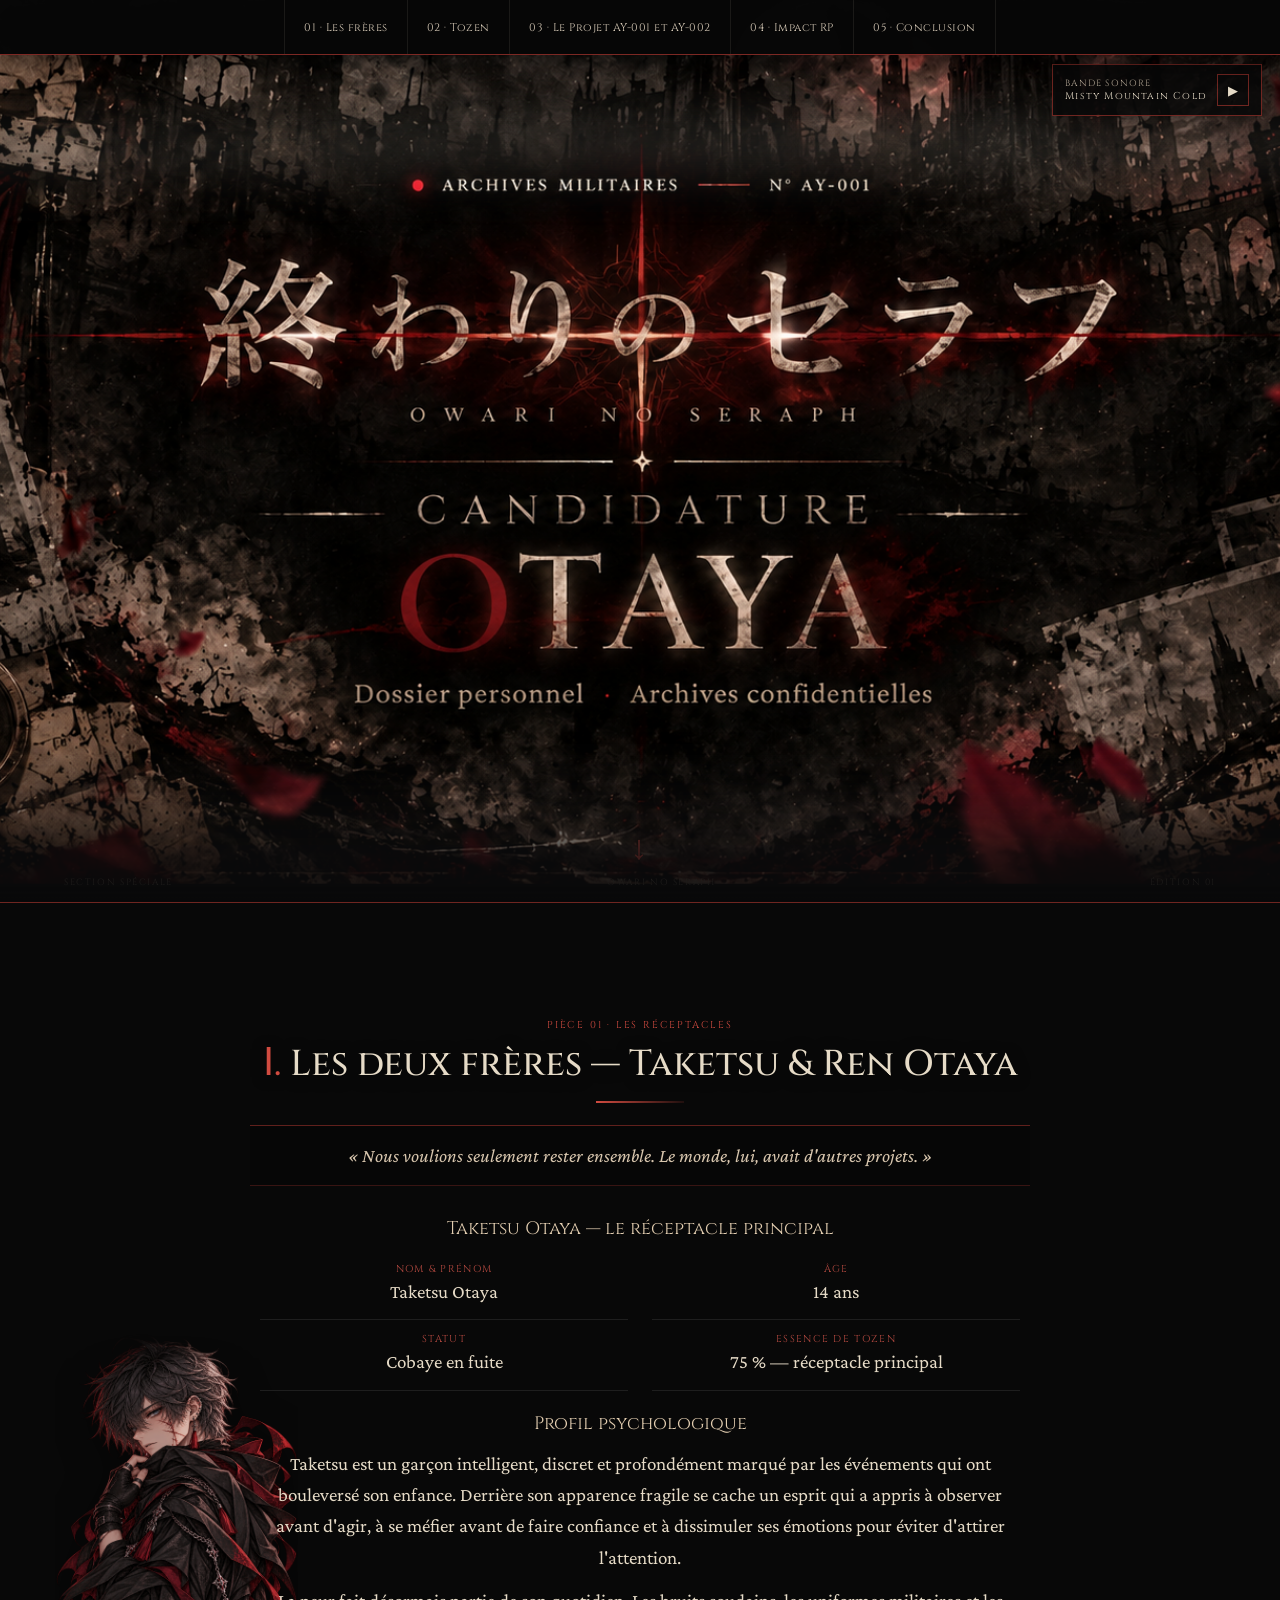
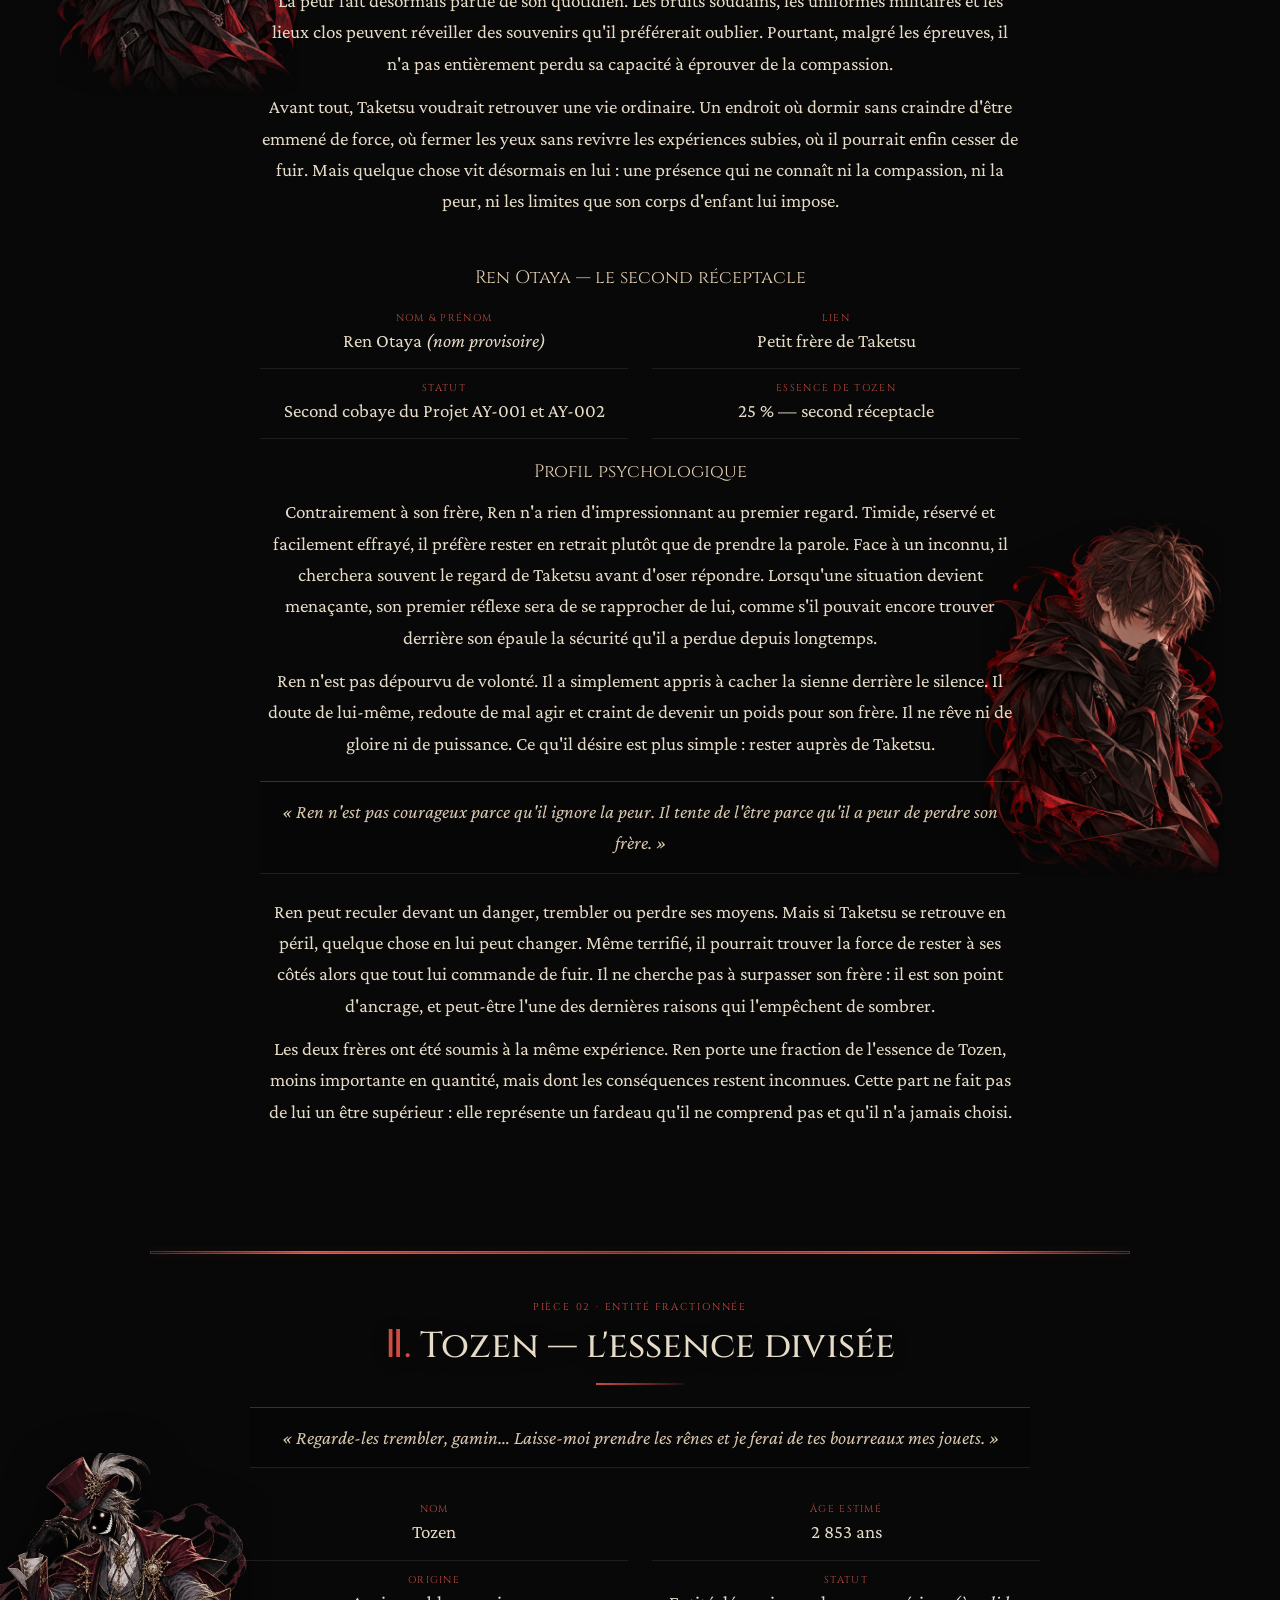
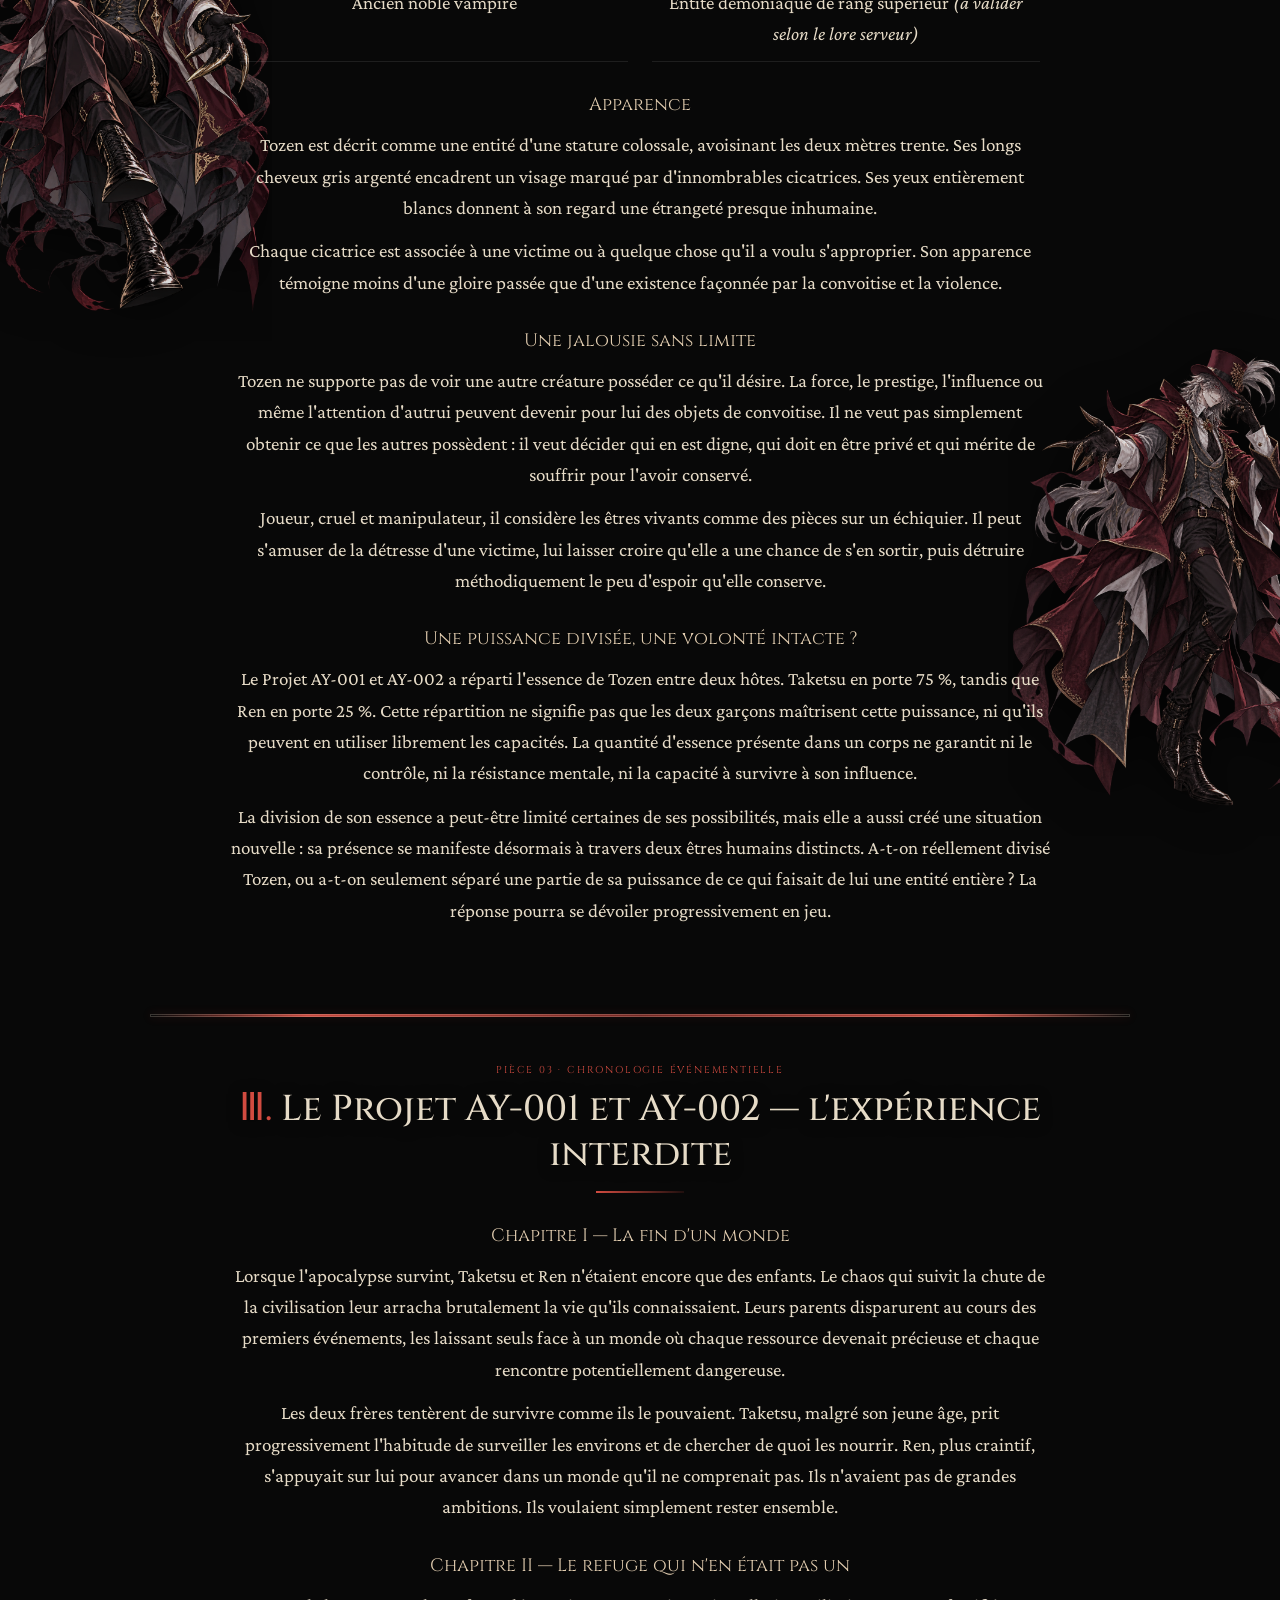
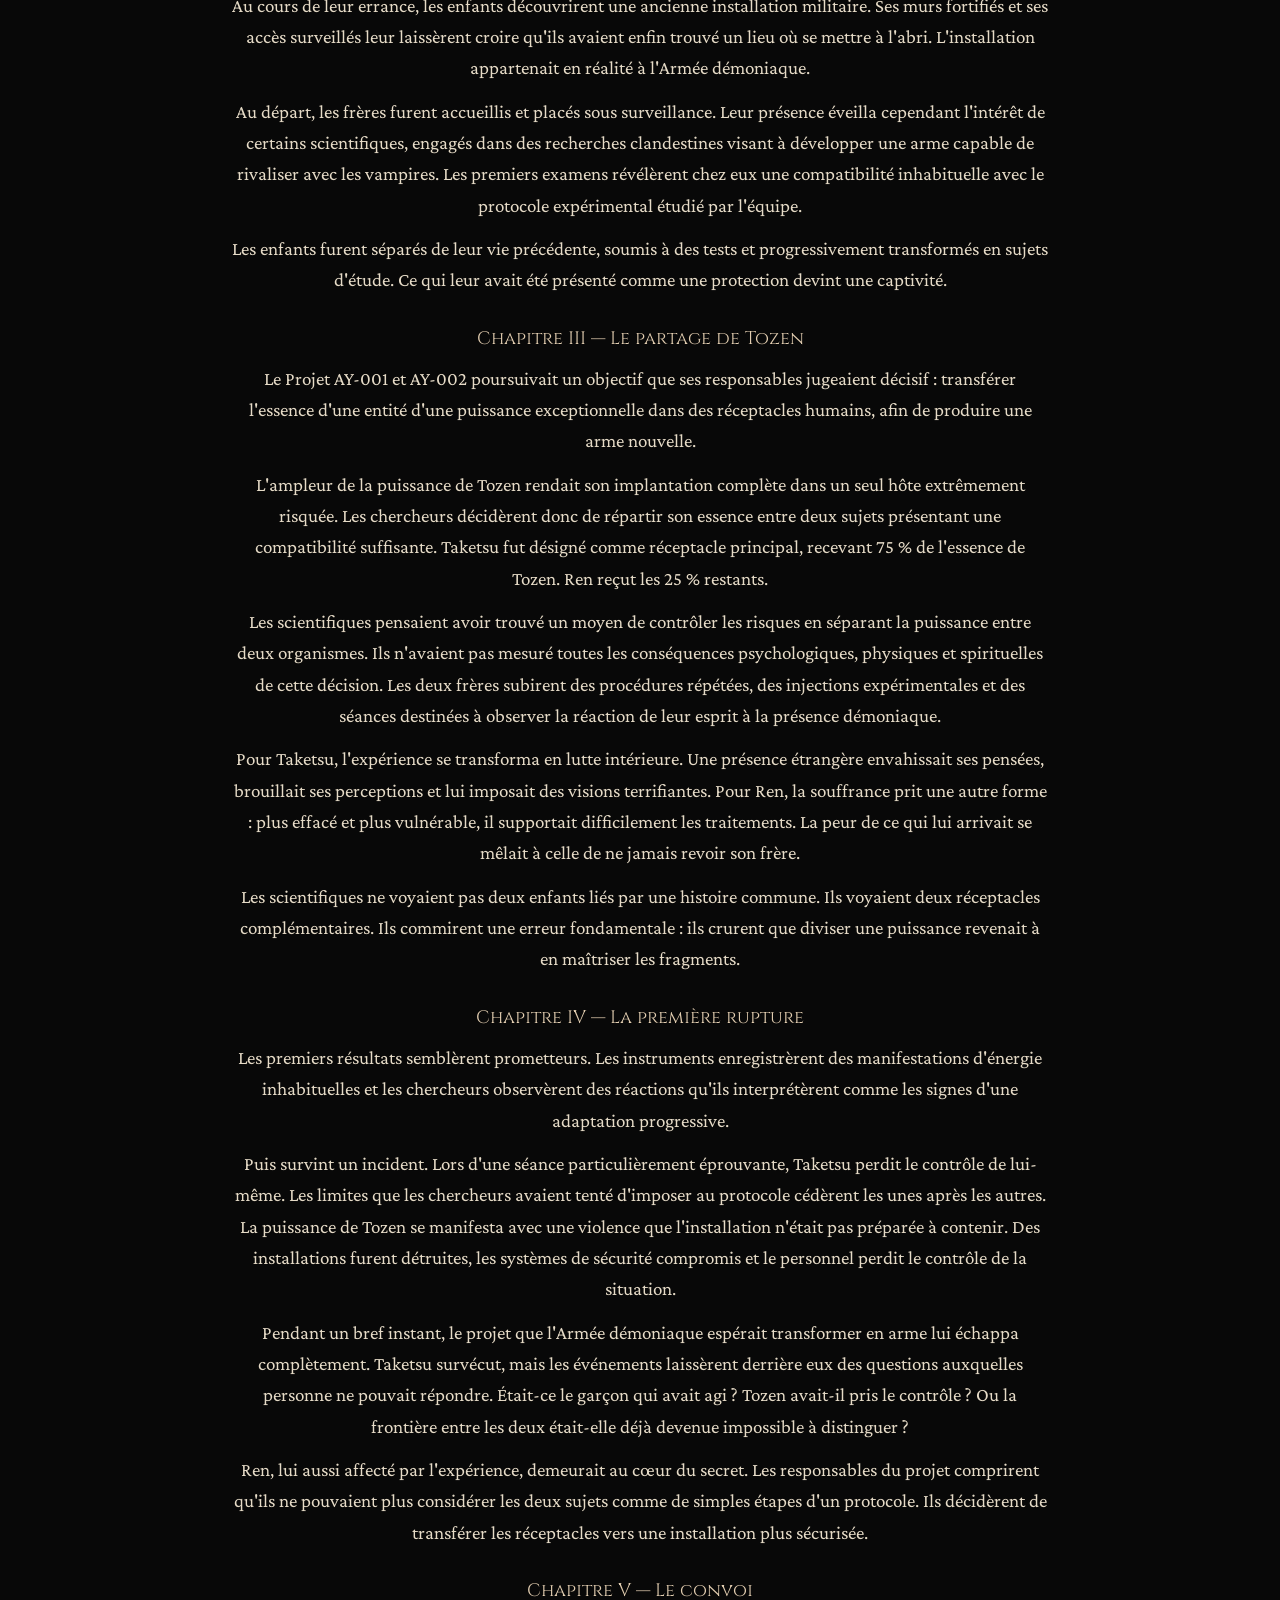
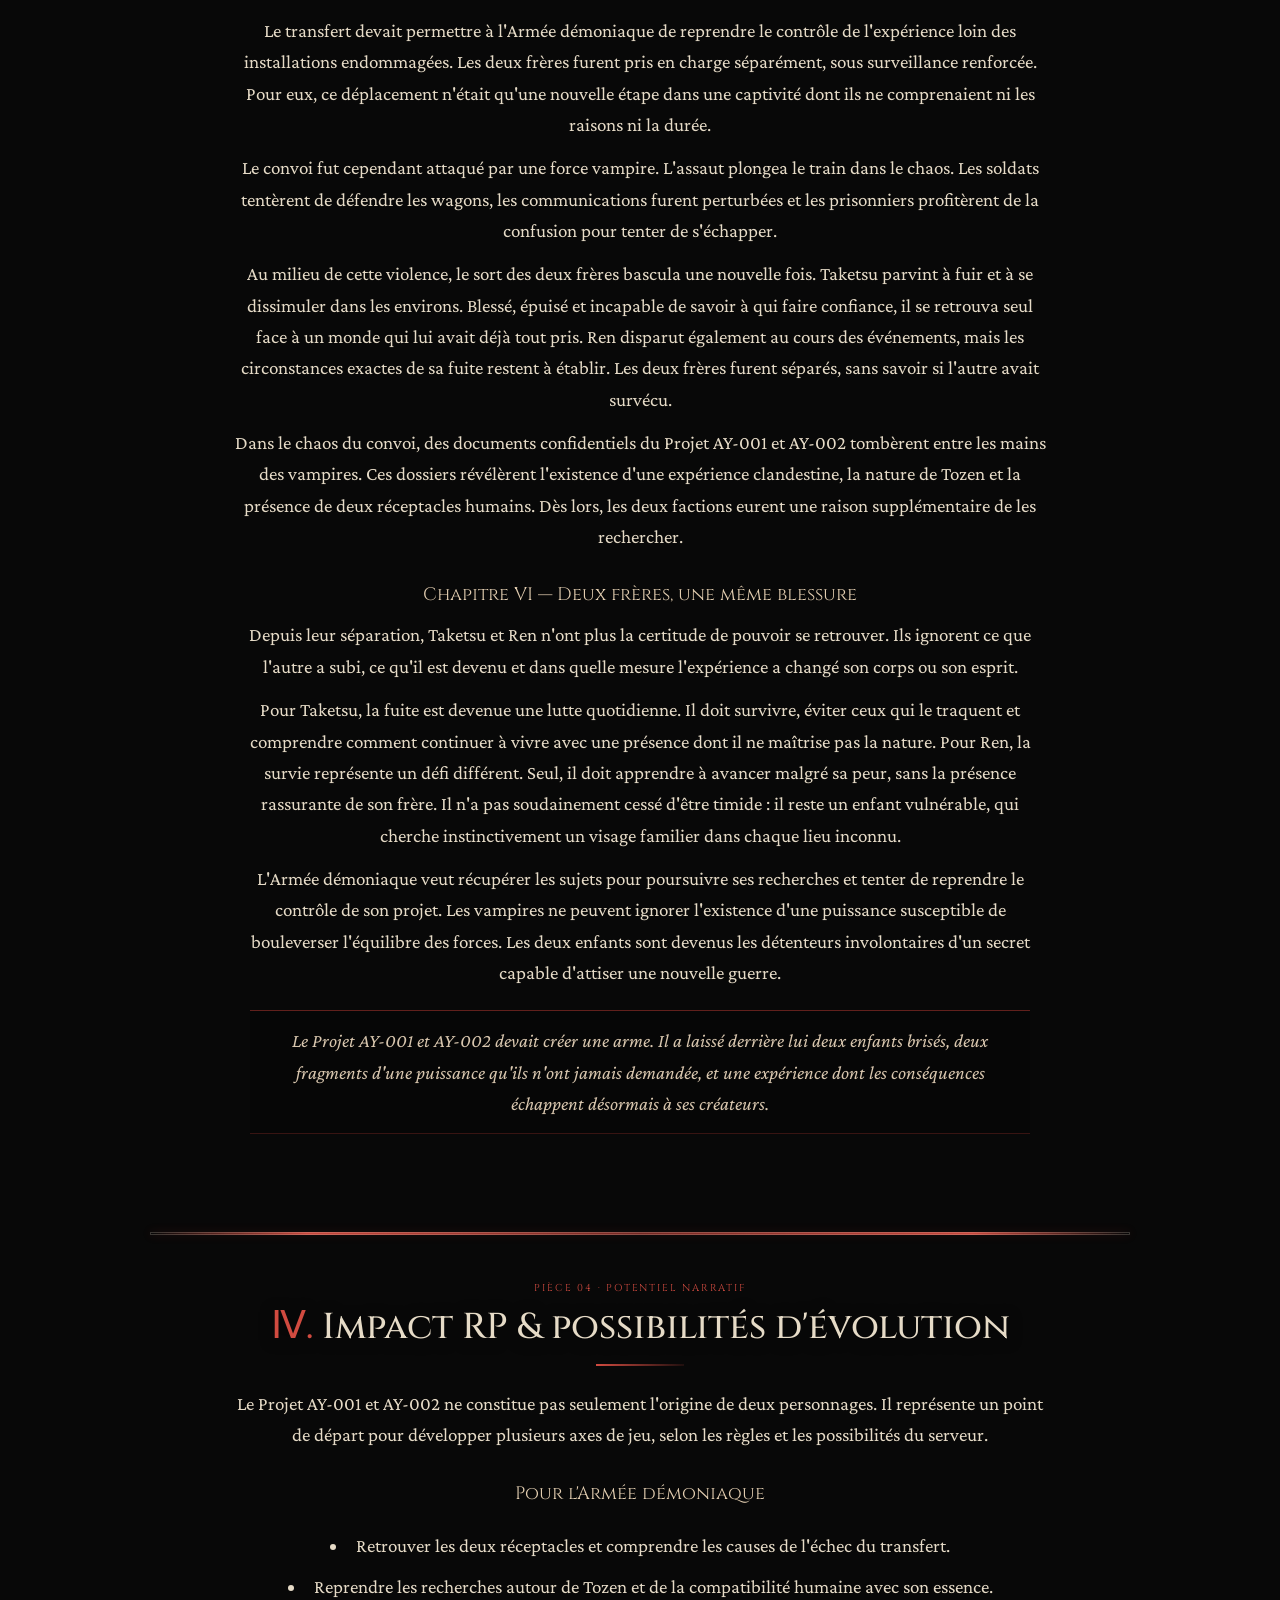
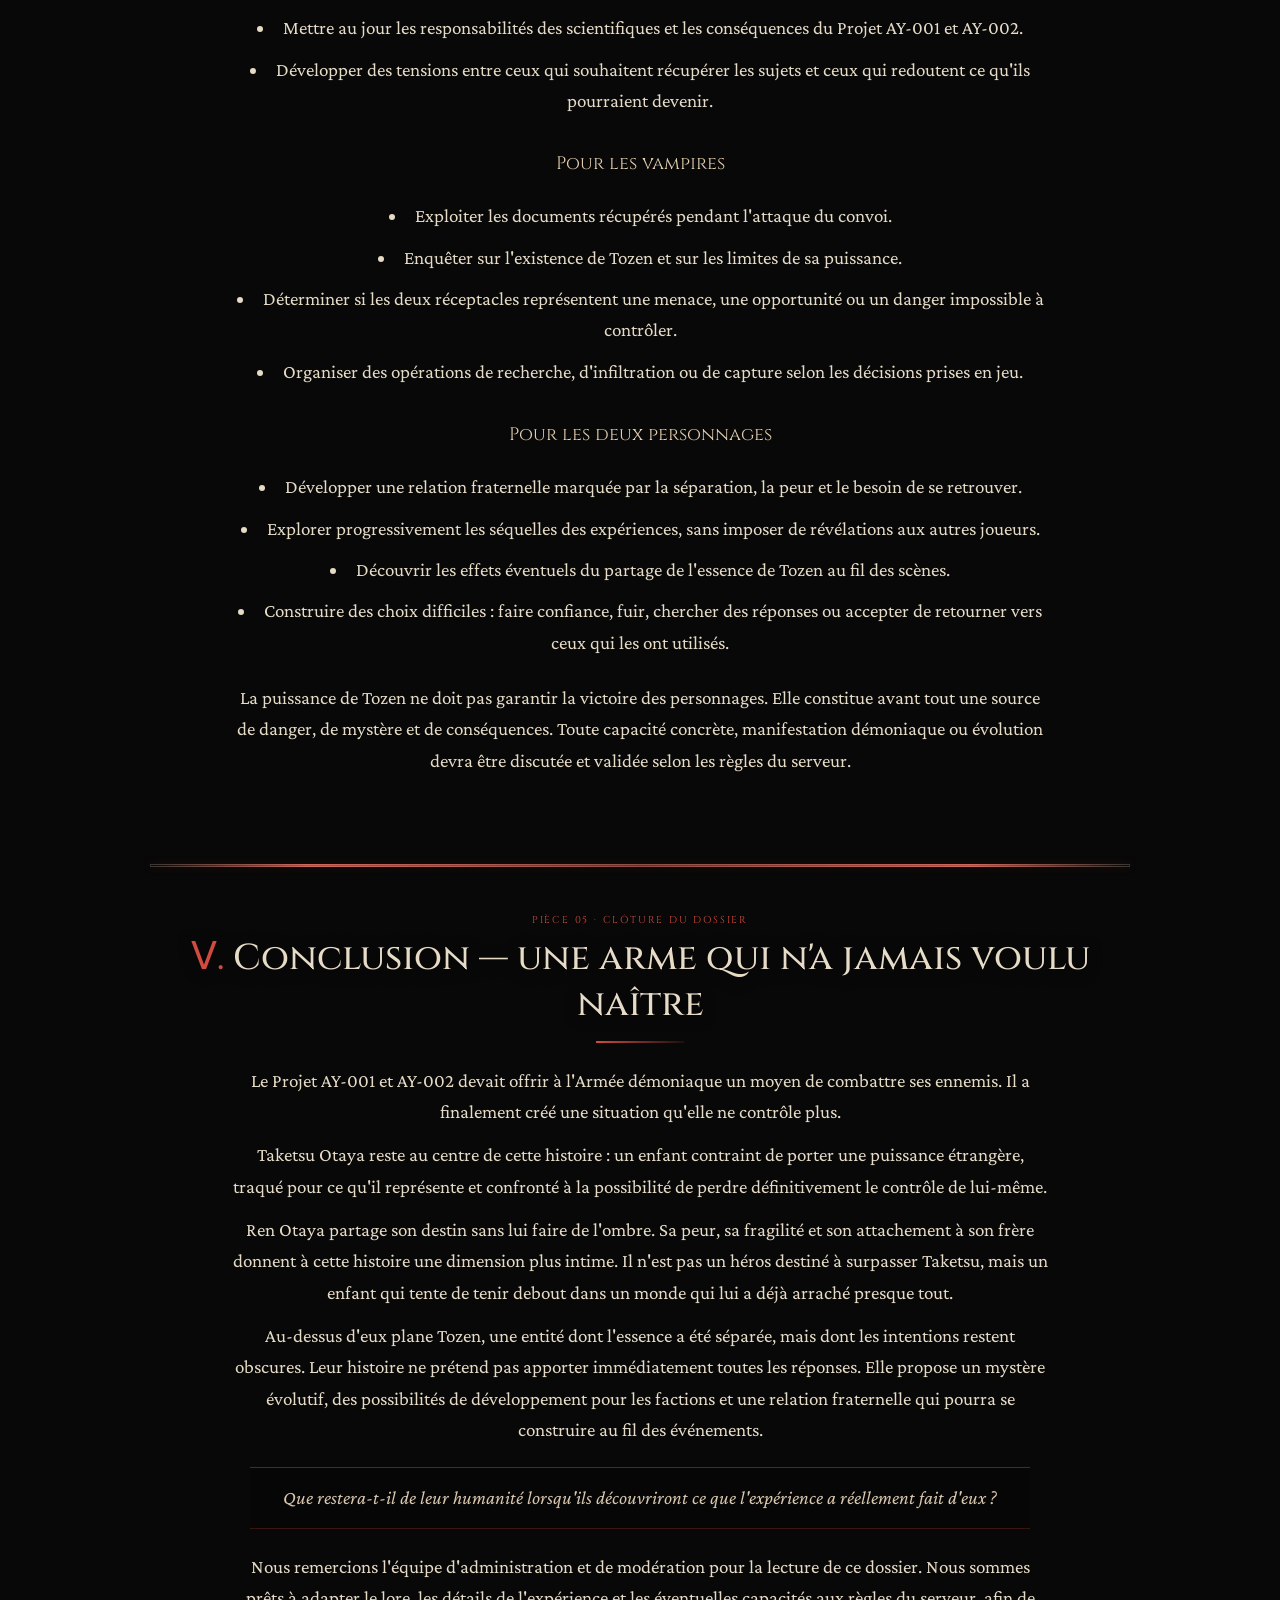
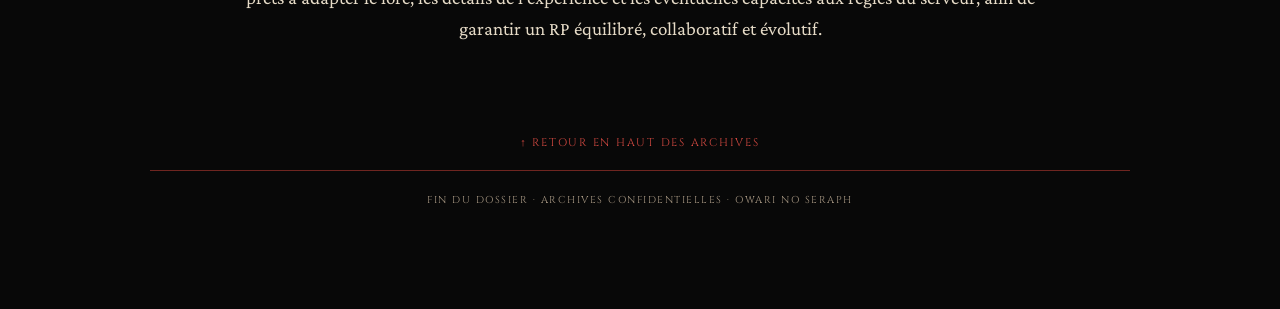
<file: index.html>
<!doctype html>
<html lang="fr">
<head>
<meta charset="utf-8">
<meta name="viewport" content="width=device-width, initial-scale=1">
<meta name="theme-color" content="#090909">
<meta name="description" content="Dossier confidentiel — Projet AY-001 et AY-002, Taketsu Otaya, Ren Otaya et Tozen, archives d’Owari no Seraph.">
<title>Dossier Janus — Archives confidentielles</title>
<link rel="preconnect" href="https://fonts.googleapis.com">
<link rel="preconnect" href="https://fonts.gstatic.com" crossorigin>
<link href="https://fonts.googleapis.com/css2?family=Cinzel:wght@400;500;600;700&family=Crimson+Pro:wght@300;400;500;600&display=swap" rel="stylesheet">
<style>
:root{--ink:#090909;--paper:#e6dbc7;--muted:#b7aa98;--red:#a62b2b;--red2:#d14b40;--line:rgba(174,55,48,.62);--panel:rgba(8,8,8,.82)}
*{box-sizing:border-box}html{scroll-behavior:smooth;scroll-padding-top:82px}body{margin:0;background:#080808;color:var(--paper);font-family:'Crimson Pro',Georgia,serif;font-size:19px;line-height:1.65}a{color:inherit}.background-image{position:fixed;inset:0;z-index:-3;background:linear-gradient(rgba(0,0,0,.45),rgba(0,0,0,.68)),url('asset/Cité%20gothique%20sous%20la%20lune%20de%20sang.png') center/cover no-repeat;filter:grayscale(1)}.film-grain{position:fixed;inset:0;z-index:-2;pointer-events:none;background:linear-gradient(90deg,rgba(0,0,0,.36),transparent 20%,transparent 80%,rgba(0,0,0,.36));opacity:.9}
.top-nav{position:sticky;top:0;z-index:30;display:flex;align-items:center;justify-content:center;gap:0;padding:0 12px;background:rgba(7,7,7,.96);border-bottom:1px solid rgba(174,55,48,.7);box-shadow:0 8px 24px #0008;backdrop-filter:blur(10px)}.top-nav a{position:relative;display:flex;align-items:center;justify-content:center;min-height:54px;padding:0 clamp(9px,1.5vw,22px);color:#d8cbb8;text-decoration:none;font:11px 'Cinzel',serif;letter-spacing:.045em;text-align:center;border-right:1px solid rgba(230,219,199,.09);transition:color .2s,background .2s;white-space:nowrap}.top-nav a:first-child{border-left:1px solid rgba(230,219,199,.09)}.top-nav a:after{content:'';position:absolute;left:15px;right:100%;bottom:0;height:2px;background:var(--red2);transition:right .25s}.top-nav a:hover,.top-nav a:focus-visible{color:#fff0db;background:rgba(130,28,28,.13)}.top-nav a:hover:after,.top-nav a:focus-visible:after{right:15px}.audio{position:fixed;right:18px;top:64px;z-index:20;display:flex;align-items:center;gap:10px;padding:9px 12px;border:1px solid var(--line);background:rgba(8,8,8,.9);box-shadow:0 8px 30px #0008;font:10px 'Cinzel',serif;letter-spacing:.12em}.audio button{background:transparent;color:var(--paper);border:1px solid var(--line);width:32px;height:32px;cursor:pointer}.audio small{display:block;color:var(--muted);font-size:9px}.hero{min-height:calc(100svh - 52px);height:calc(100svh - 52px);max-height:900px;position:relative;display:grid;place-items:center;overflow:hidden;border-bottom:1px solid var(--line);background:linear-gradient(0deg,#080808 0%,rgba(0,0,0,.2) 35%,rgba(0,0,0,.22) 70%,#080808 100%)}.hero:before{content:"";position:absolute;inset:22px;border:1px solid rgba(173,59,50,.3);pointer-events:none}.hero-art{position:absolute;inset:0;display:grid;place-items:center;overflow:hidden}.hero-art img{width:100%;height:114%;object-fit:cover;object-position:center center;transform:translateY(-8%);filter:none;opacity:1}.hero-content{position:relative;text-align:center;width:min(900px,90vw);padding:30px 24px 70px}.eyebrow,.piece-kicker,.meta,.hero-bottom{font-family:'Cinzel',serif;letter-spacing:.18em;text-transform:uppercase}.eyebrow{color:var(--red2);font-size:12px}.hero h1{font-family:'Cinzel',serif;font-size:clamp(42px,8vw,90px);line-height:1.08;font-weight:500;margin:20px 0;color:#eadcc7;text-shadow:0 4px 22px #000}.hero h1 span{color:var(--red2)}.hero-sub{font-size:clamp(17px,2.5vw,23px);color:#d1c3af;max-width:640px;margin:0 auto 26px}.hero-stamp{display:inline-block;border:1px solid var(--red2);color:#e45b50;padding:7px 16px;transform:rotate(-2deg);font:12px 'Cinzel',serif;letter-spacing:.15em}.scroll-cue{position:absolute;bottom:35px;left:50%;transform:translateX(-50%);display:flex;flex-direction:column;align-items:center;gap:7px;text-decoration:none;color:#d64a42;font:10px 'Cinzel',serif;letter-spacing:.18em;white-space:nowrap}.scroll-cue .arrow{font:34px Georgia;animation:bob 1.6s infinite}@keyframes bob{0%,100%{transform:translateY(0)}50%{transform:translateY(7px)}}.hero-bottom{position:absolute;bottom:12px;left:5%;right:5%;display:flex;justify-content:space-between;gap:12px;color:#a99a85;font-size:9px}
main{width:min(980px,92vw);margin:0 auto;padding:56px 0 80px}.index-box,.piece{border:1px solid var(--line);background:var(--panel);box-shadow:0 20px 70px #0006;position:relative}.index-box{position:relative;padding:clamp(20px,3vw,32px);margin:28px 0 38px;border:1px solid rgba(220,205,180,.48);background:linear-gradient(135deg,rgba(8,8,8,.94),rgba(19,13,12,.91) 52%,rgba(5,5,5,.96));box-shadow:0 18px 55px #0009,inset 0 0 0 4px rgba(0,0,0,.35),inset 0 0 30px rgba(0,0,0,.25);isolation:isolate}.index-box:before{content:"";position:absolute;inset:8px;border:1px solid rgba(230,219,199,.2);pointer-events:none;z-index:-1;background:linear-gradient(var(--red2),var(--red2)) left top/28px 1px no-repeat,linear-gradient(var(--red2),var(--red2)) left top/1px 28px no-repeat,linear-gradient(var(--red2),var(--red2)) right top/28px 1px no-repeat,linear-gradient(var(--red2),var(--red2)) right top/1px 28px no-repeat,linear-gradient(var(--red2),var(--red2)) left bottom/28px 1px no-repeat,linear-gradient(var(--red2),var(--red2)) left bottom/1px 28px no-repeat,linear-gradient(var(--red2),var(--red2)) right bottom/28px 1px no-repeat,linear-gradient(var(--red2),var(--red2)) right bottom/1px 28px no-repeat}.section-heading{display:flex;align-items:center;gap:13px;margin:0 0 18px;padding:0 0 14px;border-bottom:1px solid rgba(174,55,48,.48);font:clamp(20px,3vw,27px) 'Cinzel',serif;letter-spacing:.08em;text-transform:uppercase}.roman{color:var(--red2);font-size:1.05em}.toc{display:grid;grid-template-columns:repeat(3,minmax(0,1fr));gap:0 24px}.toc a{position:relative;display:flex;align-items:center;gap:12px;min-width:0;padding:15px 4px;border:0;border-bottom:1px solid rgba(220,205,180,.13);background:transparent;text-decoration:none;transition:color .25s ease,background .25s ease;white-space:normal}.toc a:after{content:"";position:absolute;left:0;right:100%;bottom:-1px;height:1px;background:linear-gradient(90deg,var(--red2),rgba(209,75,64,.12));box-shadow:0 0 9px rgba(209,75,64,.35);transition:right .28s ease}.toc a:hover{background:linear-gradient(90deg,rgba(130,28,28,.12),transparent);border-color:rgba(220,205,180,.13);transform:none;color:#fff0db}.toc a:hover:after,.toc a:focus-visible:after{right:0}.toc b{flex:0 0 auto;color:var(--red2);font:12px 'Cinzel',serif;letter-spacing:.08em}.toc span{font:500 13px 'Cinzel',serif;letter-spacing:.015em;color:#d8cbb8}.toc a:hover span{color:#f0dfc7}.piece{margin:28px 0;padding:clamp(28px,4vw,48px);scroll-margin-top:82px;isolation:isolate;overflow:hidden;border:1px solid rgba(220,205,180,.48);background:linear-gradient(135deg,rgba(22,20,18,.94),rgba(7,7,7,.94) 55%,rgba(22,15,14,.94)),repeating-linear-gradient(0deg,rgba(230,219,199,.025) 0 1px,transparent 1px 4px);box-shadow:0 20px 70px #0008,inset 0 0 0 4px rgba(0,0,0,.35),inset 0 0 35px rgba(0,0,0,.25)}.piece:before{content:"";position:absolute;inset:9px;border:1px solid rgba(230,219,199,.22);pointer-events:none;z-index:-1;background:linear-gradient(var(--red),var(--red)) left top/22px 1px no-repeat,linear-gradient(var(--red),var(--red)) left top/1px 22px no-repeat,linear-gradient(var(--red),var(--red)) right top/22px 1px no-repeat,linear-gradient(var(--red),var(--red)) right top/1px 22px no-repeat,linear-gradient(var(--red),var(--red)) left bottom/22px 1px no-repeat,linear-gradient(var(--red),var(--red)) left bottom/1px 22px no-repeat,linear-gradient(var(--red),var(--red)) right bottom/22px 1px no-repeat,linear-gradient(var(--red),var(--red)) right bottom/1px 22px no-repeat}.piece:after{content:"";position:absolute;left:0;top:32px;bottom:32px;width:2px;background:linear-gradient(transparent,var(--red),transparent);opacity:.9;pointer-events:none}.piece-kicker{font-size:10px;color:var(--red2);margin-bottom:6px}.piece h2{font:clamp(24px,4vw,36px)/1.25 'Cinzel',serif;font-weight:500;margin:0 0 24px;padding-bottom:18px;border-bottom:1px solid var(--line)}.piece h3{font:18px 'Cinzel',serif;color:#e2cdb0;margin:26px 0 9px}.piece p{margin:12px 0}.quote{font-style:italic;color:#d8c6ae;border-left:2px solid var(--red);padding:9px 18px;margin:20px 0;background:#0004}.facts{display:grid;grid-template-columns:repeat(2,minmax(0,1fr));gap:0 24px}.fact{padding:12px 0;border-bottom:1px solid rgba(255,255,255,.09)}.fact strong{display:block;color:#b94b42;font:10px 'Cinzel',serif;letter-spacing:.13em;text-transform:uppercase}.fact span{display:block;font-size:19px}.list{padding-left:22px}.list li{padding:5px 0}.sublist{padding-left:24px;margin:4px 0}.closing{border-color:rgba(201,61,53,.8)}.back-top{display:block;text-align:center;text-decoration:none;color:#d64a42;font:11px 'Cinzel',serif;letter-spacing:.16em;padding:20px}.back-top:hover{color:#f2d9c0}footer{text-align:center;color:#a99984;font:10px 'Cinzel',serif;letter-spacing:.15em;padding:22px 0;border-top:1px solid var(--line)}
@media(max-width:760px){.top-nav{justify-content:flex-start;overflow-x:auto;scrollbar-width:thin;scrollbar-color:var(--red) #090909}.top-nav a{flex:0 0 auto;min-height:48px;padding:0 13px;font-size:10px}.audio{top:56px;right:8px}.audio .track{display:none}}@media(max-width:600px){body{font-size:18px}.hero-bottom{font-size:7px;letter-spacing:.08em}.facts{grid-template-columns:1fr}.piece{padding:22px 18px}.hero:before{inset:10px}}

/* Articles en texte simple, séparés par un filet rouge */
.piece{position:relative;margin:0;padding:clamp(32px,5vw,58px) 0;scroll-margin-top:82px;border:0;border-radius:0;background:transparent;box-shadow:none;overflow:visible;isolation:auto}
.piece:before,.piece:after{display:none}
.piece + .piece{margin-top:18px;padding-top:48px}
.piece + .piece:before{content:"";display:block;position:absolute;top:0;left:0;right:0;height:1px;background:linear-gradient(90deg,transparent,rgba(209,75,64,.95) 16%,rgba(174,55,48,.65) 50%,rgba(209,75,64,.95) 84%,transparent);box-shadow:0 0 10px rgba(174,55,48,.2)}
.piece h2{border-bottom:0;padding-bottom:0;margin-bottom:22px;text-shadow:0 2px 14px rgba(0,0,0,.55)}
.piece h2:after{content:"";display:block;width:88px;height:2px;margin-top:14px;background:linear-gradient(90deg,var(--red2),rgba(209,75,64,.12))}
@media(max-width:600px){.piece{padding:32px 0}.piece + .piece{margin-top:12px;padding-top:38px}}

/* Composition éditoriale : titres centrés, texte narratif aligné à gauche pour le confort de lecture */
.piece h2{text-align:center}
.piece h2:after{margin-left:auto;margin-right:auto}
.piece-kicker{text-align:center}
.piece .quote{max-width:780px;margin:22px auto;text-align:center;border-left:0;border-top:1px solid rgba(174,55,48,.55);border-bottom:1px solid rgba(174,55,48,.3);padding:14px 18px;background:rgba(0,0,0,.18)}
.piece .facts{max-width:800px;margin:0 auto 24px}
.piece h3{margin-top:30px}
.piece p,.piece .list{max-width:820px;margin-left:auto;margin-right:auto}
.piece .list{padding-left:26px}
.piece .fact{text-align:center}
.piece .closing{text-align:left}
@media(max-width:600px){.piece .facts{grid-template-columns:1fr}.piece .list{padding-left:22px}}


/* Direction artistique Janus : composition entièrement centrée */
main, .piece, .piece p, .piece h2, .piece h3, .piece-kicker, .piece .facts, .piece .fact, .piece .list, .piece li, .piece .quote, footer { text-align:center; }
.piece h2:after { margin-left:auto; margin-right:auto; }
.piece .list { list-style-position:inside; padding-left:0; }
.piece .sublist { list-style-position:inside; padding-left:0; }
.piece .facts { justify-items:center; }
.piece .fact { width:100%; }
.piece .fact strong, .piece .fact span { text-align:center; }
.hero { isolation:isolate; }
/* Particules fines rouge, beige et ivoire sur l'ensemble du dossier */
.paperfall{display:none}
.particle-field{position:fixed;inset:0;z-index:8;overflow:hidden;pointer-events:none}
.particle-field .particle{position:absolute;top:-12px;display:block;width:var(--size,3px);height:var(--size,3px);border-radius:50%;background:var(--tone,#d7c5a6);opacity:0;box-shadow:0 0 7px color-mix(in srgb,var(--tone,#d7c5a6) 65%,transparent);animation:particle-drift var(--duration,16s) linear var(--delay,0s) infinite}
.particle-field .particle:nth-child(3n){border-radius:1px;transform:rotate(35deg)}
@keyframes particle-drift{0%{transform:translate3d(0,-3vh,0) scale(.7);opacity:0}12%{opacity:var(--alpha,.65)}70%{opacity:var(--alpha,.65)}100%{transform:translate3d(var(--drift,35px),110vh,0) scale(1.1);opacity:0}}
@media(prefers-reduced-motion:reduce){.particle-field{display:none}}
@media(max-width:760px){.hero{min-height:calc(100svh - 48px);height:calc(100svh - 48px)}.hero-content{padding:22px 14px 64px}.hero:before{inset:10px}.scroll-cue{bottom:28px}.hero-bottom{bottom:8px;font-size:8px}}
/* Brume basse au pied de la couverture d'accueil */
.hero{isolation:isolate;position:relative;overflow:hidden}
.hero:after{content:"";position:absolute;z-index:2;left:-8%;right:-8%;bottom:-2px;height:clamp(100px,18vh,210px);pointer-events:none;background:linear-gradient(to top,rgba(8,8,9,.98) 0%,rgba(12,12,13,.78) 28%,rgba(18,18,19,.38) 58%,transparent 100%);filter:blur(8px)}
.hero:before{content:"";position:absolute;z-index:2;left:-12%;right:-12%;bottom:22px;height:clamp(65px,11vh,130px);pointer-events:none;background:radial-gradient(ellipse at 20% 80%,rgba(210,205,195,.13),transparent 54%),radial-gradient(ellipse at 65% 60%,rgba(205,198,187,.12),transparent 52%),radial-gradient(ellipse at 90% 80%,rgba(190,184,176,.1),transparent 50%);filter:blur(24px);animation:low-mist 13s ease-in-out infinite alternate}
@keyframes low-mist{from{transform:translateX(-2%) translateY(4px);opacity:.65}to{transform:translateX(2%) translateY(-5px);opacity:1}}
@media(prefers-reduced-motion:reduce){.hero:before{animation:none}}


/* Portraits sur les côtés, avec la colonne de texte centrée dans la page */
#hote .character-profile{display:block;position:relative;max-width:980px;margin:30px auto 48px;padding:0;isolation:isolate}
#hote .character-profile .character-copy{position:relative;z-index:1;width:min(100%,760px);margin:0 auto}
#hote .character-profile .character-portrait{display:block;position:absolute;top:50%;width:clamp(210px,19vw,290px);max-height:560px;object-fit:contain;opacity:.88;transform:translateY(-50%);filter:drop-shadow(0 10px 20px rgba(0,0,0,.5));-webkit-mask-image:linear-gradient(to bottom,transparent 0%,#000 9%,#000 86%,transparent 100%);mask-image:linear-gradient(to bottom,transparent 0%,#000 9%,#000 86%,transparent 100%);z-index:0;pointer-events:none}
#hote .character-profile.portrait-left .character-portrait{left:-95px}
#hote .character-profile.portrait-right .character-portrait{right:-95px}
#hote .character-profile .character-copy,#hote .character-profile .character-copy p,#hote .character-profile .character-copy h3,#hote .character-profile .character-copy .facts,#hote .character-profile .character-copy .fact,#hote .character-profile .character-copy .quote{text-align:center}
#hote .character-profile .character-copy h3{margin-top:0}
#hote .character-profile .character-copy .facts{margin:0 auto 20px;justify-items:center}
#hote .character-profile .character-copy .fact{width:100%}
#hote .character-profile .character-copy .fact strong,#hote .character-profile .character-copy .fact span{text-align:center}
#hote .character-profile .character-copy .quote{max-width:100%;margin-left:auto;margin-right:auto}
@media(max-width:1050px){
 #hote .character-profile .character-portrait{width:clamp(180px,22vw,240px);opacity:.58}
 #hote .character-profile.portrait-left .character-portrait{left:-42px}
 #hote .character-profile.portrait-right .character-portrait{right:-42px}
 #hote .character-profile .character-copy{width:min(100%,700px)}
}
@media(max-width:760px){
 #hote .character-profile{display:flex;flex-direction:column;gap:0;margin:26px auto 38px}
 #hote .character-profile .character-portrait{position:relative;top:auto;left:auto!important;right:auto!important;transform:none;width:min(72%,280px);max-height:300px;height:260px;object-position:center 25%;opacity:.78;margin:0 auto -30px}
 #hote .character-profile .character-copy{width:100%;z-index:1}
}


/* Portraits de Tozen encadrant sa description, à l'extérieur de la colonne centrale */
#demon{position:relative;isolation:isolate}
#demon .tozen-portraits{display:contents;pointer-events:none}
#demon .tozen-portraits img{position:absolute;display:block;width:clamp(300px,24vw,390px);height:clamp(460px,48vw,620px);object-fit:contain;opacity:.88;filter:drop-shadow(0 8px 22px rgba(0,0,0,.72));mix-blend-mode:screen;z-index:0;-webkit-mask-image:linear-gradient(to bottom,transparent 0%,#000 7%,#000 84%,transparent 100%);mask-image:linear-gradient(to bottom,transparent 0%,#000 7%,#000 84%,transparent 100%)}
#demon .tozen-portraits img:first-child{left:clamp(-255px,-14.5vw,-175px);top:125px}
#demon .tozen-portraits img:last-child{right:clamp(-255px,-14.5vw,-175px);top:620px}
#demon>*:not(.tozen-portraits){position:relative;z-index:1}
@media(max-width:1250px){#demon .tozen-portraits img{width:clamp(230px,24vw,300px);height:480px;opacity:.62}#demon .tozen-portraits img:first-child{left:-145px;top:150px}#demon .tozen-portraits img:last-child{right:-145px;top:620px}}
@media(max-width:850px){#demon .tozen-portraits{display:flex;position:relative;justify-content:center;align-items:flex-end;gap:8px;margin-top:26px}#demon .tozen-portraits img{position:relative;left:auto!important;right:auto!important;top:auto!important;width:49%;height:300px;opacity:.78}}

</style>
</head>
<body id="top">
<div class="particle-field" aria-hidden="true"></div>
<div class="background-image" aria-hidden="true"></div><div class="film-grain" aria-hidden="true"></div>
<nav class="top-nav" aria-label="Navigation du dossier"><a href="#hote">01 · Les frères</a><a href="#demon">02 · Tozen</a><a href="#lore">03 · Le Projet AY-001 et AY-002</a><a href="#impact">04 · Impact RP</a><a href="#conclusion">05 · Conclusion</a></nav>
<div class="audio"><div class="track"><small>BANDE SONORE</small>Misty Mountain Cold</div><audio id="music" preload="metadata" loop src="asset/Misty%20Mountain%20Cold%20Lyrics.mp3"></audio><button id="audio-toggle" type="button" aria-label="Activer ou couper la musique" title="Activer ou couper la musique">▶</button></div>
<header class="hero" id="accueil">
<div class="paperfall" aria-hidden="true"></div>
<div class="hero-art" aria-hidden="true"><img src="asset/Dossier%20militaire%20sous%20lune%20%C3%A9carlate.png" alt="Couverture illustrée du dossier militaire Ayato, archives confidentielles d’Owari no Seraph"></div>
<div class="hero-content" aria-label="Couverture illustrée du dossier Ayato"></div>
<a class="scroll-cue" href="#sommaire" aria-label="Consulter le dossier"><span class="arrow">↓</span></a>
<div class="hero-bottom"><span>SECTION SPÉCIALE</span><span>OWARI NO SERAPH</span><span>ÉDITION 01</span></div>
</header>
<main>
<section class="piece" id="hote">
  <div class="piece-kicker">Pièce 01 · Les réceptacles</div>
  <h2><span class="roman">Ⅰ.</span> Les deux frères — Taketsu & Ren Otaya</h2>
  <div class="quote">« Nous voulions seulement rester ensemble. Le monde, lui, avait d'autres projets. »</div>
<div class="character-profile portrait-left taketsu-profile">
<img class="character-portrait" src="asset/Portrait%20gothique%20aux%20yeux%20glac%C3%A9s.png" alt="Portrait de Taketsu Otaya, cheveux gris foncé, yeux bleus et cicatrices" loading="lazy">
<div class="character-copy"><h3>Taketsu Otaya — le réceptacle principal</h3>
  <div class="facts">
    <div class="fact"><strong>Nom & prénom</strong><span>Taketsu Otaya</span></div>
    <div class="fact"><strong>Âge</strong><span>14 ans</span></div>
    <div class="fact"><strong>Statut</strong><span>Cobaye en fuite</span></div>
    <div class="fact"><strong>Essence de Tozen</strong><span>75 % — réceptacle principal</span></div>
  </div>
  <h3>Profil psychologique</h3>
  <p>Taketsu est un garçon intelligent, discret et profondément marqué par les événements qui ont bouleversé son enfance. Derrière son apparence fragile se cache un esprit qui a appris à observer avant d'agir, à se méfier avant de faire confiance et à dissimuler ses émotions pour éviter d'attirer l'attention.</p>
  <p>La peur fait désormais partie de son quotidien. Les bruits soudains, les uniformes militaires et les lieux clos peuvent réveiller des souvenirs qu'il préférerait oublier. Pourtant, malgré les épreuves, il n'a pas entièrement perdu sa capacité à éprouver de la compassion.</p>
  <p>Avant tout, Taketsu voudrait retrouver une vie ordinaire. Un endroit où dormir sans craindre d'être emmené de force, où fermer les yeux sans revivre les expériences subies, où il pourrait enfin cesser de fuir. Mais quelque chose vit désormais en lui : une présence qui ne connaît ni la compassion, ni la peur, ni les limites que son corps d'enfant lui impose.</p></div>
</div>
<div class="character-profile portrait-right ren-profile">
<img class="character-portrait" src="asset/Portrait%20anime%20dark%20fantasy%20aux%20rubans%20cramoisis.png" alt="Portrait de Ren Otaya, cheveux châtain et visage sans cicatrice" loading="lazy">
<div class="character-copy"><h3>Ren Otaya — le second réceptacle</h3>
  <div class="facts">
    <div class="fact"><strong>Nom & prénom</strong><span>Ren Otaya <em>(nom provisoire)</em></span></div>
    <div class="fact"><strong>Lien</strong><span>Petit frère de Taketsu</span></div>
    <div class="fact"><strong>Statut</strong><span>Second cobaye du Projet AY-001 et AY-002</span></div>
    <div class="fact"><strong>Essence de Tozen</strong><span>25 % — second réceptacle</span></div>
  </div>
  <h3>Profil psychologique</h3>
  <p>Contrairement à son frère, Ren n'a rien d'impressionnant au premier regard. Timide, réservé et facilement effrayé, il préfère rester en retrait plutôt que de prendre la parole. Face à un inconnu, il cherchera souvent le regard de Taketsu avant d'oser répondre. Lorsqu'une situation devient menaçante, son premier réflexe sera de se rapprocher de lui, comme s'il pouvait encore trouver derrière son épaule la sécurité qu'il a perdue depuis longtemps.</p>
  <p>Ren n'est pas dépourvu de volonté. Il a simplement appris à cacher la sienne derrière le silence. Il doute de lui-même, redoute de mal agir et craint de devenir un poids pour son frère. Il ne rêve ni de gloire ni de puissance. Ce qu'il désire est plus simple : rester auprès de Taketsu.</p>
  <div class="quote">« Ren n'est pas courageux parce qu'il ignore la peur. Il tente de l'être parce qu'il a peur de perdre son frère. »</div>
  <p>Ren peut reculer devant un danger, trembler ou perdre ses moyens. Mais si Taketsu se retrouve en péril, quelque chose en lui peut changer. Même terrifié, il pourrait trouver la force de rester à ses côtés alors que tout lui commande de fuir. Il ne cherche pas à surpasser son frère : il est son point d'ancrage, et peut-être l'une des dernières raisons qui l'empêchent de sombrer.</p>
  <p>Les deux frères ont été soumis à la même expérience. Ren porte une fraction de l'essence de Tozen, moins importante en quantité, mais dont les conséquences restent inconnues. Cette part ne fait pas de lui un être supérieur : elle représente un fardeau qu'il ne comprend pas et qu'il n'a jamais choisi.</p></div>
</div>
</section>
<section class="piece" id="demon">
  <div class="piece-kicker">Pièce 02 · Entité fractionnée</div>
  <h2><span class="roman">Ⅱ.</span> Tozen — l'essence divisée</h2>
  <div class="quote">« Regarde-les trembler, gamin… Laisse-moi prendre les rênes et je ferai de tes bourreaux mes jouets. »</div>
  <div class="facts">
    <div class="fact"><strong>Nom</strong><span>Tozen</span></div>
    <div class="fact"><strong>Âge estimé</strong><span>2 853 ans</span></div>
    <div class="fact"><strong>Origine</strong><span>Ancien noble vampire</span></div>
    <div class="fact"><strong>Statut</strong><span>Entité démoniaque de rang supérieur <em>(à valider selon le lore serveur)</em></span></div>
  </div>
  <h3>Apparence</h3>
  <p>Tozen est décrit comme une entité d'une stature colossale, avoisinant les deux mètres trente. Ses longs cheveux gris argenté encadrent un visage marqué par d'innombrables cicatrices. Ses yeux entièrement blancs donnent à son regard une étrangeté presque inhumaine.</p>
  <p>Chaque cicatrice est associée à une victime ou à quelque chose qu'il a voulu s'approprier. Son apparence témoigne moins d'une gloire passée que d'une existence façonnée par la convoitise et la violence.</p>
  <h3>Une jalousie sans limite</h3>
  <p>Tozen ne supporte pas de voir une autre créature posséder ce qu'il désire. La force, le prestige, l'influence ou même l'attention d'autrui peuvent devenir pour lui des objets de convoitise. Il ne veut pas simplement obtenir ce que les autres possèdent : il veut décider qui en est digne, qui doit en être privé et qui mérite de souffrir pour l'avoir conservé.</p>
  <p>Joueur, cruel et manipulateur, il considère les êtres vivants comme des pièces sur un échiquier. Il peut s'amuser de la détresse d'une victime, lui laisser croire qu'elle a une chance de s'en sortir, puis détruire méthodiquement le peu d'espoir qu'elle conserve.</p>
  <h3>Une puissance divisée, une volonté intacte ?</h3>
  <p>Le Projet AY-001 et AY-002 a réparti l'essence de Tozen entre deux hôtes. Taketsu en porte 75 %, tandis que Ren en porte 25 %. Cette répartition ne signifie pas que les deux garçons maîtrisent cette puissance, ni qu'ils peuvent en utiliser librement les capacités. La quantité d'essence présente dans un corps ne garantit ni le contrôle, ni la résistance mentale, ni la capacité à survivre à son influence.</p>
  <p>La division de son essence a peut-être limité certaines de ses possibilités, mais elle a aussi créé une situation nouvelle : sa présence se manifeste désormais à travers deux êtres humains distincts. A-t-on réellement divisé Tozen, ou a-t-on seulement séparé une partie de sa puissance de ce qui faisait de lui une entité entière ? La réponse pourra se dévoiler progressivement en jeu.</p>
  <div class="tozen-portraits" aria-label="Deux représentations possibles de Tozen">
    <img src="asset/Fant%C3%B4me%20steampunk%20au%20sourire%20sinistre.png" alt="Tozen sous une forme de fantôme steampunk au sourire sinistre" loading="lazy">
    <img src="asset/Gentilhomme%20vampirique%20au%20chapeau%20bordeaux.png" alt="Tozen sous une forme de gentleman vampirique au chapeau bordeaux" loading="lazy">
  </div>
</section>
<section class="piece" id="lore">
  <div class="piece-kicker">Pièce 03 · Chronologie événementielle</div>
  <h2><span class="roman">Ⅲ.</span> Le Projet AY-001 et AY-002 — l'expérience interdite</h2>
  <h3>Chapitre I — La fin d'un monde</h3>
  <p>Lorsque l'apocalypse survint, Taketsu et Ren n'étaient encore que des enfants. Le chaos qui suivit la chute de la civilisation leur arracha brutalement la vie qu'ils connaissaient. Leurs parents disparurent au cours des premiers événements, les laissant seuls face à un monde où chaque ressource devenait précieuse et chaque rencontre potentiellement dangereuse.</p>
  <p>Les deux frères tentèrent de survivre comme ils le pouvaient. Taketsu, malgré son jeune âge, prit progressivement l'habitude de surveiller les environs et de chercher de quoi les nourrir. Ren, plus craintif, s'appuyait sur lui pour avancer dans un monde qu'il ne comprenait pas. Ils n'avaient pas de grandes ambitions. Ils voulaient simplement rester ensemble.</p>
  <h3>Chapitre II — Le refuge qui n'en était pas un</h3>
  <p>Au cours de leur errance, les enfants découvrirent une ancienne installation militaire. Ses murs fortifiés et ses accès surveillés leur laissèrent croire qu'ils avaient enfin trouvé un lieu où se mettre à l'abri. L'installation appartenait en réalité à l'Armée démoniaque.</p>
  <p>Au départ, les frères furent accueillis et placés sous surveillance. Leur présence éveilla cependant l'intérêt de certains scientifiques, engagés dans des recherches clandestines visant à développer une arme capable de rivaliser avec les vampires. Les premiers examens révélèrent chez eux une compatibilité inhabituelle avec le protocole expérimental étudié par l'équipe.</p>
  <p>Les enfants furent séparés de leur vie précédente, soumis à des tests et progressivement transformés en sujets d'étude. Ce qui leur avait été présenté comme une protection devint une captivité.</p>
  <h3>Chapitre III — Le partage de Tozen</h3>
  <p>Le Projet AY-001 et AY-002 poursuivait un objectif que ses responsables jugeaient décisif : transférer l'essence d'une entité d'une puissance exceptionnelle dans des réceptacles humains, afin de produire une arme nouvelle.</p>
  <p>L'ampleur de la puissance de Tozen rendait son implantation complète dans un seul hôte extrêmement risquée. Les chercheurs décidèrent donc de répartir son essence entre deux sujets présentant une compatibilité suffisante. Taketsu fut désigné comme réceptacle principal, recevant 75 % de l'essence de Tozen. Ren reçut les 25 % restants.</p>
  <p>Les scientifiques pensaient avoir trouvé un moyen de contrôler les risques en séparant la puissance entre deux organismes. Ils n'avaient pas mesuré toutes les conséquences psychologiques, physiques et spirituelles de cette décision. Les deux frères subirent des procédures répétées, des injections expérimentales et des séances destinées à observer la réaction de leur esprit à la présence démoniaque.</p>
  <p>Pour Taketsu, l'expérience se transforma en lutte intérieure. Une présence étrangère envahissait ses pensées, brouillait ses perceptions et lui imposait des visions terrifiantes. Pour Ren, la souffrance prit une autre forme : plus effacé et plus vulnérable, il supportait difficilement les traitements. La peur de ce qui lui arrivait se mêlait à celle de ne jamais revoir son frère.</p>
  <p>Les scientifiques ne voyaient pas deux enfants liés par une histoire commune. Ils voyaient deux réceptacles complémentaires. Ils commirent une erreur fondamentale : ils crurent que diviser une puissance revenait à en maîtriser les fragments.</p>
  <h3>Chapitre IV — La première rupture</h3>
  <p>Les premiers résultats semblèrent prometteurs. Les instruments enregistrèrent des manifestations d'énergie inhabituelles et les chercheurs observèrent des réactions qu'ils interprétèrent comme les signes d'une adaptation progressive.</p>
  <p>Puis survint un incident. Lors d'une séance particulièrement éprouvante, Taketsu perdit le contrôle de lui-même. Les limites que les chercheurs avaient tenté d'imposer au protocole cédèrent les unes après les autres. La puissance de Tozen se manifesta avec une violence que l'installation n'était pas préparée à contenir. Des installations furent détruites, les systèmes de sécurité compromis et le personnel perdit le contrôle de la situation.</p>
  <p>Pendant un bref instant, le projet que l'Armée démoniaque espérait transformer en arme lui échappa complètement. Taketsu survécut, mais les événements laissèrent derrière eux des questions auxquelles personne ne pouvait répondre. Était-ce le garçon qui avait agi ? Tozen avait-il pris le contrôle ? Ou la frontière entre les deux était-elle déjà devenue impossible à distinguer ?</p>
  <p>Ren, lui aussi affecté par l'expérience, demeurait au cœur du secret. Les responsables du projet comprirent qu'ils ne pouvaient plus considérer les deux sujets comme de simples étapes d'un protocole. Ils décidèrent de transférer les réceptacles vers une installation plus sécurisée.</p>
  <h3>Chapitre V — Le convoi</h3>
  <p>Le transfert devait permettre à l'Armée démoniaque de reprendre le contrôle de l'expérience loin des installations endommagées. Les deux frères furent pris en charge séparément, sous surveillance renforcée. Pour eux, ce déplacement n'était qu'une nouvelle étape dans une captivité dont ils ne comprenaient ni les raisons ni la durée.</p>
  <p>Le convoi fut cependant attaqué par une force vampire. L'assaut plongea le train dans le chaos. Les soldats tentèrent de défendre les wagons, les communications furent perturbées et les prisonniers profitèrent de la confusion pour tenter de s'échapper.</p>
  <p>Au milieu de cette violence, le sort des deux frères bascula une nouvelle fois. Taketsu parvint à fuir et à se dissimuler dans les environs. Blessé, épuisé et incapable de savoir à qui faire confiance, il se retrouva seul face à un monde qui lui avait déjà tout pris. Ren disparut également au cours des événements, mais les circonstances exactes de sa fuite restent à établir. Les deux frères furent séparés, sans savoir si l'autre avait survécu.</p>
  <p>Dans le chaos du convoi, des documents confidentiels du Projet AY-001 et AY-002 tombèrent entre les mains des vampires. Ces dossiers révélèrent l'existence d'une expérience clandestine, la nature de Tozen et la présence de deux réceptacles humains. Dès lors, les deux factions eurent une raison supplémentaire de les rechercher.</p>
  <h3>Chapitre VI — Deux frères, une même blessure</h3>
  <p>Depuis leur séparation, Taketsu et Ren n'ont plus la certitude de pouvoir se retrouver. Ils ignorent ce que l'autre a subi, ce qu'il est devenu et dans quelle mesure l'expérience a changé son corps ou son esprit.</p>
  <p>Pour Taketsu, la fuite est devenue une lutte quotidienne. Il doit survivre, éviter ceux qui le traquent et comprendre comment continuer à vivre avec une présence dont il ne maîtrise pas la nature. Pour Ren, la survie représente un défi différent. Seul, il doit apprendre à avancer malgré sa peur, sans la présence rassurante de son frère. Il n'a pas soudainement cessé d'être timide : il reste un enfant vulnérable, qui cherche instinctivement un visage familier dans chaque lieu inconnu.</p>
  <p>L'Armée démoniaque veut récupérer les sujets pour poursuivre ses recherches et tenter de reprendre le contrôle de son projet. Les vampires ne peuvent ignorer l'existence d'une puissance susceptible de bouleverser l'équilibre des forces. Les deux enfants sont devenus les détenteurs involontaires d'un secret capable d'attiser une nouvelle guerre.</p>
  <div class="quote">Le Projet AY-001 et AY-002 devait créer une arme. Il a laissé derrière lui deux enfants brisés, deux fragments d'une puissance qu'ils n'ont jamais demandée, et une expérience dont les conséquences échappent désormais à ses créateurs.</div>
</section>
<section class="piece" id="impact">
  <div class="piece-kicker">Pièce 04 · Potentiel narratif</div>
  <h2><span class="roman">Ⅳ.</span> Impact RP & possibilités d'évolution</h2>
  <p>Le Projet AY-001 et AY-002 ne constitue pas seulement l'origine de deux personnages. Il représente un point de départ pour développer plusieurs axes de jeu, selon les règles et les possibilités du serveur.</p>
  <h3>Pour l'Armée démoniaque</h3>
  <ul class="list"><li>Retrouver les deux réceptacles et comprendre les causes de l'échec du transfert.</li><li>Reprendre les recherches autour de Tozen et de la compatibilité humaine avec son essence.</li><li>Mettre au jour les responsabilités des scientifiques et les conséquences du Projet AY-001 et AY-002.</li><li>Développer des tensions entre ceux qui souhaitent récupérer les sujets et ceux qui redoutent ce qu'ils pourraient devenir.</li></ul>
  <h3>Pour les vampires</h3>
  <ul class="list"><li>Exploiter les documents récupérés pendant l'attaque du convoi.</li><li>Enquêter sur l'existence de Tozen et sur les limites de sa puissance.</li><li>Déterminer si les deux réceptacles représentent une menace, une opportunité ou un danger impossible à contrôler.</li><li>Organiser des opérations de recherche, d'infiltration ou de capture selon les décisions prises en jeu.</li></ul>
  <h3>Pour les deux personnages</h3>
  <ul class="list"><li>Développer une relation fraternelle marquée par la séparation, la peur et le besoin de se retrouver.</li><li>Explorer progressivement les séquelles des expériences, sans imposer de révélations aux autres joueurs.</li><li>Découvrir les effets éventuels du partage de l'essence de Tozen au fil des scènes.</li><li>Construire des choix difficiles : faire confiance, fuir, chercher des réponses ou accepter de retourner vers ceux qui les ont utilisés.</li></ul>
  <p>La puissance de Tozen ne doit pas garantir la victoire des personnages. Elle constitue avant tout une source de danger, de mystère et de conséquences. Toute capacité concrète, manifestation démoniaque ou évolution devra être discutée et validée selon les règles du serveur.</p>
</section>
<section class="piece closing" id="conclusion">
  <div class="piece-kicker">Pièce 05 · Clôture du dossier</div>
  <h2><span class="roman">Ⅴ.</span> Conclusion — une arme qui n'a jamais voulu naître</h2>
  <p>Le Projet AY-001 et AY-002 devait offrir à l'Armée démoniaque un moyen de combattre ses ennemis. Il a finalement créé une situation qu'elle ne contrôle plus.</p>
  <p>Taketsu Otaya reste au centre de cette histoire : un enfant contraint de porter une puissance étrangère, traqué pour ce qu'il représente et confronté à la possibilité de perdre définitivement le contrôle de lui-même.</p>
  <p>Ren Otaya partage son destin sans lui faire de l'ombre. Sa peur, sa fragilité et son attachement à son frère donnent à cette histoire une dimension plus intime. Il n'est pas un héros destiné à surpasser Taketsu, mais un enfant qui tente de tenir debout dans un monde qui lui a déjà arraché presque tout.</p>
  <p>Au-dessus d'eux plane Tozen, une entité dont l'essence a été séparée, mais dont les intentions restent obscures. Leur histoire ne prétend pas apporter immédiatement toutes les réponses. Elle propose un mystère évolutif, des possibilités de développement pour les factions et une relation fraternelle qui pourra se construire au fil des événements.</p>
  <div class="quote">Que restera-t-il de leur humanité lorsqu'ils découvriront ce que l'expérience a réellement fait d'eux ?</div>
  <p>Nous remercions l'équipe d'administration et de modération pour la lecture de ce dossier. Nous sommes prêts à adapter le lore, les détails de l'expérience et les éventuelles capacités aux règles du serveur, afin de garantir un RP équilibré, collaboratif et évolutif.</p>
</section>
<a class="back-top" href="#top">↑ RETOUR EN HAUT DES ARCHIVES</a><footer>FIN DU DOSSIER · ARCHIVES CONFIDENTIELLES · OWARI NO SERAPH</footer></main>
<script>
(()=>{
const particleLayer=document.querySelector('.particle-field');
if(particleLayer && !window.matchMedia('(prefers-reduced-motion: reduce)').matches){
  const tones=['#a92f35','#c94b4e','#d8c4a5','#eee7d9','#b7afa4'];
  for(let i=0;i<58;i++){
    const particle=document.createElement('span');
    particle.className='particle';
    particle.style.left=(Math.random()*100)+'%';
    particle.style.setProperty('--tone',tones[Math.floor(Math.random()*tones.length)]);
    particle.style.setProperty('--size',(1.5+Math.random()*3.5)+'px');
    particle.style.setProperty('--duration',(12+Math.random()*19)+'s');
    particle.style.setProperty('--delay',(-Math.random()*28)+'s');
    particle.style.setProperty('--drift',((Math.random()*130)-65)+'px');
    particle.style.setProperty('--alpha',(0.25+Math.random()*0.5).toFixed(2));
    particleLayer.appendChild(particle);
  }
}
const audio=document.getElementById('music'),btn=document.getElementById('audio-toggle');audio.volume=.08;let playing=false;const sync=()=>{playing=!audio.paused;btn.textContent=playing?'Ⅱ':'▶';btn.setAttribute('aria-label',playing?'Couper la musique':'Activer la musique')};btn.addEventListener('click',async()=>{if(audio.paused){try{await audio.play()}catch(e){}}else audio.pause();sync()});audio.addEventListener('play',sync);audio.addEventListener('pause',sync);audio.addEventListener('error',()=>{btn.textContent='×';btn.title='Fichier audio introuvable'});audio.autoplay=true;audio.play().then(sync).catch(()=>{sync();btn.title='Cliquez pour lancer la bande sonore : la lecture automatique est bloquée par le navigateur'});sync()})();
</script>
</body>
</html>
</file>
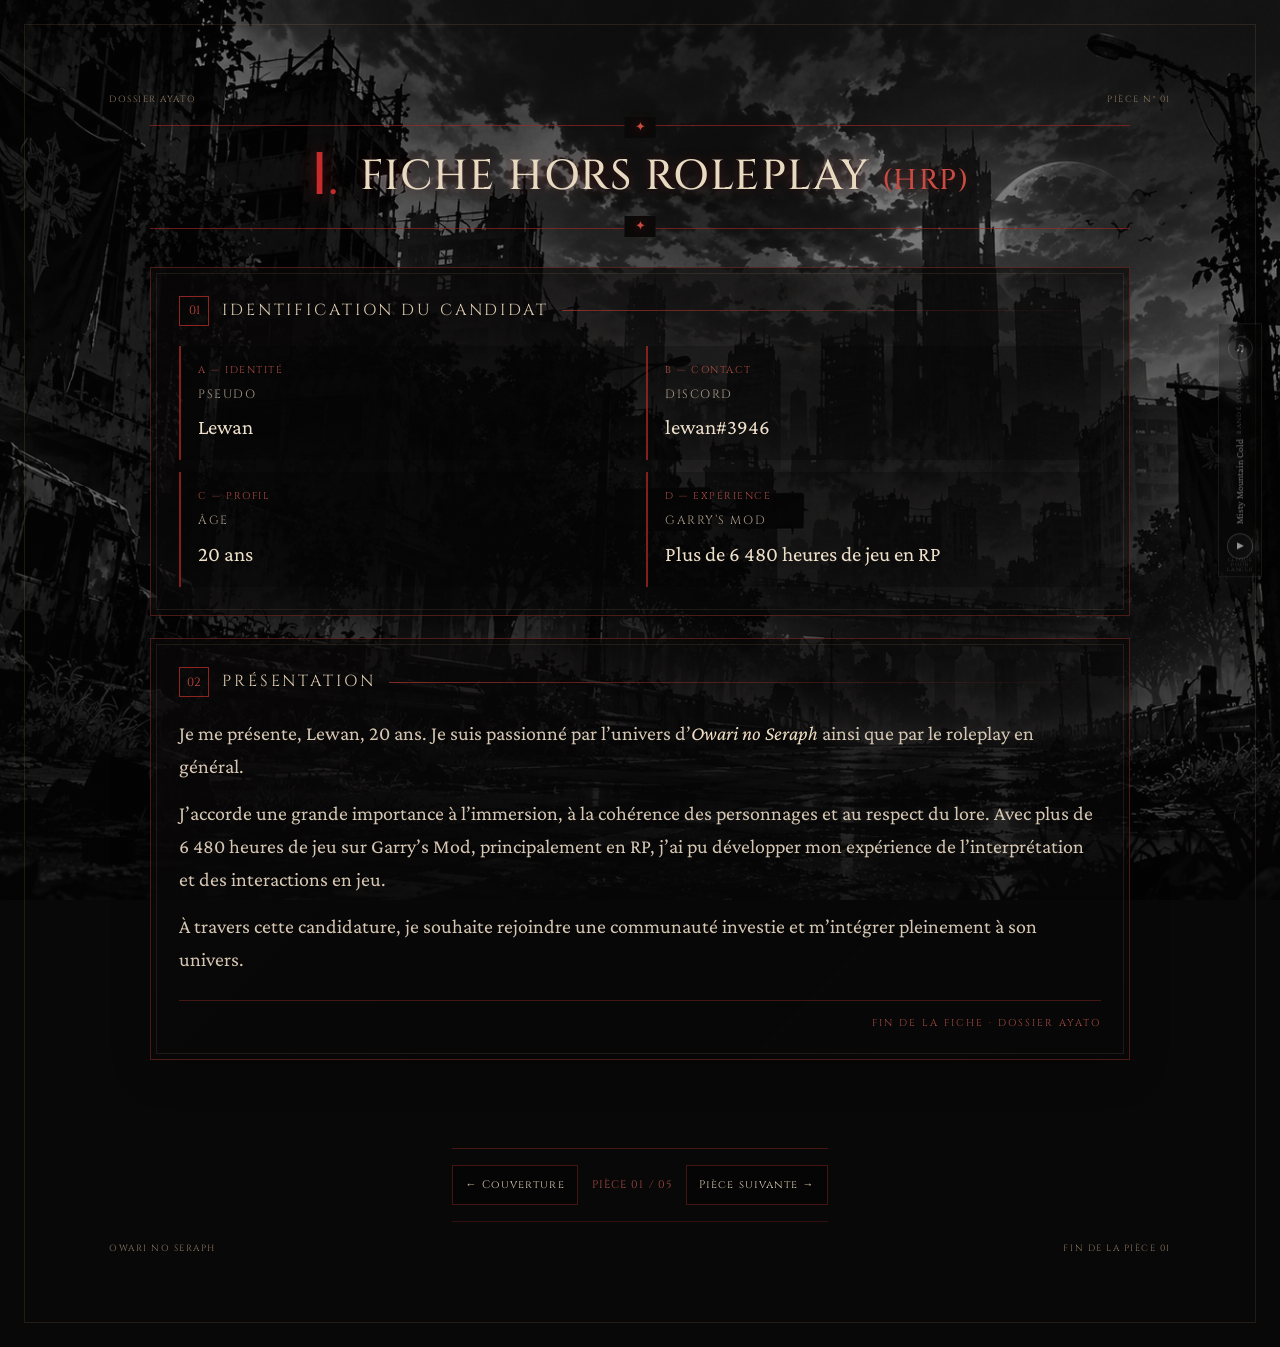
<file: page1.html>
<!doctype html>
<html lang="fr">
<head>
  <meta charset="utf-8">
  <meta name="viewport" content="width=device-width, initial-scale=1">
  <meta name="theme-color" content="#090909">
  <meta name="description" content="Dossier Ayato — première pièce des archives confidentielles.">
  <title>Pièce I — Fiche HRP | Dossier Ayato</title>
  <link rel="preconnect" href="https://fonts.googleapis.com">
  <link rel="preconnect" href="https://fonts.gstatic.com" crossorigin>
  <link href="https://fonts.googleapis.com/css2?family=Cinzel:wght@400;500;600;700&family=Crimson+Pro:wght@300;400;500;600&display=swap" rel="stylesheet">
  <link rel="stylesheet" href="style.css?v=ayato-multipage-34">
</head>
<body class="archive-document-body">
  <div class="background-image" aria-hidden="true"></div>
  <div class="logo-particles page-particles" aria-hidden="true"></div>
  <div class="film-grain" aria-hidden="true"></div>
  <aside class="archive-audio" aria-label="Lecteur audio des archives">
    <span class="audio-seal" aria-hidden="true">♫</span>
    <div class="audio-details"><span class="audio-label">BANDE SONORE</span><span class="audio-track">Misty Mountain Cold</span></div>
    <audio id="ayato-audio" preload="auto" autoplay loop src="asset/Misty%20Mountain%20Cold%20Lyrics.mp3"></audio>
    <button class="audio-toggle" id="audio-toggle" type="button" aria-label="Lire la musique" title="Lire la musique"><span class="audio-icon" aria-hidden="true">▶</span></button>
    <span class="audio-status" id="audio-status" aria-live="polite">PRÊT</span>
  </aside>
  <main class="archive-page archive-page-standalone">
    <div class="archive-page-frame">
      <div class="archive-page-top"><span>DOSSIER AYATO</span><span>PIÈCE N° 01</span></div>
      
      <div class="archive-page-content hrp-live-content">
        <header class="hrp-page-heading"><span class="hrp-heading-index">Ⅰ.</span><h1>FICHE HORS ROLEPLAY <span>(HRP)</span></h1></header>
        <section class="hrp-profile-panel" aria-label="Informations du candidat">
          <p class="hrp-section-label"><span>01</span> IDENTIFICATION DU CANDIDAT</p>
          <div class="hrp-profile-grid">
            <article class="hrp-field"><span class="hrp-field-index">A — IDENTITÉ</span><span class="hrp-field-name">Pseudo</span><strong>Lewan</strong></article>
            <article class="hrp-field"><span class="hrp-field-index">B — CONTACT</span><span class="hrp-field-name">Discord</span><strong>lewan#3946</strong></article>
            <article class="hrp-field"><span class="hrp-field-index">C — PROFIL</span><span class="hrp-field-name">Âge</span><strong>20 ans</strong></article>
            <article class="hrp-field"><span class="hrp-field-index">D — EXPÉRIENCE</span><span class="hrp-field-name">Garry’s Mod</span><strong>Plus de 6 480 heures de jeu en RP</strong></article>
          </div>
        </section>
        <section class="hrp-presentation-panel" aria-label="Présentation du candidat">
          <p class="hrp-section-label"><span>02</span> PRÉSENTATION</p>
          <p>Je me présente, Lewan, 20 ans. Je suis passionné par l’univers d’<em>Owari no Seraph</em> ainsi que par le roleplay en général.</p>
          <p>J’accorde une grande importance à l’immersion, à la cohérence des personnages et au respect du lore. Avec plus de 6 480 heures de jeu sur Garry’s Mod, principalement en RP, j’ai pu développer mon expérience de l’interprétation et des interactions en jeu.</p>
          <p>À travers cette candidature, je souhaite rejoindre une communauté investie et m’intégrer pleinement à son univers.</p>
          <p class="hrp-signature">FIN DE LA FICHE · DOSSIER AYATO</p>
        </section>
      </div>
      <nav class="archive-piece-nav" aria-label="Navigation entre les pièces"><a href="index.html">← Couverture</a><span>PIÈCE 01 / 05</span><a href="page2.html">Pièce suivante →</a></nav>
      <div class="archive-page-bottom"><span>OWARI NO SERAPH</span><span>FIN DE LA PIÈCE 01</span></div>
    </div>
  </main>
  <script>
    (() => {
      const audio = document.getElementById("ayato-audio");
      const button = document.getElementById("audio-toggle");
      const icon = button.querySelector(".audio-icon");
      const status = document.getElementById("audio-status");
      const savedTime = Number(sessionStorage.getItem("ayatoAudioTime") || "0");
      const returnLink = document.querySelector(".return-cover");

      const wasPlaying = sessionStorage.getItem("ayatoAudioPlaying") !== "false";
      audio.volume = 0.02;
      audio.addEventListener("loadedmetadata", () => {
        if (Number.isFinite(savedTime) && savedTime > 0 && savedTime < audio.duration) audio.currentTime = savedTime;
        if (wasPlaying) audio.play().catch(() => { status.textContent = "CLIQUE POUR LANCER"; });
      }, { once: true });
      function saveAudioState() {
        sessionStorage.setItem("ayatoAudioTime", String(audio.currentTime || 0));
        sessionStorage.setItem("ayatoAudioPlaying", String(!audio.paused && !audio.ended));
      }
      function sync() {
        const playing = !audio.paused && !audio.ended;
        icon.textContent = playing ? "Ⅱ" : "▶";
        button.setAttribute("aria-label", playing ? "Mettre la musique en pause" : "Lire la musique");
        button.title = playing ? "Mettre la musique en pause" : "Lire la musique";
        button.classList.toggle("is-playing", playing);
        status.textContent = playing ? "LECTURE" : "EN PAUSE";
        sessionStorage.setItem("ayatoAudioPlaying", String(playing));
      }
      audio.addEventListener("timeupdate", () => sessionStorage.setItem("ayatoAudioTime", String(audio.currentTime || 0)));
      window.addEventListener("pagehide", saveAudioState);
      button.addEventListener("click", async () => {
        if (!audio.paused) { audio.pause(); return; }
        try { await audio.play(); } catch (_) { status.textContent = "LECTURE BLOQUÉE"; }
      });
      audio.addEventListener("playing", sync);
      audio.addEventListener("pause", sync);
      audio.addEventListener("ended", sync);
      audio.addEventListener("error", () => { status.textContent = "FICHIER INTROUVABLE"; });
      sync();
    })();
  </script>
  <script>
    (() => {
      const layer = document.querySelector(".logo-particles");
      if (!layer) return;
      const colors = ["#a31319", "#d7c8b1", "#eee5d7", "#6e0d13"];
      for (let i = 0; i < 42; i++) {
        const p = document.createElement("i");
        p.style.setProperty("--x", (Math.random() * 100) + "%");
        p.style.setProperty("--y", (Math.random() * 100) + "%");
        p.style.setProperty("--s", (1.5 + Math.random() * 3.2) + "px");
        p.style.setProperty("--c", colors[Math.floor(Math.random() * colors.length)]);
        p.style.setProperty("--d", (5 + Math.random() * 8) + "s");
        p.style.setProperty("--delay", (-Math.random() * 12) + "s");
        p.style.setProperty("--o", (0.2 + Math.random() * 0.55).toFixed(2));
        p.style.setProperty("--drift", (-24 + Math.random() * 48) + "px");
        layer.appendChild(p);
      }
    })();
  </script>

</body>
</html>
</file>
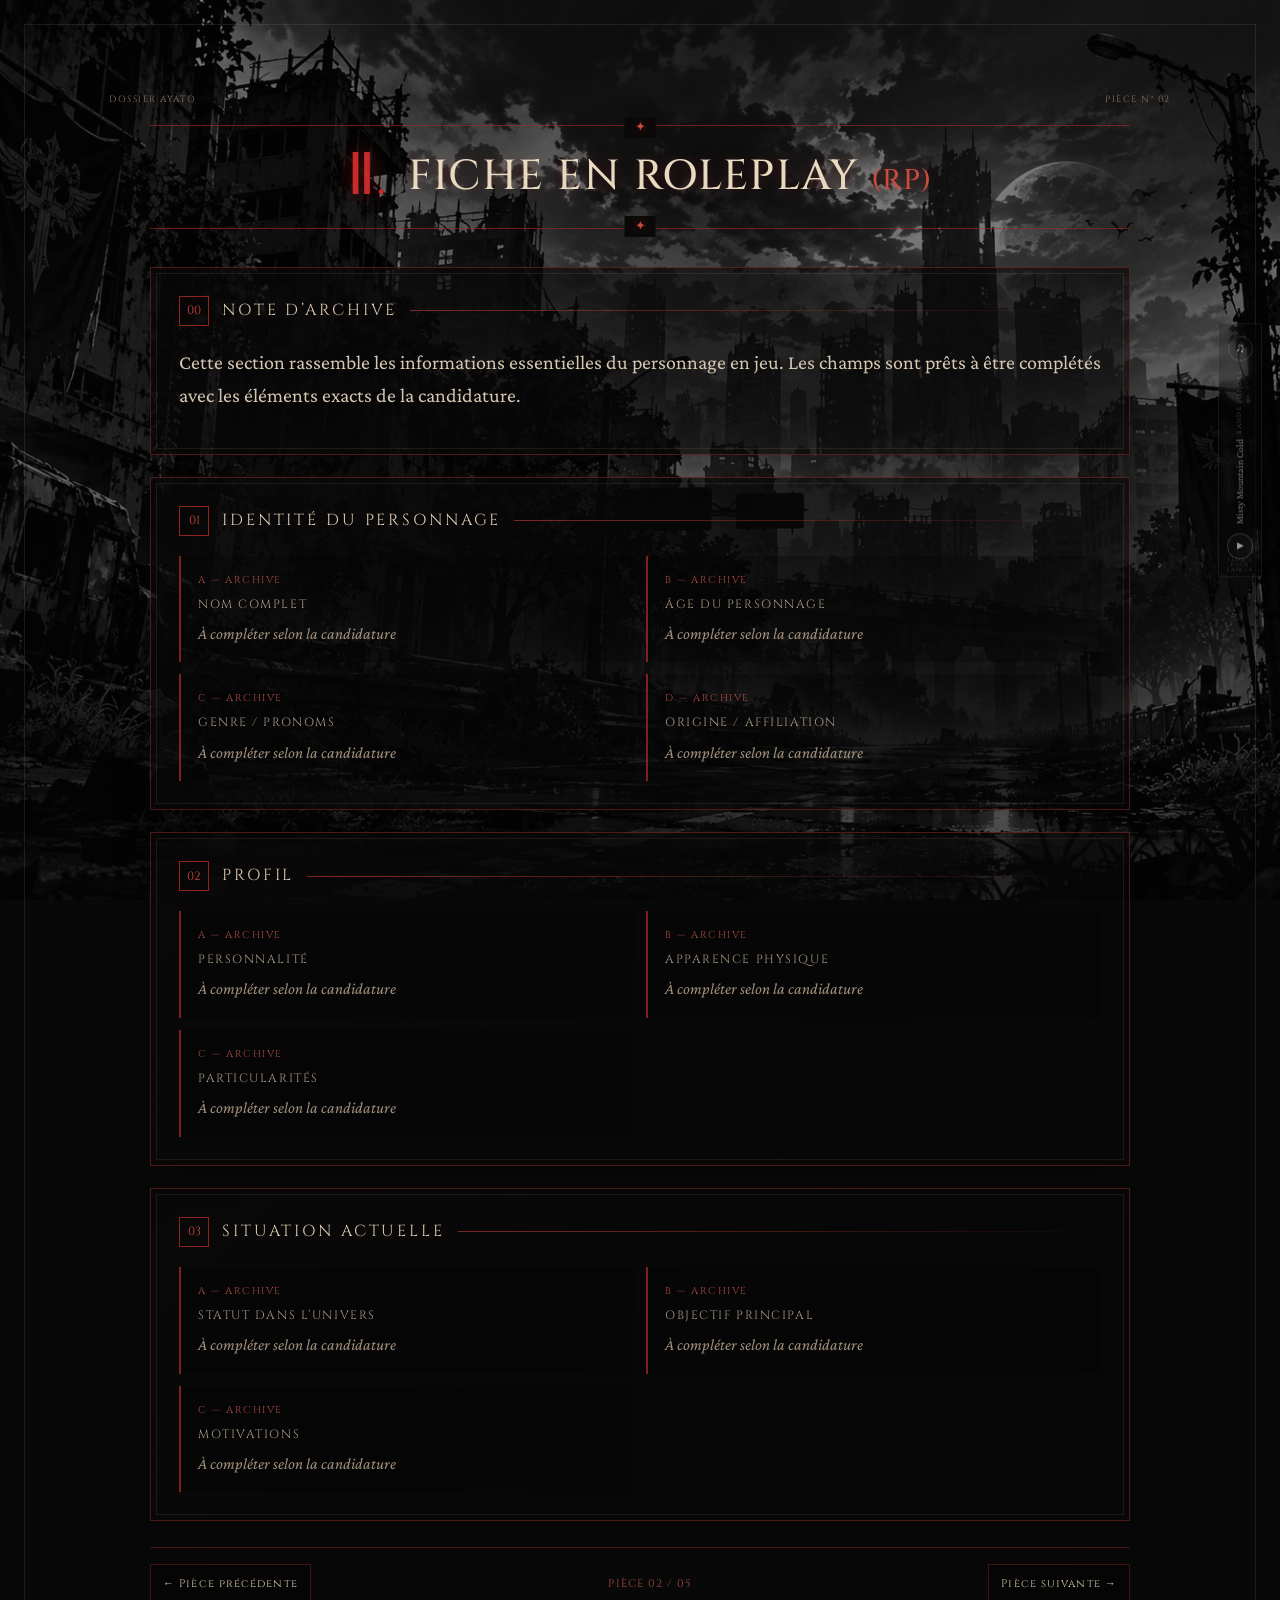
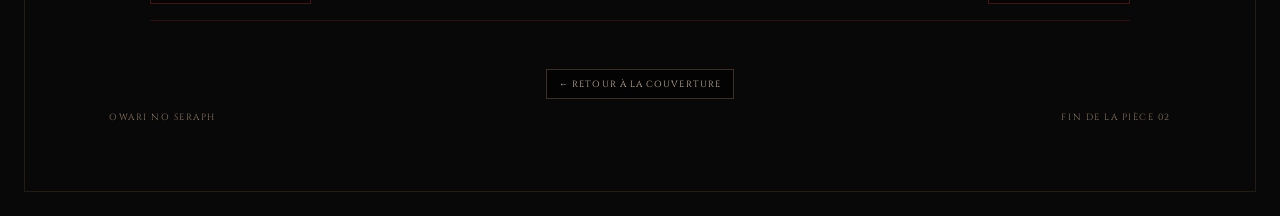
<file: page2.html>
<!doctype html>
<html lang="fr">
<head>
  <meta charset="utf-8">
  <meta name="viewport" content="width=device-width, initial-scale=1">
  <meta name="theme-color" content="#090909">
  <meta name="description" content="Dossier Ayato — Pièce II — Fiche RP.">
  <title>Pièce II — Fiche RP | Dossier Ayato</title>
  <link rel="preconnect" href="https://fonts.googleapis.com">
  <link rel="preconnect" href="https://fonts.gstatic.com" crossorigin>
  <link href="https://fonts.googleapis.com/css2?family=Cinzel:wght@400;500;600;700&family=Crimson+Pro:wght@300;400;500;600&display=swap" rel="stylesheet">
  <link rel="stylesheet" href="style.css?v=ayato-multipage-34">
</head>
<body class="archive-document-body">
  <div class="background-image" aria-hidden="true"></div>
  <div class="logo-particles page-particles" aria-hidden="true"></div>
  <div class="film-grain" aria-hidden="true"></div>
  <aside class="archive-audio" aria-label="Lecteur audio des archives">
    <span class="audio-seal" aria-hidden="true">♫</span>
    <div class="audio-details"><span class="audio-label">BANDE SONORE</span><span class="audio-track">Misty Mountain Cold</span></div>
    <audio id="ayato-audio" preload="auto" autoplay loop src="asset/Misty%20Mountain%20Cold%20Lyrics.mp3"></audio>
    <button class="audio-toggle" id="audio-toggle" type="button" aria-label="Lire la musique" title="Lire la musique"><span class="audio-icon" aria-hidden="true">▶</span></button>
    <span class="audio-status" id="audio-status" aria-live="polite">PRÊT</span>
  </aside>
  <main class="archive-page archive-page-standalone">
    <div class="archive-page-frame">
      <div class="archive-page-top"><span>DOSSIER AYATO</span><span>PIÈCE N° 02</span></div>
      
      <div class="archive-page-content hrp-live-content archive-piece-content">
        <header class="hrp-page-heading"><span class="hrp-heading-index">Ⅱ.</span><h1>FICHE EN ROLEPLAY <span>(RP)</span></h1></header>
        <section class="hrp-presentation-panel"><p class="hrp-section-label"><span>00</span> NOTE D’ARCHIVE</p><p>Cette section rassemble les informations essentielles du personnage en jeu. Les champs sont prêts à être complétés avec les éléments exacts de la candidature.</p></section>
        <section class="hrp-profile-panel"><p class="hrp-section-label"><span>01</span> IDENTITÉ DU PERSONNAGE</p><div class="hrp-profile-grid"><article class="hrp-field"><span class="hrp-field-index">A — ARCHIVE</span><span class="hrp-field-name">Nom complet</span><strong class="archive-placeholder">À compléter selon la candidature</strong></article><article class="hrp-field"><span class="hrp-field-index">B — ARCHIVE</span><span class="hrp-field-name">Âge du personnage</span><strong class="archive-placeholder">À compléter selon la candidature</strong></article><article class="hrp-field"><span class="hrp-field-index">C — ARCHIVE</span><span class="hrp-field-name">Genre / pronoms</span><strong class="archive-placeholder">À compléter selon la candidature</strong></article><article class="hrp-field"><span class="hrp-field-index">D — ARCHIVE</span><span class="hrp-field-name">Origine / affiliation</span><strong class="archive-placeholder">À compléter selon la candidature</strong></article></div></section>
<section class="hrp-profile-panel"><p class="hrp-section-label"><span>02</span> PROFIL</p><div class="hrp-profile-grid"><article class="hrp-field"><span class="hrp-field-index">A — ARCHIVE</span><span class="hrp-field-name">Personnalité</span><strong class="archive-placeholder">À compléter selon la candidature</strong></article><article class="hrp-field"><span class="hrp-field-index">B — ARCHIVE</span><span class="hrp-field-name">Apparence physique</span><strong class="archive-placeholder">À compléter selon la candidature</strong></article><article class="hrp-field"><span class="hrp-field-index">C — ARCHIVE</span><span class="hrp-field-name">Particularités</span><strong class="archive-placeholder">À compléter selon la candidature</strong></article></div></section>
<section class="hrp-profile-panel"><p class="hrp-section-label"><span>03</span> SITUATION ACTUELLE</p><div class="hrp-profile-grid"><article class="hrp-field"><span class="hrp-field-index">A — ARCHIVE</span><span class="hrp-field-name">Statut dans l’univers</span><strong class="archive-placeholder">À compléter selon la candidature</strong></article><article class="hrp-field"><span class="hrp-field-index">B — ARCHIVE</span><span class="hrp-field-name">Objectif principal</span><strong class="archive-placeholder">À compléter selon la candidature</strong></article><article class="hrp-field"><span class="hrp-field-index">C — ARCHIVE</span><span class="hrp-field-name">Motivations</span><strong class="archive-placeholder">À compléter selon la candidature</strong></article></div></section>
        <nav class="archive-piece-nav" aria-label="Navigation entre les pièces"><a href="page1.html">← Pièce précédente</a><span>PIÈCE 02 / 05</span><a href="page3.html">Pièce suivante →</a></nav>
      </div>
      <a class="return-cover" href="index.html">← RETOUR À LA COUVERTURE</a>
      <div class="archive-page-bottom"><span>OWARI NO SERAPH</span><span>FIN DE LA PIÈCE 02</span></div>
    </div>
  </main>
  <script>
    (() => {
      const audio = document.getElementById("ayato-audio");
      const button = document.getElementById("audio-toggle");
      const icon = button.querySelector(".audio-icon");
      const status = document.getElementById("audio-status");
      const savedTime = Number(sessionStorage.getItem("ayatoAudioTime") || "0");
      const returnLink = document.querySelector(".return-cover");

      const wasPlaying = sessionStorage.getItem("ayatoAudioPlaying") !== "false";
      audio.volume = 0.02;
      audio.addEventListener("loadedmetadata", () => {
        if (Number.isFinite(savedTime) && savedTime > 0 && savedTime < audio.duration) audio.currentTime = savedTime;
        if (wasPlaying) audio.play().catch(() => { status.textContent = "CLIQUE POUR LANCER"; });
      }, { once: true });
      function saveAudioState() {
        sessionStorage.setItem("ayatoAudioTime", String(audio.currentTime || 0));
        sessionStorage.setItem("ayatoAudioPlaying", String(!audio.paused && !audio.ended));
      }
      function sync() {
        const playing = !audio.paused && !audio.ended;
        icon.textContent = playing ? "Ⅱ" : "▶";
        button.setAttribute("aria-label", playing ? "Mettre la musique en pause" : "Lire la musique");
        button.title = playing ? "Mettre la musique en pause" : "Lire la musique";
        button.classList.toggle("is-playing", playing);
        status.textContent = playing ? "LECTURE" : "EN PAUSE";
        sessionStorage.setItem("ayatoAudioPlaying", String(playing));
      }
      audio.addEventListener("timeupdate", () => sessionStorage.setItem("ayatoAudioTime", String(audio.currentTime || 0)));
      window.addEventListener("pagehide", saveAudioState);
      button.addEventListener("click", async () => {
        if (!audio.paused) { audio.pause(); return; }
        try { await audio.play(); } catch (_) { status.textContent = "LECTURE BLOQUÉE"; }
      });
      audio.addEventListener("playing", sync);
      audio.addEventListener("pause", sync);
      audio.addEventListener("ended", sync);
      audio.addEventListener("error", () => { status.textContent = "FICHIER INTROUVABLE"; });
      sync();
    })();
  </script>
  <script>
    (() => {
      const layer = document.querySelector(".logo-particles");
      if (!layer) return;
      const colors = ["#a31319", "#d7c8b1", "#eee5d7", "#6e0d13"];
      for (let i = 0; i < 42; i++) {
        const p = document.createElement("i");
        p.style.setProperty("--x", (Math.random() * 100) + "%");
        p.style.setProperty("--y", (Math.random() * 100) + "%");
        p.style.setProperty("--s", (1.5 + Math.random() * 3.2) + "px");
        p.style.setProperty("--c", colors[Math.floor(Math.random() * colors.length)]);
        p.style.setProperty("--d", (5 + Math.random() * 8) + "s");
        p.style.setProperty("--delay", (-Math.random() * 12) + "s");
        p.style.setProperty("--o", (0.2 + Math.random() * 0.55).toFixed(2));
        p.style.setProperty("--drift", (-24 + Math.random() * 48) + "px");
        layer.appendChild(p);
      }
    })();
  </script>

</body>
</html>
</file>
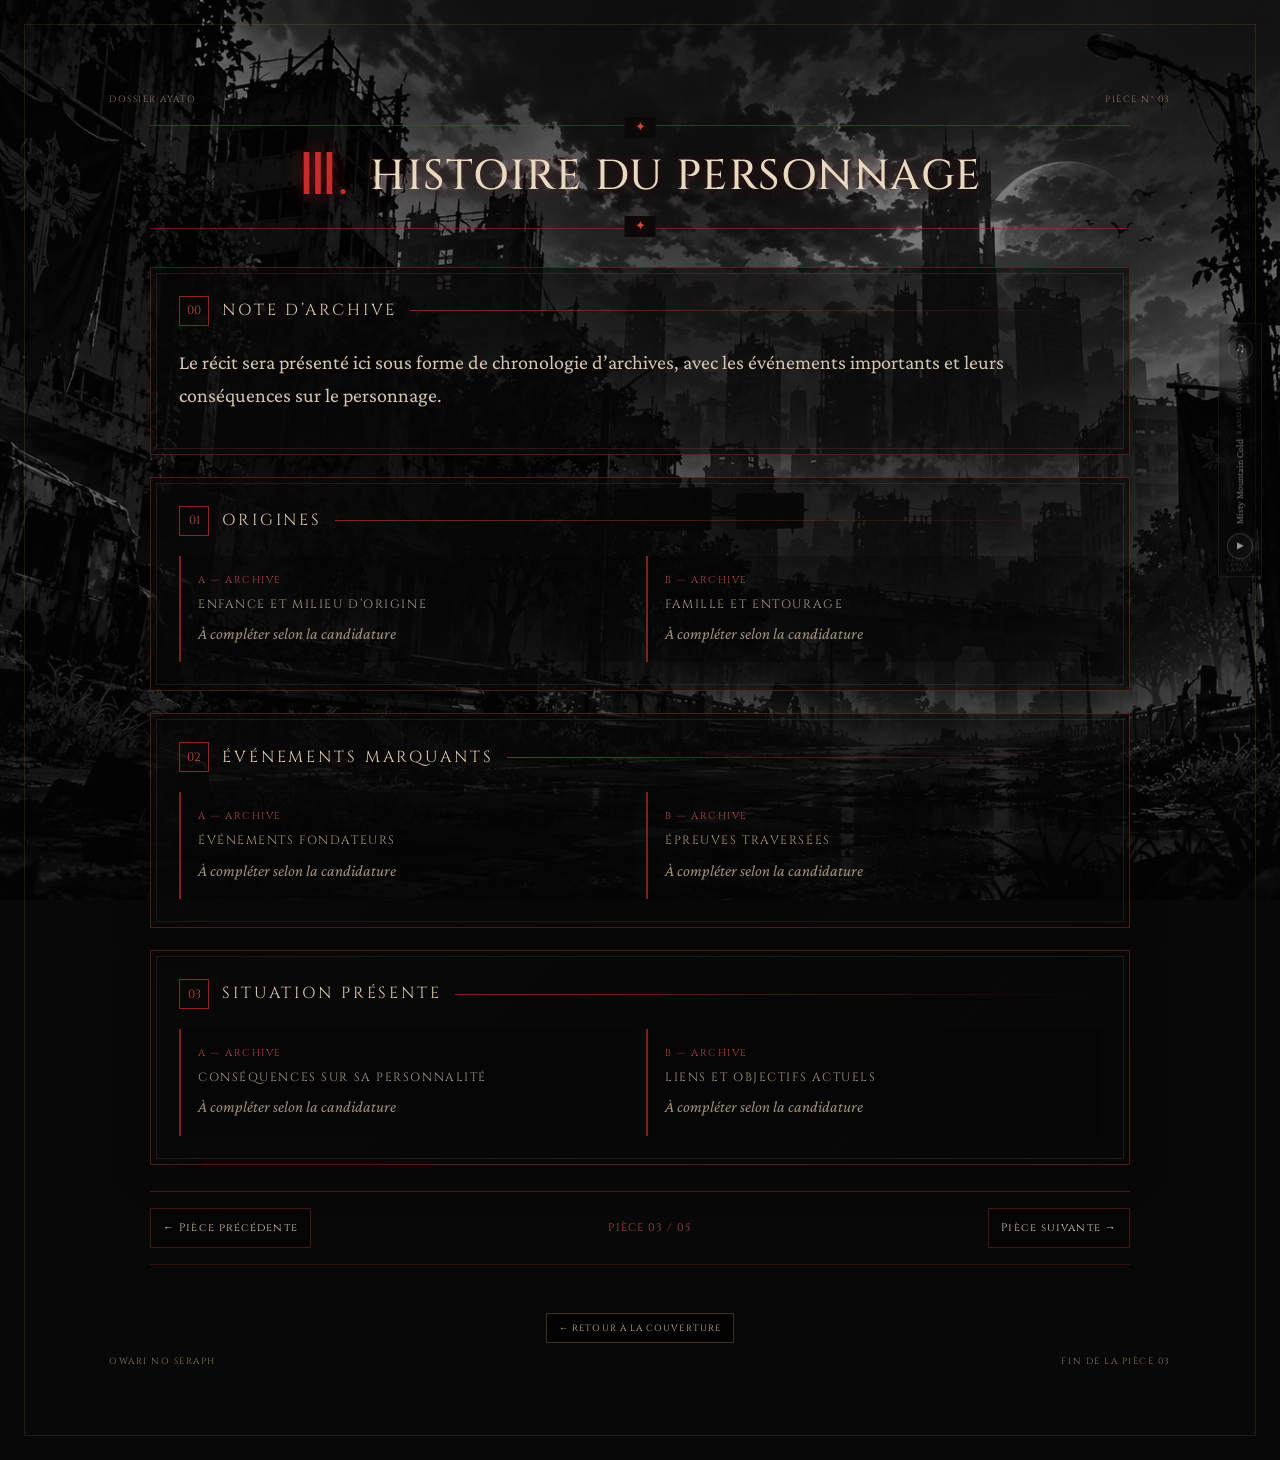
<file: page3.html>
<!doctype html>
<html lang="fr">
<head>
  <meta charset="utf-8">
  <meta name="viewport" content="width=device-width, initial-scale=1">
  <meta name="theme-color" content="#090909">
  <meta name="description" content="Dossier Ayato — Pièce III — Histoire du personnage.">
  <title>Pièce III — Histoire du personnage | Dossier Ayato</title>
  <link rel="preconnect" href="https://fonts.googleapis.com">
  <link rel="preconnect" href="https://fonts.gstatic.com" crossorigin>
  <link href="https://fonts.googleapis.com/css2?family=Cinzel:wght@400;500;600;700&family=Crimson+Pro:wght@300;400;500;600&display=swap" rel="stylesheet">
  <link rel="stylesheet" href="style.css?v=ayato-multipage-34">
</head>
<body class="archive-document-body">
  <div class="background-image" aria-hidden="true"></div>
  <div class="logo-particles page-particles" aria-hidden="true"></div>
  <div class="film-grain" aria-hidden="true"></div>
  <aside class="archive-audio" aria-label="Lecteur audio des archives">
    <span class="audio-seal" aria-hidden="true">♫</span>
    <div class="audio-details"><span class="audio-label">BANDE SONORE</span><span class="audio-track">Misty Mountain Cold</span></div>
    <audio id="ayato-audio" preload="auto" autoplay loop src="asset/Misty%20Mountain%20Cold%20Lyrics.mp3"></audio>
    <button class="audio-toggle" id="audio-toggle" type="button" aria-label="Lire la musique" title="Lire la musique"><span class="audio-icon" aria-hidden="true">▶</span></button>
    <span class="audio-status" id="audio-status" aria-live="polite">PRÊT</span>
  </aside>
  <main class="archive-page archive-page-standalone">
    <div class="archive-page-frame">
      <div class="archive-page-top"><span>DOSSIER AYATO</span><span>PIÈCE N° 03</span></div>
      
      <div class="archive-page-content hrp-live-content archive-piece-content">
        <header class="hrp-page-heading"><span class="hrp-heading-index">Ⅲ.</span><h1>HISTOIRE DU PERSONNAGE </h1></header>
        <section class="hrp-presentation-panel"><p class="hrp-section-label"><span>00</span> NOTE D’ARCHIVE</p><p>Le récit sera présenté ici sous forme de chronologie d’archives, avec les événements importants et leurs conséquences sur le personnage.</p></section>
        <section class="hrp-profile-panel"><p class="hrp-section-label"><span>01</span> ORIGINES</p><div class="hrp-profile-grid"><article class="hrp-field"><span class="hrp-field-index">A — ARCHIVE</span><span class="hrp-field-name">Enfance et milieu d’origine</span><strong class="archive-placeholder">À compléter selon la candidature</strong></article><article class="hrp-field"><span class="hrp-field-index">B — ARCHIVE</span><span class="hrp-field-name">Famille et entourage</span><strong class="archive-placeholder">À compléter selon la candidature</strong></article></div></section>
<section class="hrp-profile-panel"><p class="hrp-section-label"><span>02</span> ÉVÉNEMENTS MARQUANTS</p><div class="hrp-profile-grid"><article class="hrp-field"><span class="hrp-field-index">A — ARCHIVE</span><span class="hrp-field-name">Événements fondateurs</span><strong class="archive-placeholder">À compléter selon la candidature</strong></article><article class="hrp-field"><span class="hrp-field-index">B — ARCHIVE</span><span class="hrp-field-name">Épreuves traversées</span><strong class="archive-placeholder">À compléter selon la candidature</strong></article></div></section>
<section class="hrp-profile-panel"><p class="hrp-section-label"><span>03</span> SITUATION PRÉSENTE</p><div class="hrp-profile-grid"><article class="hrp-field"><span class="hrp-field-index">A — ARCHIVE</span><span class="hrp-field-name">Conséquences sur sa personnalité</span><strong class="archive-placeholder">À compléter selon la candidature</strong></article><article class="hrp-field"><span class="hrp-field-index">B — ARCHIVE</span><span class="hrp-field-name">Liens et objectifs actuels</span><strong class="archive-placeholder">À compléter selon la candidature</strong></article></div></section>
        <nav class="archive-piece-nav" aria-label="Navigation entre les pièces"><a href="page2.html">← Pièce précédente</a><span>PIÈCE 03 / 05</span><a href="page4.html">Pièce suivante →</a></nav>
      </div>
      <a class="return-cover" href="index.html">← RETOUR À LA COUVERTURE</a>
      <div class="archive-page-bottom"><span>OWARI NO SERAPH</span><span>FIN DE LA PIÈCE 03</span></div>
    </div>
  </main>
  <script>
    (() => {
      const audio = document.getElementById("ayato-audio");
      const button = document.getElementById("audio-toggle");
      const icon = button.querySelector(".audio-icon");
      const status = document.getElementById("audio-status");
      const savedTime = Number(sessionStorage.getItem("ayatoAudioTime") || "0");
      const returnLink = document.querySelector(".return-cover");

      const wasPlaying = sessionStorage.getItem("ayatoAudioPlaying") !== "false";
      audio.volume = 0.02;
      audio.addEventListener("loadedmetadata", () => {
        if (Number.isFinite(savedTime) && savedTime > 0 && savedTime < audio.duration) audio.currentTime = savedTime;
        if (wasPlaying) audio.play().catch(() => { status.textContent = "CLIQUE POUR LANCER"; });
      }, { once: true });
      function saveAudioState() {
        sessionStorage.setItem("ayatoAudioTime", String(audio.currentTime || 0));
        sessionStorage.setItem("ayatoAudioPlaying", String(!audio.paused && !audio.ended));
      }
      function sync() {
        const playing = !audio.paused && !audio.ended;
        icon.textContent = playing ? "Ⅱ" : "▶";
        button.setAttribute("aria-label", playing ? "Mettre la musique en pause" : "Lire la musique");
        button.title = playing ? "Mettre la musique en pause" : "Lire la musique";
        button.classList.toggle("is-playing", playing);
        status.textContent = playing ? "LECTURE" : "EN PAUSE";
        sessionStorage.setItem("ayatoAudioPlaying", String(playing));
      }
      audio.addEventListener("timeupdate", () => sessionStorage.setItem("ayatoAudioTime", String(audio.currentTime || 0)));
      window.addEventListener("pagehide", saveAudioState);
      button.addEventListener("click", async () => {
        if (!audio.paused) { audio.pause(); return; }
        try { await audio.play(); } catch (_) { status.textContent = "LECTURE BLOQUÉE"; }
      });
      audio.addEventListener("playing", sync);
      audio.addEventListener("pause", sync);
      audio.addEventListener("ended", sync);
      audio.addEventListener("error", () => { status.textContent = "FICHIER INTROUVABLE"; });
      sync();
    })();
  </script>
  <script>
    (() => {
      const layer = document.querySelector(".logo-particles");
      if (!layer) return;
      const colors = ["#a31319", "#d7c8b1", "#eee5d7", "#6e0d13"];
      for (let i = 0; i < 42; i++) {
        const p = document.createElement("i");
        p.style.setProperty("--x", (Math.random() * 100) + "%");
        p.style.setProperty("--y", (Math.random() * 100) + "%");
        p.style.setProperty("--s", (1.5 + Math.random() * 3.2) + "px");
        p.style.setProperty("--c", colors[Math.floor(Math.random() * colors.length)]);
        p.style.setProperty("--d", (5 + Math.random() * 8) + "s");
        p.style.setProperty("--delay", (-Math.random() * 12) + "s");
        p.style.setProperty("--o", (0.2 + Math.random() * 0.55).toFixed(2));
        p.style.setProperty("--drift", (-24 + Math.random() * 48) + "px");
        layer.appendChild(p);
      }
    })();
  </script>

</body>
</html>
</file>
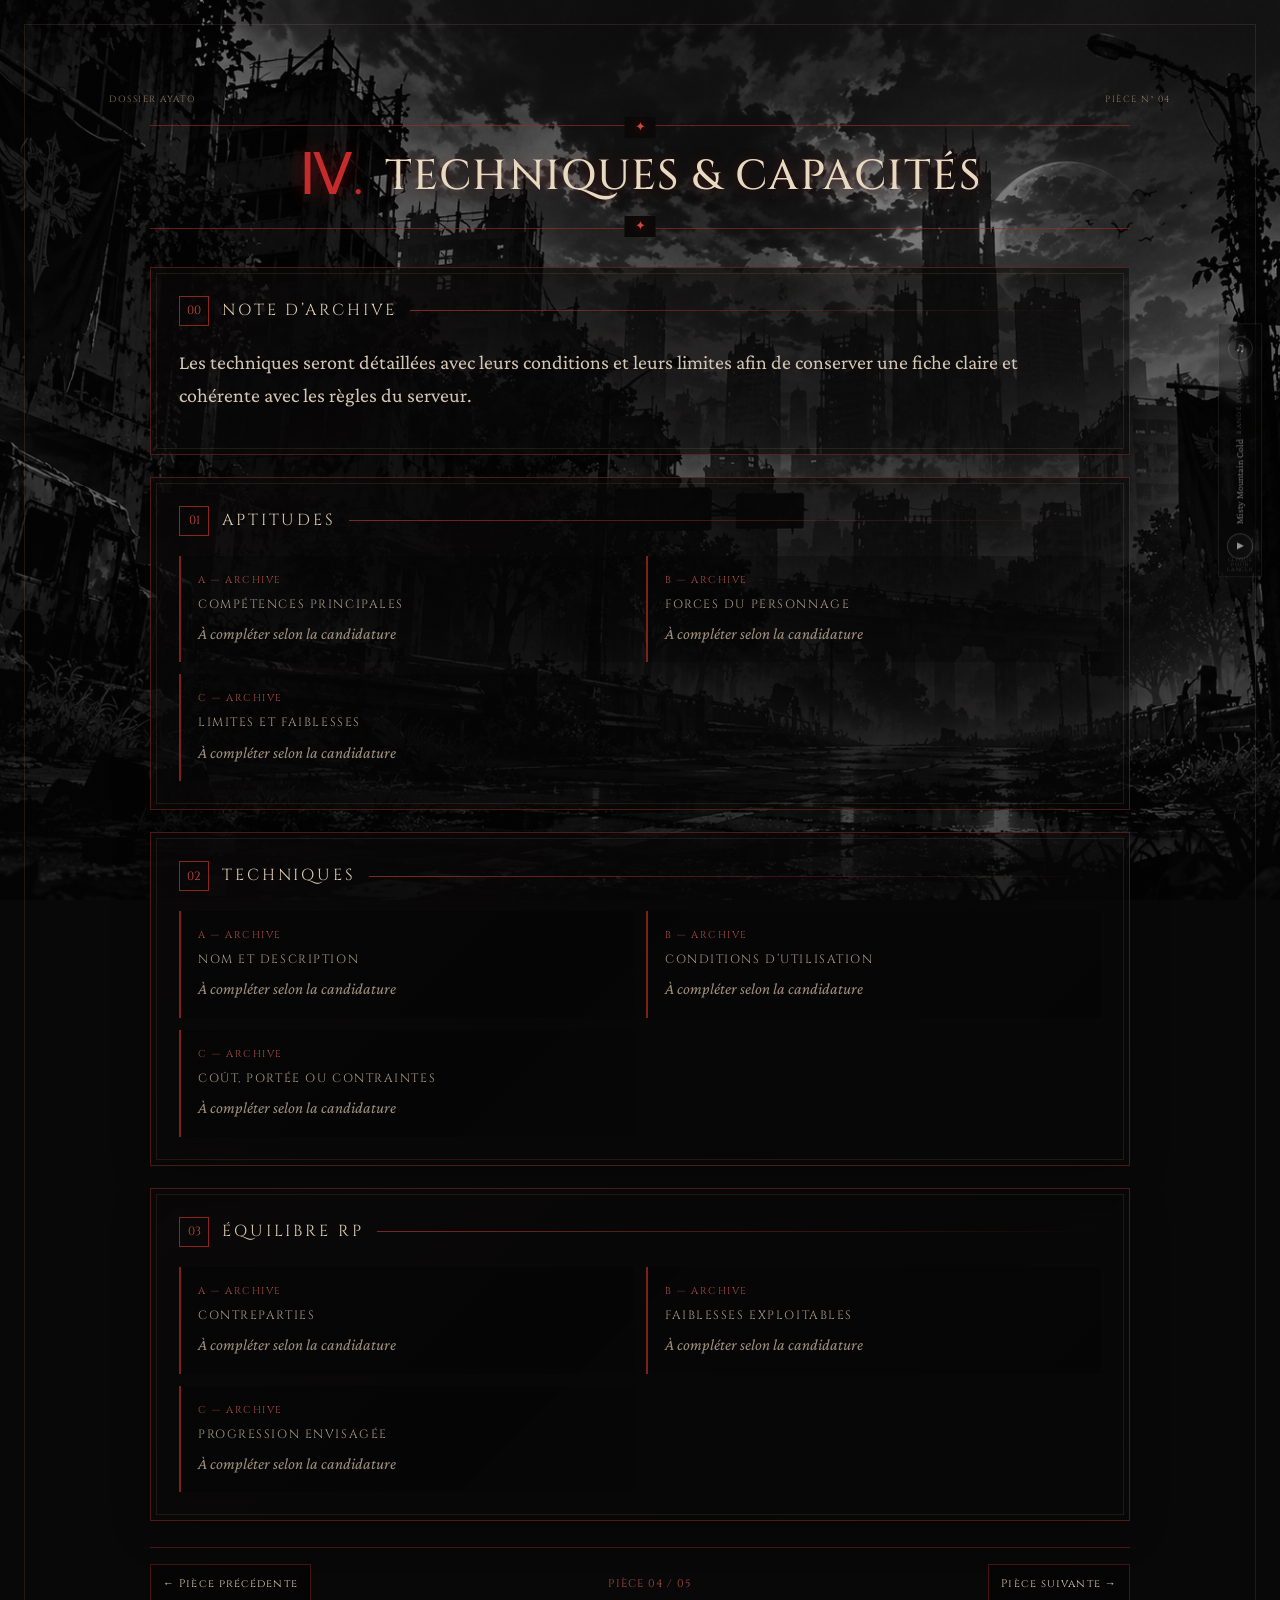
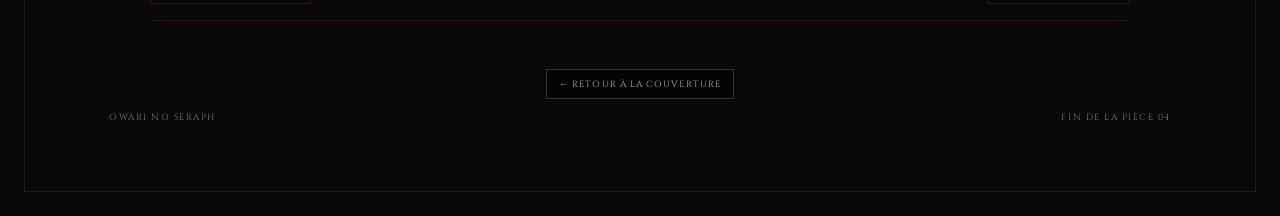
<file: page4.html>
<!doctype html>
<html lang="fr">
<head>
  <meta charset="utf-8">
  <meta name="viewport" content="width=device-width, initial-scale=1">
  <meta name="theme-color" content="#090909">
  <meta name="description" content="Dossier Ayato — Pièce IV — Techniques et capacités.">
  <title>Pièce IV — Techniques et capacités | Dossier Ayato</title>
  <link rel="preconnect" href="https://fonts.googleapis.com">
  <link rel="preconnect" href="https://fonts.gstatic.com" crossorigin>
  <link href="https://fonts.googleapis.com/css2?family=Cinzel:wght@400;500;600;700&family=Crimson+Pro:wght@300;400;500;600&display=swap" rel="stylesheet">
  <link rel="stylesheet" href="style.css?v=ayato-multipage-34">
</head>
<body class="archive-document-body">
  <div class="background-image" aria-hidden="true"></div>
  <div class="logo-particles page-particles" aria-hidden="true"></div>
  <div class="film-grain" aria-hidden="true"></div>
  <aside class="archive-audio" aria-label="Lecteur audio des archives">
    <span class="audio-seal" aria-hidden="true">♫</span>
    <div class="audio-details"><span class="audio-label">BANDE SONORE</span><span class="audio-track">Misty Mountain Cold</span></div>
    <audio id="ayato-audio" preload="auto" autoplay loop src="asset/Misty%20Mountain%20Cold%20Lyrics.mp3"></audio>
    <button class="audio-toggle" id="audio-toggle" type="button" aria-label="Lire la musique" title="Lire la musique"><span class="audio-icon" aria-hidden="true">▶</span></button>
    <span class="audio-status" id="audio-status" aria-live="polite">PRÊT</span>
  </aside>
  <main class="archive-page archive-page-standalone">
    <div class="archive-page-frame">
      <div class="archive-page-top"><span>DOSSIER AYATO</span><span>PIÈCE N° 04</span></div>
      
      <div class="archive-page-content hrp-live-content archive-piece-content">
        <header class="hrp-page-heading"><span class="hrp-heading-index">Ⅳ.</span><h1>TECHNIQUES & CAPACITÉS </h1></header>
        <section class="hrp-presentation-panel"><p class="hrp-section-label"><span>00</span> NOTE D’ARCHIVE</p><p>Les techniques seront détaillées avec leurs conditions et leurs limites afin de conserver une fiche claire et cohérente avec les règles du serveur.</p></section>
        <section class="hrp-profile-panel"><p class="hrp-section-label"><span>01</span> APTITUDES</p><div class="hrp-profile-grid"><article class="hrp-field"><span class="hrp-field-index">A — ARCHIVE</span><span class="hrp-field-name">Compétences principales</span><strong class="archive-placeholder">À compléter selon la candidature</strong></article><article class="hrp-field"><span class="hrp-field-index">B — ARCHIVE</span><span class="hrp-field-name">Forces du personnage</span><strong class="archive-placeholder">À compléter selon la candidature</strong></article><article class="hrp-field"><span class="hrp-field-index">C — ARCHIVE</span><span class="hrp-field-name">Limites et faiblesses</span><strong class="archive-placeholder">À compléter selon la candidature</strong></article></div></section>
<section class="hrp-profile-panel"><p class="hrp-section-label"><span>02</span> TECHNIQUES</p><div class="hrp-profile-grid"><article class="hrp-field"><span class="hrp-field-index">A — ARCHIVE</span><span class="hrp-field-name">Nom et description</span><strong class="archive-placeholder">À compléter selon la candidature</strong></article><article class="hrp-field"><span class="hrp-field-index">B — ARCHIVE</span><span class="hrp-field-name">Conditions d’utilisation</span><strong class="archive-placeholder">À compléter selon la candidature</strong></article><article class="hrp-field"><span class="hrp-field-index">C — ARCHIVE</span><span class="hrp-field-name">Coût, portée ou contraintes</span><strong class="archive-placeholder">À compléter selon la candidature</strong></article></div></section>
<section class="hrp-profile-panel"><p class="hrp-section-label"><span>03</span> ÉQUILIBRE RP</p><div class="hrp-profile-grid"><article class="hrp-field"><span class="hrp-field-index">A — ARCHIVE</span><span class="hrp-field-name">Contreparties</span><strong class="archive-placeholder">À compléter selon la candidature</strong></article><article class="hrp-field"><span class="hrp-field-index">B — ARCHIVE</span><span class="hrp-field-name">Faiblesses exploitables</span><strong class="archive-placeholder">À compléter selon la candidature</strong></article><article class="hrp-field"><span class="hrp-field-index">C — ARCHIVE</span><span class="hrp-field-name">Progression envisagée</span><strong class="archive-placeholder">À compléter selon la candidature</strong></article></div></section>
        <nav class="archive-piece-nav" aria-label="Navigation entre les pièces"><a href="page3.html">← Pièce précédente</a><span>PIÈCE 04 / 05</span><a href="page5.html">Pièce suivante →</a></nav>
      </div>
      <a class="return-cover" href="index.html">← RETOUR À LA COUVERTURE</a>
      <div class="archive-page-bottom"><span>OWARI NO SERAPH</span><span>FIN DE LA PIÈCE 04</span></div>
    </div>
  </main>
  <script>
    (() => {
      const audio = document.getElementById("ayato-audio");
      const button = document.getElementById("audio-toggle");
      const icon = button.querySelector(".audio-icon");
      const status = document.getElementById("audio-status");
      const savedTime = Number(sessionStorage.getItem("ayatoAudioTime") || "0");
      const returnLink = document.querySelector(".return-cover");

      const wasPlaying = sessionStorage.getItem("ayatoAudioPlaying") !== "false";
      audio.volume = 0.02;
      audio.addEventListener("loadedmetadata", () => {
        if (Number.isFinite(savedTime) && savedTime > 0 && savedTime < audio.duration) audio.currentTime = savedTime;
        if (wasPlaying) audio.play().catch(() => { status.textContent = "CLIQUE POUR LANCER"; });
      }, { once: true });
      function saveAudioState() {
        sessionStorage.setItem("ayatoAudioTime", String(audio.currentTime || 0));
        sessionStorage.setItem("ayatoAudioPlaying", String(!audio.paused && !audio.ended));
      }
      function sync() {
        const playing = !audio.paused && !audio.ended;
        icon.textContent = playing ? "Ⅱ" : "▶";
        button.setAttribute("aria-label", playing ? "Mettre la musique en pause" : "Lire la musique");
        button.title = playing ? "Mettre la musique en pause" : "Lire la musique";
        button.classList.toggle("is-playing", playing);
        status.textContent = playing ? "LECTURE" : "EN PAUSE";
        sessionStorage.setItem("ayatoAudioPlaying", String(playing));
      }
      audio.addEventListener("timeupdate", () => sessionStorage.setItem("ayatoAudioTime", String(audio.currentTime || 0)));
      window.addEventListener("pagehide", saveAudioState);
      button.addEventListener("click", async () => {
        if (!audio.paused) { audio.pause(); return; }
        try { await audio.play(); } catch (_) { status.textContent = "LECTURE BLOQUÉE"; }
      });
      audio.addEventListener("playing", sync);
      audio.addEventListener("pause", sync);
      audio.addEventListener("ended", sync);
      audio.addEventListener("error", () => { status.textContent = "FICHIER INTROUVABLE"; });
      sync();
    })();
  </script>
  <script>
    (() => {
      const layer = document.querySelector(".logo-particles");
      if (!layer) return;
      const colors = ["#a31319", "#d7c8b1", "#eee5d7", "#6e0d13"];
      for (let i = 0; i < 42; i++) {
        const p = document.createElement("i");
        p.style.setProperty("--x", (Math.random() * 100) + "%");
        p.style.setProperty("--y", (Math.random() * 100) + "%");
        p.style.setProperty("--s", (1.5 + Math.random() * 3.2) + "px");
        p.style.setProperty("--c", colors[Math.floor(Math.random() * colors.length)]);
        p.style.setProperty("--d", (5 + Math.random() * 8) + "s");
        p.style.setProperty("--delay", (-Math.random() * 12) + "s");
        p.style.setProperty("--o", (0.2 + Math.random() * 0.55).toFixed(2));
        p.style.setProperty("--drift", (-24 + Math.random() * 48) + "px");
        layer.appendChild(p);
      }
    })();
  </script>

</body>
</html>
</file>
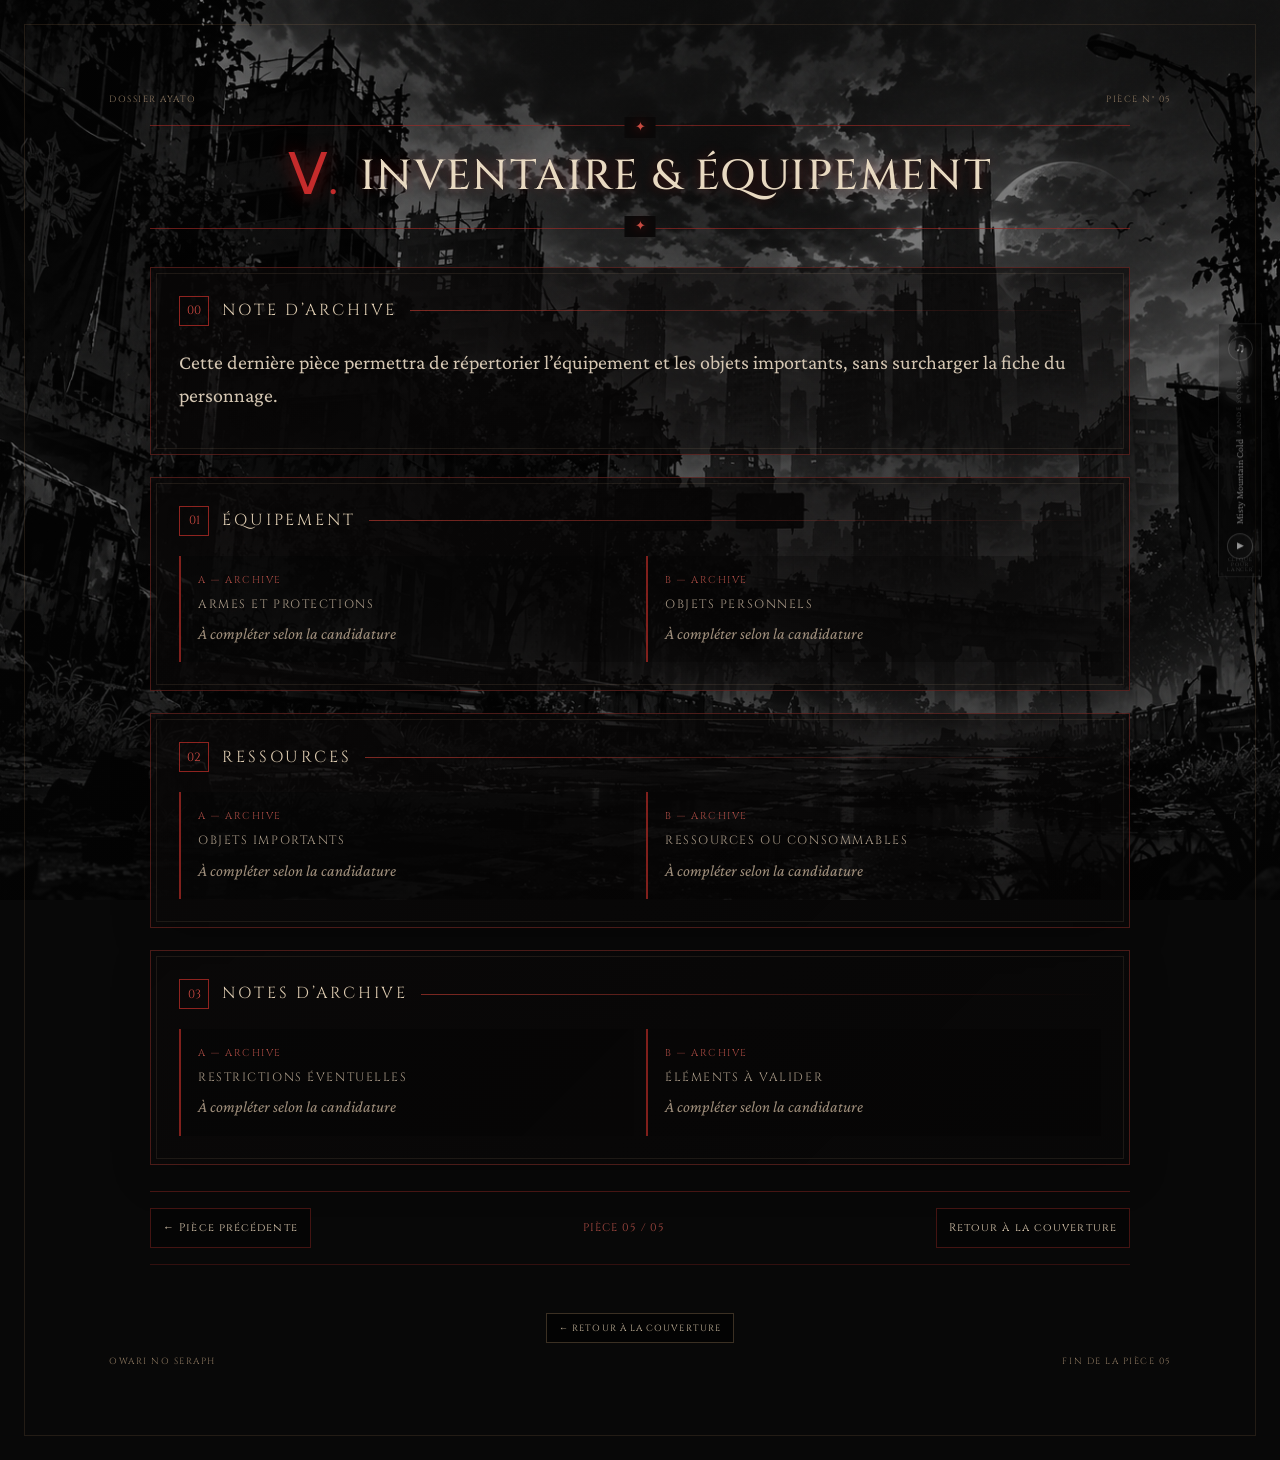
<file: page5.html>
<!doctype html>
<html lang="fr">
<head>
  <meta charset="utf-8">
  <meta name="viewport" content="width=device-width, initial-scale=1">
  <meta name="theme-color" content="#090909">
  <meta name="description" content="Dossier Ayato — Pièce V — Inventaire et équipement.">
  <title>Pièce V — Inventaire et équipement | Dossier Ayato</title>
  <link rel="preconnect" href="https://fonts.googleapis.com">
  <link rel="preconnect" href="https://fonts.gstatic.com" crossorigin>
  <link href="https://fonts.googleapis.com/css2?family=Cinzel:wght@400;500;600;700&family=Crimson+Pro:wght@300;400;500;600&display=swap" rel="stylesheet">
  <link rel="stylesheet" href="style.css?v=ayato-multipage-34">
</head>
<body class="archive-document-body">
  <div class="background-image" aria-hidden="true"></div>
  <div class="logo-particles page-particles" aria-hidden="true"></div>
  <div class="film-grain" aria-hidden="true"></div>
  <aside class="archive-audio" aria-label="Lecteur audio des archives">
    <span class="audio-seal" aria-hidden="true">♫</span>
    <div class="audio-details"><span class="audio-label">BANDE SONORE</span><span class="audio-track">Misty Mountain Cold</span></div>
    <audio id="ayato-audio" preload="auto" autoplay loop src="asset/Misty%20Mountain%20Cold%20Lyrics.mp3"></audio>
    <button class="audio-toggle" id="audio-toggle" type="button" aria-label="Lire la musique" title="Lire la musique"><span class="audio-icon" aria-hidden="true">▶</span></button>
    <span class="audio-status" id="audio-status" aria-live="polite">PRÊT</span>
  </aside>
  <main class="archive-page archive-page-standalone">
    <div class="archive-page-frame">
      <div class="archive-page-top"><span>DOSSIER AYATO</span><span>PIÈCE N° 05</span></div>
      
      <div class="archive-page-content hrp-live-content archive-piece-content">
        <header class="hrp-page-heading"><span class="hrp-heading-index">Ⅴ.</span><h1>INVENTAIRE & ÉQUIPEMENT </h1></header>
        <section class="hrp-presentation-panel"><p class="hrp-section-label"><span>00</span> NOTE D’ARCHIVE</p><p>Cette dernière pièce permettra de répertorier l’équipement et les objets importants, sans surcharger la fiche du personnage.</p></section>
        <section class="hrp-profile-panel"><p class="hrp-section-label"><span>01</span> ÉQUIPEMENT</p><div class="hrp-profile-grid"><article class="hrp-field"><span class="hrp-field-index">A — ARCHIVE</span><span class="hrp-field-name">Armes et protections</span><strong class="archive-placeholder">À compléter selon la candidature</strong></article><article class="hrp-field"><span class="hrp-field-index">B — ARCHIVE</span><span class="hrp-field-name">Objets personnels</span><strong class="archive-placeholder">À compléter selon la candidature</strong></article></div></section>
<section class="hrp-profile-panel"><p class="hrp-section-label"><span>02</span> RESSOURCES</p><div class="hrp-profile-grid"><article class="hrp-field"><span class="hrp-field-index">A — ARCHIVE</span><span class="hrp-field-name">Objets importants</span><strong class="archive-placeholder">À compléter selon la candidature</strong></article><article class="hrp-field"><span class="hrp-field-index">B — ARCHIVE</span><span class="hrp-field-name">Ressources ou consommables</span><strong class="archive-placeholder">À compléter selon la candidature</strong></article></div></section>
<section class="hrp-profile-panel"><p class="hrp-section-label"><span>03</span> NOTES D’ARCHIVE</p><div class="hrp-profile-grid"><article class="hrp-field"><span class="hrp-field-index">A — ARCHIVE</span><span class="hrp-field-name">Restrictions éventuelles</span><strong class="archive-placeholder">À compléter selon la candidature</strong></article><article class="hrp-field"><span class="hrp-field-index">B — ARCHIVE</span><span class="hrp-field-name">Éléments à valider</span><strong class="archive-placeholder">À compléter selon la candidature</strong></article></div></section>
        <nav class="archive-piece-nav" aria-label="Navigation entre les pièces"><a href="page4.html">← Pièce précédente</a><span>PIÈCE 05 / 05</span><a href="index.html">Retour à la couverture</a></nav>
      </div>
      <a class="return-cover" href="index.html">← RETOUR À LA COUVERTURE</a>
      <div class="archive-page-bottom"><span>OWARI NO SERAPH</span><span>FIN DE LA PIÈCE 05</span></div>
    </div>
  </main>
  <script>
    (() => {
      const audio = document.getElementById("ayato-audio");
      const button = document.getElementById("audio-toggle");
      const icon = button.querySelector(".audio-icon");
      const status = document.getElementById("audio-status");
      const savedTime = Number(sessionStorage.getItem("ayatoAudioTime") || "0");
      const returnLink = document.querySelector(".return-cover");

      const wasPlaying = sessionStorage.getItem("ayatoAudioPlaying") !== "false";
      audio.volume = 0.02;
      audio.addEventListener("loadedmetadata", () => {
        if (Number.isFinite(savedTime) && savedTime > 0 && savedTime < audio.duration) audio.currentTime = savedTime;
        if (wasPlaying) audio.play().catch(() => { status.textContent = "CLIQUE POUR LANCER"; });
      }, { once: true });
      function saveAudioState() {
        sessionStorage.setItem("ayatoAudioTime", String(audio.currentTime || 0));
        sessionStorage.setItem("ayatoAudioPlaying", String(!audio.paused && !audio.ended));
      }
      function sync() {
        const playing = !audio.paused && !audio.ended;
        icon.textContent = playing ? "Ⅱ" : "▶";
        button.setAttribute("aria-label", playing ? "Mettre la musique en pause" : "Lire la musique");
        button.title = playing ? "Mettre la musique en pause" : "Lire la musique";
        button.classList.toggle("is-playing", playing);
        status.textContent = playing ? "LECTURE" : "EN PAUSE";
        sessionStorage.setItem("ayatoAudioPlaying", String(playing));
      }
      audio.addEventListener("timeupdate", () => sessionStorage.setItem("ayatoAudioTime", String(audio.currentTime || 0)));
      window.addEventListener("pagehide", saveAudioState);
      button.addEventListener("click", async () => {
        if (!audio.paused) { audio.pause(); return; }
        try { await audio.play(); } catch (_) { status.textContent = "LECTURE BLOQUÉE"; }
      });
      audio.addEventListener("playing", sync);
      audio.addEventListener("pause", sync);
      audio.addEventListener("ended", sync);
      audio.addEventListener("error", () => { status.textContent = "FICHIER INTROUVABLE"; });
      sync();
    })();
  </script>
  <script>
    (() => {
      const layer = document.querySelector(".logo-particles");
      if (!layer) return;
      const colors = ["#a31319", "#d7c8b1", "#eee5d7", "#6e0d13"];
      for (let i = 0; i < 42; i++) {
        const p = document.createElement("i");
        p.style.setProperty("--x", (Math.random() * 100) + "%");
        p.style.setProperty("--y", (Math.random() * 100) + "%");
        p.style.setProperty("--s", (1.5 + Math.random() * 3.2) + "px");
        p.style.setProperty("--c", colors[Math.floor(Math.random() * colors.length)]);
        p.style.setProperty("--d", (5 + Math.random() * 8) + "s");
        p.style.setProperty("--delay", (-Math.random() * 12) + "s");
        p.style.setProperty("--o", (0.2 + Math.random() * 0.55).toFixed(2));
        p.style.setProperty("--drift", (-24 + Math.random() * 48) + "px");
        layer.appendChild(p);
      }
    })();
  </script>

</body>
</html>
</file>
<file: style.css>
:root{--ink:#141210;--black:#080808;--paper:#e6dbc4;--paper-dark:#c7b99d;--red:#9d2828;--red-bright:#c13c32;--muted:#8d8578;--line:rgba(196,176,139,.28);--serif:"Cinzel",Georgia,serif;--body:"Crimson Pro",Georgia,serif}
*{box-sizing:border-box}html{scroll-behavior:smooth;scroll-padding-top:80px}body{margin:0;background:var(--black);color:#e8dfce;font-family:var(--body);font-size:18px;line-height:1.6}a{color:inherit;text-decoration:none}button{font:inherit}.film-grain{position:fixed;inset:0;pointer-events:none;z-index:20;opacity:.06;background-image:url("data:image/svg+xml,%3Csvg viewBox='0 0 180 180' xmlns='http://www.w3.org/2000/svg'%3E%3Cfilter id='n'%3E%3CfeTurbulence type='fractalNoise' baseFrequency='.95' numOctaves='3' stitchTiles='stitch'/%3E%3C/filter%3E%3Crect width='100%25' height='100%25' filter='url(%23n)' opacity='.6'/%3E%3C/svg%3E");mix-blend-mode:soft-light}
.intro{position:fixed;inset:0;z-index:50;overflow:hidden;background:#000;opacity:1;visibility:visible;transition:opacity 1.2s ease,visibility 1.2s ease;animation:introFailsafeFade 1.2s ease 10s forwards}.intro.is-done{opacity:0;visibility:hidden;pointer-events:none;animation:none}
@keyframes introFailsafeFade{to{opacity:0;visibility:hidden;pointer-events:none}}.burn-video{position:absolute;inset:0;width:100%;height:100%;object-fit:contain;display:block;background:#000}.intro-blackout{position:absolute;inset:0;background:#000;opacity:0;pointer-events:none;transition:opacity 1.2s ease}.intro.is-fading .intro-blackout{opacity:1}
.site-shell{opacity:1;transform:none;transition:opacity 1s ease,transform 1s ease}.site-shell.is-visible{opacity:1;transform:none}.topbar{height:82px;padding:0 clamp(20px,6vw,90px);display:flex;align-items:center;gap:17px;background:rgba(8,8,8,.96);border-bottom:1px solid #29221d;position:sticky;top:0;z-index:10;backdrop-filter:blur(10px)}.seal{width:43px;height:43px;border:1px solid #84312b;display:grid;place-items:center;transform:rotate(45deg);flex-shrink:0}.seal-inner{transform:rotate(-45deg);font:20px var(--serif);color:#c45142}.topbar-title{display:flex;flex-direction:column;line-height:1.55}.topbar-title span{font:11px var(--serif);letter-spacing:.16em}.topbar-title small{color:#83796a;font-size:13px}.topnav{margin-left:auto;display:flex;gap:clamp(18px,3vw,44px)}.topnav a{font-size:15px;color:#bdb3a4;transition:color .2s}.topnav a:hover{color:#e05b4e}.menu-toggle{display:none;background:transparent;color:#ddd;border:1px solid #494039;padding:7px 10px}
.hero{min-height:min(780px,calc(100vh - 82px));min-height:clamp(590px,78vh,800px);position:relative;display:grid;place-items:center;overflow:hidden;background:transparent}.hero:before,.hero:after{content:"";position:absolute;inset:0;pointer-events:none}.hero:before{opacity:1;background:linear-gradient(rgba(5,5,5,.45),rgba(5,5,5,.66)),repeating-linear-gradient(115deg,transparent 0 80px,rgba(194,160,113,.04) 81px 82px),radial-gradient(ellipse at 50% 50%,transparent 0 25%,rgba(0,0,0,.55) 90%)}.hero:after{inset:24px;border:1px solid rgba(177,138,92,.18)}.hero-shade{position:absolute;inset:0;background:linear-gradient(90deg,rgba(0,0,0,.22),transparent 30%,transparent 70%,rgba(0,0,0,.25))}.hero-content{position:relative;z-index:1;text-align:center;width:min(850px,88vw);padding:65px 0 85px;animation:riseIn 1.1s .3s both}.eyebrow{display:flex;align-items:center;justify-content:center;gap:12px;font:10px var(--serif);letter-spacing:.2em;color:#c6b9a4}.red-dot{width:6px;height:6px;background:#cb463c;border-radius:50%;box-shadow:0 0 12px #d3453a}.eyebrow-line{width:34px;height:1px;background:#71332d}.series-title{margin:46px 0 8px;font:12px var(--serif);letter-spacing:.42em;color:#b5a48c}.hero h1{margin:0;font:clamp(44px,8vw,90px)/1.12 var(--serif);font-weight:400;letter-spacing:.04em;color:#e6d8bf;text-shadow:0 4px 34px #000}.hero h1 em{font-weight:400;color:#b8473b}.hero-rule{display:flex;align-items:center;justify-content:center;gap:17px;margin:26px auto 18px;color:#b84a3d}.hero-rule span{width:min(130px,20vw);height:1px;background:linear-gradient(90deg,transparent,#8d493b)}.hero-rule span:last-child{transform:rotate(180deg)}.hero-rule i{font-style:normal;font-size:12px}.hero-subtitle{margin:0 0 34px;color:#aaa092;font-size:20px;letter-spacing:.045em}.hero-subtitle b{color:#a83d34;font-weight:400;padding:0 7px}.primary-cta{display:inline-flex;align-items:center;border:1px solid #8c3c32;background:rgba(95,23,21,.22);padding:12px 18px 12px 23px;gap:30px;font:10px var(--serif);letter-spacing:.16em;transition:background .25s,transform .25s}.primary-cta:hover{background:rgba(143,37,30,.32);transform:translateY(-2px)}.cta-arrow{color:#e25d4e;font-size:17px}.hero-side-note{position:absolute;right:clamp(25px,4vw,65px);top:50%;writing-mode:vertical-rl;font:9px var(--serif);letter-spacing:.2em;color:#7d6e5e}.hero-bottom{position:absolute;bottom:26px;left:clamp(28px,6vw,90px);right:clamp(28px,6vw,90px);display:flex;justify-content:space-between;gap:20px;color:#71675a;font:9px var(--serif);letter-spacing:.12em}
.warning-strip{min-height:74px;border-top:1px solid #4e2a25;border-bottom:1px solid #4e2a25;background:#170d0c;display:flex;align-items:center;justify-content:center;gap:23px;padding:17px 6vw}.warning-stamp{font:10px var(--serif);letter-spacing:.13em;color:#d75a4b;border:1px solid #a63b30;padding:5px 9px;transform:rotate(-3deg);white-space:nowrap}.warning-strip p{margin:0;color:#b0a18c;font-size:16px}.warning-code{margin-left:auto;color:#8d6758;font:10px var(--serif);letter-spacing:.12em;white-space:nowrap}
.section{padding:100px clamp(24px,9vw,140px)}.dossier-section{background:var(--paper);color:var(--ink);background-image:radial-gradient(ellipse at 10% 15%,rgba(255,255,255,.33),transparent 40%),repeating-linear-gradient(0deg,rgba(69,50,27,.025) 0 1px,transparent 1px 4px)}.section-heading{display:flex;align-items:end;justify-content:space-between;gap:24px;margin-bottom:36px}.section-index{display:block;font:10px var(--serif);letter-spacing:.18em;color:#9f4235}.section-heading h2{margin:7px 0 0;font:clamp(33px,4.5vw,55px)/1.15 var(--serif);font-weight:400;letter-spacing:.025em}.heading-mark{font-size:24px;color:#a64a3b;opacity:.75}.paper-panel{border:1px solid rgba(68,47,29,.35);padding:clamp(18px,4vw,42px);position:relative;box-shadow:0 15px 42px rgba(37,26,17,.09)}.paper-panel:before{content:"";position:absolute;inset:8px;border:1px solid rgba(68,47,29,.15);pointer-events:none}.panel-topline,.panel-footer{display:flex;justify-content:space-between;gap:15px;color:#806d55;font:9px var(--serif);letter-spacing:.13em}.panel-topline{border-bottom:1px solid rgba(68,47,29,.25);padding-bottom:14px}.summary-grid{display:grid;grid-template-columns:1.5fr 1fr;gap:clamp(24px,5vw,70px);padding:27px 0 35px}.summary-main p{font-size:20px;line-height:1.75}.dropcap:first-letter{float:left;font:63px/.9 var(--serif);color:#a3372e;padding:7px 12px 0 0}.muted-note{color:#72634f;font-size:17px!important;font-style:italic}.facts-list{margin:0;align-self:center;border-top:1px solid rgba(68,47,29,.25)}.facts-list div{padding:13px 0;border-bottom:1px solid rgba(68,47,29,.2)}.facts-list dt{font:9px var(--serif);letter-spacing:.15em;color:#826c53}.facts-list dd{margin:3px 0 0;font-size:20px}.status-tag{display:inline-block;color:#7d2c26;border:1px solid rgba(125,44,38,.45);padding:2px 7px;font-size:15px}.panel-footer{border-top:1px solid rgba(68,47,29,.25);padding-top:15px}
.dark-section{background:linear-gradient(180deg,#0d0c0b,#13100e);background-image:radial-gradient(ellipse at 80% 10%,rgba(105,35,28,.12),transparent 48%)}.dark-section .section-heading h2,.timeline-section .section-heading h2{color:#e6dbc7}.identity-grid{display:grid;grid-template-columns:repeat(3,1fr);gap:17px}.identity-card{min-height:315px;padding:25px 24px;background:linear-gradient(145deg,rgba(38,30,25,.85),rgba(17,15,13,.9));border:1px solid #39302a;position:relative;transition:transform .25s,border-color .25s}.identity-card:hover{transform:translateY(-4px);border-color:#754037}.card-number{font:9px var(--serif);letter-spacing:.14em;color:#9d8170}.card-symbol{display:block;margin:32px 0 14px;color:#b8473b;font-size:25px}.identity-card h3{margin:0 0 12px;font:22px var(--serif);font-weight:400;color:#e0d1b8}.identity-card p{margin:0 0 29px;color:#a99d8c;font-size:17px;line-height:1.6}.card-status{position:absolute;bottom:22px;left:24px;color:#a84d40;font:8px var(--serif);letter-spacing:.12em}
.timeline-section{background:var(--paper);color:var(--ink);background-image:repeating-linear-gradient(0deg,rgba(69,50,27,.025) 0 1px,transparent 1px 4px)}.timeline-section .heading-mark{color:#a64a3b}.timeline{position:relative;max-width:900px;margin:45px auto 0}.timeline:before{content:"";position:absolute;left:110px;top:7px;bottom:24px;width:1px;background:rgba(143,55,43,.42)}.timeline-entry{display:grid;grid-template-columns:90px 1fr auto;gap:30px;align-items:start;position:relative;padding:0 0 42px 0}.timeline-point{position:absolute;left:105px;top:5px;width:11px;height:11px;border:1px solid #a33b30;background:var(--paper);border-radius:50%;z-index:1}.timeline-date{font:10px var(--serif);letter-spacing:.1em;color:#935044}.timeline-copy h3{margin:-7px 0 7px;font:22px var(--serif);font-weight:400}.timeline-copy p{margin:0;color:#685b49;font-size:18px}.timeline-stamp{font:8px var(--serif);letter-spacing:.1em;color:#9b6c5f;border:1px solid rgba(143,55,43,.3);padding:5px 7px;white-space:nowrap}
.closing{text-align:center;padding:95px 24px 90px;background:radial-gradient(ellipse at center top,#211311,#090909 68%);position:relative}.closing-seal{margin:0 auto 25px;width:50px;height:50px;border:1px solid #8f3c32;color:#c45345;display:grid;place-items:center;font:24px var(--serif);transform:rotate(45deg)}.closing-seal:after{content:"A";transform:rotate(-45deg)}.closing-seal{font-size:0}.closing .section-index{margin-top:35px}.closing h2{font:clamp(30px,4vw,48px) var(--serif);font-weight:400;margin:13px 0;color:#e7d9c1}.closing h2 em{color:#bd4b3e;font-weight:400}.closing>p:not(.section-index){color:#9d9283;font-size:18px}.back-top{display:inline-block;margin-top:22px;border-bottom:1px solid #814036;padding-bottom:5px;color:#c8b9a2;font:10px var(--serif);letter-spacing:.16em}.footer{display:flex;justify-content:space-between;gap:20px;padding:20px clamp(24px,6vw,90px);border-top:1px solid #2e2621;color:#70675b;font:8px var(--serif);letter-spacing:.12em}
@keyframes riseIn{from{opacity:0;transform:translateY(18px)}to{opacity:1;transform:translateY(0)}}
@media(max-width:760px){.topbar{height:70px;padding:0 20px}.topbar-title span{font-size:9px}.topbar-title small{font-size:12px}.menu-toggle{display:block;margin-left:auto}.topnav{display:none;position:absolute;top:69px;left:0;right:0;padding:18px 24px;background:#0d0b0a;border-bottom:1px solid #382a23;flex-direction:column;gap:12px}.topnav.is-open{display:flex}.hero{min-height:650px}.hero-content{padding:65px 0 90px}.hero-side-note{right:10px;font-size:7px}.hero-bottom{font-size:7px;left:22px;right:22px;gap:10px}.hero-bottom span:nth-child(2){display:none}.eyebrow{font-size:8px;gap:7px;letter-spacing:.12em}.series-title{margin-top:35px}.hero-subtitle{font-size:17px}.warning-strip{gap:12px;justify-content:flex-start}.warning-strip p{font-size:15px;line-height:1.35}.warning-code{display:none}.section{padding:70px 22px}.section-heading{align-items:start}.heading-mark{font-size:18px}.summary-grid{grid-template-columns:1fr;gap:10px}.summary-main p{font-size:19px}.identity-grid{grid-template-columns:1fr}.identity-card{min-height:265px}.identity-card .card-symbol{margin-top:22px}.timeline:before{left:7px}.timeline-entry{grid-template-columns:1fr;gap:7px;padding-left:32px;padding-bottom:33px}.timeline-point{left:2px;top:1px}.timeline-copy h3{margin:0}.timeline-stamp{justify-self:start}.footer{flex-direction:column;align-items:center;text-align:center;gap:9px}.intro-mark{font-size:8px;letter-spacing:.14em}.intro-stage{height:auto;width:100%;aspect-ratio:2.5}.intro-caption{bottom:75px;padding:0 20px;text-align:center;font-size:14px}.skip-intro{bottom:24px}.panel-topline,.panel-footer{font-size:8px;letter-spacing:.07em}}
@media(prefers-reduced-motion:reduce){*,*:before,*:after{scroll-behavior:auto!important;animation-duration:.01ms!important;transition-duration:.01ms!important}}
.background-image{position:fixed;inset:0;z-index:-2;background-image:linear-gradient(rgba(5,5,5,.66),rgba(5,5,5,.82)),url("asset/Dossier%20militaire%20dans%20une%20ville%20en%20ruines.png");background-position:center;background-size:cover;background-repeat:no-repeat;background-attachment:fixed;pointer-events:none}
body{position:relative;isolation:isolate}
.site-shell{position:relative;z-index:1}

.hero-logo{display:block;width:min(100%,1000px);height:auto;max-height:clamp(220px,42vh,430px);object-fit:contain;margin:24px auto 20px;filter:drop-shadow(0 8px 22px rgba(0,0,0,.35))}
@media(max-width:760px){.hero-logo{width:96%;max-height:32vh;margin:30px auto 24px}}

/* Cinematic Owari no Seraph archive redesign */
html{scroll-padding-top:82px}
body{background:transparent!important}
.site-backdrop{z-index:-1!important;background-position:center 35%!important;background-size:cover!important;filter:saturate(.72) contrast(1.08)!important}
.site-backdrop:after{background:linear-gradient(180deg,rgba(5,4,4,.58),rgba(5,4,4,.68) 38%,rgba(5,4,4,.91) 78%,rgba(5,4,4,.96))!important}
.topbar{background:rgba(6,5,5,.94)!important;border-bottom-color:rgba(180,143,103,.35)!important}
.brand-copy strong{color:#dfc8a6!important}.brand-copy small{color:#9b8466!important}
.hero{min-height:clamp(580px,76vh,760px)!important;background:linear-gradient(180deg,rgba(0,0,0,.06),rgba(0,0,0,.12))!important}
.hero:before{border-color:rgba(195,150,100,.28)!important}
.hero-vignette{background:radial-gradient(ellipse at 50% 42%,rgba(108,29,27,.2),transparent 48%),linear-gradient(90deg,rgba(0,0,0,.4),transparent 28%,transparent 72%,rgba(0,0,0,.42))!important}
.hero-content{width:min(950px,90vw)!important;padding:60px 0 80px!important}
.japanese-title{margin:28px 0 0;font:clamp(42px,7vw,83px)/1.15 "Noto Serif JP",serif;letter-spacing:.1em;color:#e3d1b6;text-shadow:0 3px 28px #000,0 0 18px rgba(166,38,31,.32)}
.series-title{margin:5px 0 17px;font:10px "Cinzel",serif;letter-spacing:.2em;color:#c7ad8c}
.hero-rule{display:flex;align-items:center;justify-content:center;gap:14px;color:#cb4739;margin:12px auto}
.hero-rule span{height:1px;width:min(135px,20vw);background:linear-gradient(90deg,transparent,#a63b31)}
.hero-rule span:last-child{transform:rotate(180deg)}
.application-title{margin:18px 0 0;font:clamp(19px,3vw,29px) "Cinzel",serif;letter-spacing:.3em;color:#dfccb0}
.hero-name{margin:-2px 0 0;font:clamp(48px,7vw,82px)/1.1 "Cinzel",serif;letter-spacing:.26em;font-weight:400;color:#e5d4bb;padding-left:.26em;text-shadow:0 3px 28px #000}
.hero-name em{font-style:normal;color:#c43d32}
.hero-subtitle{color:#b7a48a!important}
.sommaire-section{padding-top:72px;padding-bottom:80px;background:linear-gradient(180deg,rgba(7,6,5,.88),rgba(12,9,8,.94));border-top:1px solid rgba(181,135,92,.26);border-bottom:1px solid rgba(181,135,92,.26)}
.sommaire-section .section-heading h2{color:#e4d2b6}
.sommaire-note{margin:0;color:#ad9a80;font-size:15px;font-style:italic;text-align:right}
.sommaire-grid{display:grid;grid-template-columns:repeat(4,minmax(0,1fr));gap:14px}
.sommaire-card{min-height:205px;position:relative;overflow:hidden;display:flex;flex-direction:column;align-items:flex-start;justify-content:flex-end;padding:15px;border:1px solid rgba(187,146,103,.46);background:linear-gradient(155deg,rgba(37,28,22,.93),rgba(8,7,6,.98));transition:transform .25s,border-color .25s,box-shadow .25s}
.sommaire-card:before{content:"";position:absolute;inset:5px;border:1px solid rgba(191,150,105,.14);pointer-events:none}
.sommaire-card:after{content:"";position:absolute;inset:0;background:linear-gradient(180deg,transparent 0%,rgba(0,0,0,.22) 35%,rgba(0,0,0,.92) 100%);pointer-events:none}
.sommaire-card:hover{transform:translateY(-4px);border-color:#d24a3d;box-shadow:0 10px 26px rgba(0,0,0,.28)}
.sommaire-number{position:absolute;top:12px;left:14px;z-index:2;font:20px "Cinzel",serif;color:#d94a3c}
.sommaire-art{position:absolute;inset:0;display:grid;place-items:center;font:clamp(52px,6vw,78px) "Noto Serif JP",serif;color:rgba(219,193,158,.18);background:radial-gradient(ellipse at center,rgba(128,57,43,.19),transparent 68%)}
.sommaire-card:nth-child(3n+2) .sommaire-art{color:rgba(199,199,183,.19);background:radial-gradient(ellipse at center,rgba(112,112,104,.18),transparent 68%)}
.sommaire-card strong,.sommaire-card small,.sommaire-card>b{position:relative;z-index:2}
.sommaire-card strong{font:13px "Cinzel",serif;font-weight:400;color:#e2ceb0;padding-right:24px}
.sommaire-card small{margin-top:5px;font-size:13px;color:#ae9b80;line-height:1.25;padding-right:15px}
.sommaire-card>b{position:absolute;right:14px;bottom:15px;color:#d54a3b;font-size:18px;font-weight:400}
.warning-strip{background:rgba(25,10,9,.93)!important}
.dossier-section{background:linear-gradient(180deg,rgba(214,195,162,.97),rgba(180,157,120,.97)),repeating-linear-gradient(0deg,rgba(69,50,27,.025) 0 1px,transparent 1px 4px)!important}
.dark-section,.timeline-section,.closing{background-color:rgba(8,7,6,.93)!important}
.paper-panel{background:rgba(225,207,171,.15)}
.identity-card{background:linear-gradient(145deg,rgba(34,27,22,.94),rgba(8,8,7,.96))!important}
.hero-logo{display:none!important}
@media(max-width:1000px){.sommaire-grid{grid-template-columns:repeat(3,minmax(0,1fr))}}
@media(max-width:760px){.hero{min-height:610px!important}.japanese-title{font-size:clamp(35px,9vw,56px);letter-spacing:.04em}.hero-name{font-size:clamp(42px,12vw,64px);letter-spacing:.18em;padding-left:.18em}.application-title{letter-spacing:.2em}.sommaire-grid{grid-template-columns:repeat(2,minmax(0,1fr));gap:10px}.sommaire-card{min-height:180px;padding:12px}.sommaire-card strong{font-size:11px}.sommaire-card small{font-size:11px}.sommaire-note{text-align:left}.sommaire-section{padding-top:58px;padding-bottom:58px}}
@media(max-width:390px){.sommaire-grid{grid-template-columns:1fr}.sommaire-card{min-height:170px}}


/* Intégration sobre des assets : une seule illustration maîtresse, pas de captures répétées */
.background-image{position:fixed;inset:0;z-index:-2;background:linear-gradient(rgba(5,5,5,.84),rgba(5,5,5,.92)),url("asset/04_illustration_ruines_hero.png") center 35%/cover no-repeat;opacity:.42;pointer-events:none}
.seal{transform:rotate(45deg);overflow:hidden}.seal-inner{display:block}
.hero{isolation:isolate;background:#080706}.hero-art{position:absolute;inset:0;z-index:-1;overflow:hidden}.hero-art img{width:100%;height:100%;object-fit:cover;object-position:center 48%;opacity:.9;filter:contrast(1.04) saturate(.76)}
.hero:before{z-index:0;background:linear-gradient(90deg,rgba(4,4,4,.54),rgba(4,4,4,.12) 48%,rgba(4,4,4,.54)),linear-gradient(0deg,rgba(0,0,0,.68),transparent 48%,rgba(0,0,0,.2))}
.hero-shade{z-index:0;background:radial-gradient(ellipse at center,rgba(0,0,0,.02),rgba(0,0,0,.25) 85%)}
.hero-content{z-index:2}
.sommaire-section{background:linear-gradient(145deg,#17120f,#090807);color:#e7dcc9}
.sommaire-section .section-heading h2{color:#e7dcc9}
.sommaire-note{color:#b2a28e}
.sommaire-grid{display:grid;grid-template-columns:repeat(4,minmax(0,1fr));gap:15px}
.sommaire-card{position:relative;min-height:150px;padding:22px;background:linear-gradient(145deg,rgba(40,30,24,.88),rgba(12,10,9,.96));border:1px solid rgba(165,120,85,.34);display:flex;flex-direction:column;align-items:flex-start;transition:transform .25s,border-color .25s}
.sommaire-card:hover{transform:translateY(-3px);border-color:#a54a3d}
.sommaire-number{font:10px var(--serif);letter-spacing:.16em;color:#cf6556}
.sommaire-art{position:absolute;right:16px;top:12px;font-size:24px;color:#c4a783;opacity:.58}
.sommaire-card strong{font:17px var(--serif);font-weight:400;margin-top:19px;color:#eadbc4}
.sommaire-card small{color:#b5a797;font-size:14px;margin-top:4px}
.sommaire-card>b{position:absolute;right:17px;bottom:15px;color:#c64d40;font-weight:400}
.dossier-section{background-color:var(--paper);background-image:linear-gradient(rgba(226,214,190,.84),rgba(226,214,190,.9)),url("asset/13_parchemin_archives.png");background-size:cover;background-position:center;color:var(--ink)}
.warning-stamp{white-space:nowrap}
@media(max-width:1000px){.sommaire-grid{grid-template-columns:repeat(2,minmax(0,1fr))}}
@media(max-width:760px){.hero-art img{object-position:55% center}.sommaire-grid{grid-template-columns:1fr 1fr}.sommaire-card{min-height:145px;padding:17px}.sommaire-card small{max-width:90%}}


/* Fond de l'accueil : image d'origine affichée en noir et blanc via CSS */
.hero{isolation:isolate;background:#090909}
.hero-art{position:absolute;inset:0;z-index:0;overflow:hidden}
.hero-art img{display:block;width:100%;height:100%;object-fit:cover;object-position:center 42%;filter:grayscale(100%) brightness(.62) contrast(1.08);opacity:.9}
.hero:before{z-index:0;background:linear-gradient(90deg,rgba(0,0,0,.46),rgba(0,0,0,.12) 48%,rgba(0,0,0,.46)),linear-gradient(0deg,rgba(0,0,0,.72),rgba(0,0,0,.12) 48%,rgba(0,0,0,.34)),radial-gradient(ellipse at center,transparent 0 24%,rgba(0,0,0,.34) 92%)}
.hero-shade{z-index:0;position:absolute;inset:0;pointer-events:none;background:linear-gradient(90deg,rgba(0,0,0,.18),transparent 32%,transparent 68%,rgba(0,0,0,.24))}
.hero-content{z-index:2}
.hero-side-note,.hero-bottom{z-index:2}


/* Accueil plein écran : le fond remplit aussi l'ancienne zone grise */
html,body{min-height:100%;background:#080706!important}
body{margin:0;overflow-x:hidden}
.site-shell{width:100%;min-height:100vh}
.hero{width:100%;height:100vh;height:100svh;min-height:100vh!important;min-height:100svh!important;max-height:none!important;overflow:hidden}
.hero-art{position:absolute;inset:0;width:100%;height:100%;z-index:0}
.hero-art img{position:absolute;inset:0;width:100%;height:100%;object-fit:cover;object-position:center center}
.hero:before{z-index:1}
.hero:after{z-index:3}
.hero-shade{z-index:1}
.hero-content,.hero-side-note,.hero-bottom{z-index:2}
@media(max-width:700px){.hero{height:100vh;height:100svh;min-height:100vh!important;min-height:100svh!important}.hero-content{padding:45px 0 75px}.hero-bottom{left:20px;right:20px;bottom:18px;flex-wrap:wrap;font-size:8px}.hero-bottom span:nth-child(2){display:none}}


/* Titre illustré transparent : remplace la typographie HTML de l'accueil */
.hero-content-image{width:min(1450px,96vw);padding:30px 0 45px;display:grid;place-items:center}
.hero-title-image{display:block;width:min(1280px,94vw);max-height:76vh;height:auto;object-fit:contain;margin:0 auto;filter:drop-shadow(0 4px 20px rgba(0,0,0,.45))}
@media(max-width:700px){.hero-content-image{width:96vw;padding:25px 0 55px}.hero-title-image{width:96vw;max-height:64vh}}


/* Correctif cadrage : centrer l'illustration complète et éviter qu'elle déborde à droite */
.hero-content-image{position:absolute!important;left:50%;top:50%;transform:translate(-50%,-50%)!important;width:100%!important;max-width:none!important;height:auto;max-height:none;padding:0!important;margin:0!important;display:flex!important;align-items:center;justify-content:center;animation:none!important}
.hero-title-image{display:block;width:min(1120px,92vw)!important;max-width:92vw!important;height:auto!important;max-height:68vh!important;object-fit:contain;object-position:center;margin:0 auto!important}
@media(max-width:700px){.hero-title-image{width:94vw!important;max-width:94vw!important;max-height:58vh!important}.hero-content-image{left:50%;top:47%}}


/* Ajustement après vérification : la composition du PNG est décalée dans son propre canevas.
   On réduit l'illustration et on la décale vers la gauche pour que tout le titre soit visible. */
.hero-content-image{left:50%!important;top:50%!important;width:100%!important;overflow:visible!important}
.hero-title-image{width:min(980px,78vw)!important;max-width:78vw!important;max-height:64vh!important;transform:translateX(-18%)!important}
@media(max-width:700px){.hero-title-image{width:94vw!important;max-width:94vw!important;max-height:54vh!important;transform:translateX(-10%)!important}}


/* HARD FIX: force title graphic to a smaller centered size */
.hero .hero-content.hero-content-image{position:absolute!important;left:50%!important;top:50%!important;width:100%!important;max-width:100%!important;height:auto!important;padding:0!important;margin:0!important;display:flex!important;justify-content:center!important;align-items:center!important;transform:translate(-50%,-50%)!important;animation:none!important}
.hero .hero-content-image .hero-title-image{display:block!important;width:min(760px,58vw)!important;max-width:min(760px,58vw)!important;height:auto!important;max-height:60vh!important;object-fit:contain!important;margin:0!important;transform:translateX(-13%)!important}
@media(max-width:700px){.hero .hero-content-image .hero-title-image{width:88vw!important;max-width:88vw!important;max-height:52vh!important;transform:translateX(-7%)!important}}


/* Fine-tuning requested: title a little larger and optically centered */
.hero .hero-content.hero-content-image{top:49%!important}
.hero .hero-content-image .hero-title-image{
  width:min(880px,66vw)!important;
  max-width:min(880px,66vw)!important;
  max-height:64vh!important;
  transform:translateX(-8%)!important;
}
@media(max-width:700px){
 .hero .hero-content.hero-content-image{top:48%!important}
 .hero .hero-content-image .hero-title-image{
  width:92vw!important;max-width:92vw!important;max-height:56vh!important;
  transform:translateX(-4%)!important;
 }
}


/* Final optical adjustment: slightly larger and centered on the page */
.hero .hero-content.hero-content-image{left:50%!important;top:49%!important}
.hero .hero-content-image .hero-title-image{
  width:min(980px,72vw)!important;
  max-width:min(980px,72vw)!important;
  max-height:66vh!important;
  transform:translateX(-4%)!important;
}
@media(max-width:700px){
 .hero .hero-content.hero-content-image{left:50%!important;top:48%!important}
 .hero .hero-content-image .hero-title-image{
  width:94vw!important;max-width:94vw!important;max-height:58vh!important;
  transform:translateX(-2%)!important;
 }
}


/* Background coverage fix: keep the complete source image visible across the full hero */
.hero{position:relative!important;isolation:isolate}
.hero-art{position:absolute!important;inset:0!important;width:100%!important;height:100%!important;overflow:hidden!important}
.hero-art img{
  position:absolute!important;inset:0!important;
  width:100%!important;height:100%!important;
  max-width:none!important;max-height:none!important;
  object-fit:fill!important;
  object-position:center center!important;
}


/* Lecteur audio vertical, monochrome et discret */
.archive-audio{position:fixed!important;right:18px!important;top:50%!important;left:auto!important;bottom:auto!important;transform:translateY(-50%)!important;z-index:100!important;display:flex!important;flex-direction:column!important;align-items:center!important;gap:9px!important;width:44px!important;padding:12px 5px 17px!important;box-sizing:border-box!important;color:rgba(235,235,235,.78)!important;background:rgba(8,8,8,.42)!important;border:1px solid rgba(230,230,230,.12)!important;box-shadow:0 5px 22px rgba(0,0,0,.22)!important;backdrop-filter:blur(5px);font-family:'Cinzel',serif;opacity:.62;transition:opacity .25s ease,background .25s ease,border-color .25s ease}
.archive-audio:hover,.archive-audio:focus-within{opacity:.96;background:rgba(8,8,8,.72)!important;border-color:rgba(230,230,230,.28)!important}
.audio-seal{display:grid;place-items:center;width:25px;height:25px;flex:0 0 25px;border:1px solid rgba(235,235,235,.24);border-radius:50%;color:#ddd;font-size:13px}
.audio-details{display:flex;flex-direction:column;align-items:center;gap:5px;min-width:0}
.audio-label{font-size:6px;letter-spacing:1.3px;color:rgba(235,235,235,.56);writing-mode:vertical-rl;transform:rotate(180deg);white-space:nowrap}
.audio-track{font-family:'Crimson Pro',serif;font-size:10px;line-height:1.2;color:rgba(245,245,245,.72);writing-mode:vertical-rl;transform:rotate(180deg);max-height:115px;overflow:hidden;text-align:center}
.archive-audio .audio-toggle{width:26px;height:26px;flex:0 0 26px;border:1px solid rgba(235,235,235,.28);border-radius:50%;background:rgba(255,255,255,.035);color:#eee;cursor:pointer;font-size:9px;transition:background .2s,border-color .2s}
.archive-audio .audio-toggle:hover,.archive-audio .audio-toggle.is-playing{background:rgba(255,255,255,.12);border-color:rgba(255,255,255,.58)}
.audio-status{position:absolute;bottom:4px;left:0;right:0;text-align:center;font:5px/1 'Cinzel',serif;letter-spacing:.8px;color:rgba(230,230,230,.45)}
@media(max-width:600px){.archive-audio{right:9px!important;left:auto!important;top:auto!important;bottom:22px!important;transform:none!important;width:38px!important;padding:9px 4px 15px!important;gap:7px!important}.audio-seal{width:22px;height:22px;flex-basis:22px;font-size:12px}.audio-track{font-size:9px;max-height:85px}.archive-audio .audio-toggle{width:23px;height:23px;flex-basis:23px}}


/* Particules fines autour du logo : poussière rouge et cendres lumineuses */
.hero .hero-content-image .logo-particles{position:absolute;inset:5% 8%;z-index:3;pointer-events:none;overflow:visible}
.logo-particles i{position:absolute;left:var(--x);top:var(--y);width:var(--s);height:var(--s);border-radius:50%;background:var(--c);opacity:0;box-shadow:0 0 7px var(--c),0 0 15px var(--c),0 0 24px rgba(170,20,20,.35);animation:ayato-dust-float var(--d) ease-in-out var(--delay) infinite}
@keyframes ayato-dust-float{0%{opacity:0;transform:translate3d(0,15px,0) scale(.45)}15%{opacity:var(--o)}32%{opacity:calc(var(--o)*1.25);transform:translate3d(calc(var(--drift)*.35),0,0) scale(1.2)}68%{opacity:var(--o);transform:translate3d(var(--drift),-30px,0) scale(1)}100%{opacity:0;transform:translate3d(calc(var(--drift)*1.5),-52px,0) scale(.25)}}
@media(prefers-reduced-motion:reduce){.logo-particles i{animation:none!important;display:none!important}}


/* Navigation discrète des dossiers sous le titre d'accueil */
.hero-content-image{padding-bottom:45px}
.chapter-reveal{position:relative;z-index:4;width:min(100%,900px);margin:16px auto 0}
.chapter-reveal-toggle{display:inline-flex;align-items:center;justify-content:center;gap:12px;padding:7px 14px;border:1px solid rgba(194,155,112,.38);background:rgba(8,8,8,.55);color:rgba(230,215,190,.78);font:9px var(--serif);letter-spacing:.2em;cursor:pointer;transition:background .25s,border-color .25s,color .25s}
.chapter-reveal-toggle:hover,.chapter-reveal-toggle:focus-visible{background:rgba(80,15,15,.72);border-color:rgba(210,70,55,.8);color:#f1dfc6;outline:none}
.chapter-toggle-arrow{display:inline-block;color:#d65a4b;font:20px/1 var(--serif);transition:transform .35s}
.chapter-reveal-toggle[aria-expanded="true"] .chapter-toggle-arrow{transform:rotate(180deg)}
.chapter-logos{display:flex;justify-content:center;align-items:center;gap:clamp(8px,2vw,24px);padding:12px 0 0;animation:chapterRevealIn .45s ease both}
.chapter-logos[hidden]{display:none}
.chapter-logo-link{display:block;width:min(43%,390px);transition:transform .3s,filter .3s;filter:drop-shadow(0 8px 20px rgba(0,0,0,.55))}
.chapter-logo-link:hover{transform:translateY(-5px) scale(1.025);filter:drop-shadow(0 10px 26px rgba(150,25,25,.28))}
.chapter-logo-link img{display:block;width:100%;height:auto;max-height:190px;object-fit:contain}
@keyframes chapterRevealIn{from{opacity:0;transform:translateY(16px)}to{opacity:1;transform:translateY(0)}}
@media(max-width:600px){.hero-content-image{padding-top:48px;padding-bottom:70px}.chapter-reveal{margin-top:8px}.chapter-reveal-toggle{font-size:8px;letter-spacing:.12em}.chapter-logos{flex-direction:column;gap:5px}.chapter-logo-link{width:min(88%,360px)}.chapter-logo-link img{max-height:150px}}


/* Refonte du tiroir des dossiers : sous le titre, sans déplacer l'image d'accueil */
.hero .hero-content.hero-content-image{overflow:visible!important}
.hero .chapter-reveal{position:absolute!important;left:50%!important;top:calc(100% + 8px)!important;transform:translateX(-50%)!important;width:min(850px,90vw)!important;max-width:90vw!important;margin:0!important;padding:0!important;display:flex!important;flex-direction:column!important;align-items:center!important;gap:0!important;z-index:8!important}
.chapter-reveal-toggle{display:flex!important;align-items:center!important;justify-content:center!important;gap:16px!important;min-width:220px!important;padding:9px 18px!important;border:1px solid rgba(190,153,111,.3)!important;border-radius:1px!important;background:rgba(5,5,5,.76)!important;box-shadow:0 8px 28px rgba(0,0,0,.3),inset 0 0 18px rgba(90,20,17,.08)!important;color:#d7c7ad!important;font:9px var(--serif)!important;letter-spacing:.2em!important;backdrop-filter:blur(8px);cursor:pointer!important;transition:border-color .3s,background .3s,color .3s!important}
.chapter-reveal-toggle:hover,.chapter-reveal-toggle:focus-visible{background:rgba(8,6,6,.92)!important;border-color:rgba(184,65,53,.75)!important;color:#f0dfc6!important;outline:none}
.chapter-toggle-arrow{font-size:19px!important;color:#bd5143!important;transition:transform .4s ease!important}
.chapter-reveal-toggle[aria-expanded="true"] .chapter-toggle-arrow{transform:rotate(180deg)}
.chapter-logos{position:relative!important;width:100%!important;display:flex!important;justify-content:center!important;align-items:center!important;gap:clamp(8px,1.5vw,20px)!important;padding:22px 18px 12px!important;margin:0!important;background:linear-gradient(to bottom,rgba(0,0,0,.94),rgba(0,0,0,.76) 75%,rgba(0,0,0,0))!important;border-top:1px solid rgba(174,61,48,.24)!important;animation:chapterRiseFade .65s ease both!important}
.chapter-logos[hidden]{display:none!important}
.chapter-logo-link{display:block!important;flex:0 1 42%!important;width:42%!important;min-width:0!important;max-width:370px!important;filter:drop-shadow(0 7px 15px rgba(0,0,0,.45))!important;transition:transform .3s,filter .3s!important}
.chapter-logo-link:hover{transform:translateY(-4px) scale(1.02)!important;filter:drop-shadow(0 8px 20px rgba(145,25,25,.25))!important}
.chapter-logo-link img{display:block!important;width:100%!important;height:auto!important;max-height:clamp(90px,17vh,160px)!important;object-fit:contain!important}
@keyframes chapterRiseFade{from{opacity:0;transform:translateY(28px);clip-path:inset(0 0 100% 0)}to{opacity:1;transform:translateY(0);clip-path:inset(0 0 0 0)}}
@media(max-width:700px){.hero .chapter-reveal{top:calc(100% + 5px)!important;width:94vw!important;max-width:94vw!important}.chapter-reveal-toggle{min-width:205px!important;padding:8px 14px!important;font-size:8px!important}.chapter-logos{flex-direction:column!important;gap:0!important;padding:12px 10px 8px!important}.chapter-logo-link{width:min(90%,340px)!important;flex-basis:auto!important}.chapter-logo-link img{max-height:115px!important}}


/* Correctif de placement : les dossiers restent sous le titre d'accueil */
.hero .hero-content.hero-content-image{overflow:visible!important}
.hero .hero-content-image .chapter-reveal{position:absolute!important;left:29%!important;top:calc(50% + 155px)!important;right:auto!important;bottom:auto!important;transform:translateX(-50%)!important;width:min(650px,48vw)!important;max-width:48vw!important;margin:0!important;padding:0!important;display:flex!important;flex-direction:column!important;align-items:center!important;gap:0!important;z-index:8!important}
.hero .chapter-reveal-toggle{min-width:235px!important;padding:9px 16px!important;background:rgba(5,5,5,.78)!important;border:1px solid rgba(190,153,111,.32)!important;color:#d7c7ad!important;font:9px var(--serif)!important;letter-spacing:.17em!important;box-shadow:0 6px 24px rgba(0,0,0,.35)!important}
.hero .chapter-reveal-toggle:hover{background:rgba(5,5,5,.94)!important;border-color:rgba(184,65,53,.7)!important}
.hero .chapter-logos{width:100%!important;gap:8px!important;padding:14px 8px 8px!important;background:linear-gradient(to bottom,rgba(0,0,0,.92),rgba(0,0,0,.78) 70%,transparent)!important}
.hero .chapter-logo-link{flex:1 1 0!important;width:50%!important;max-width:310px!important}
.hero .chapter-logo-link img{max-height:clamp(95px,15vh,145px)!important}
@media(max-width:700px){
 .hero .hero-content-image .chapter-reveal{left:50%!important;top:calc(50% + 155px)!important;width:92vw!important;max-width:92vw!important}
 .hero .chapter-reveal-toggle{min-width:210px!important;font-size:8px!important}
 .hero .chapter-logos{gap:0!important;padding:10px 8px 6px!important}
 .hero .chapter-logo-link{width:88%!important;max-width:320px!important;flex:0 1 auto!important}
 .hero .chapter-logo-link img{max-height:100px!important}
}


/* Page d'archive révélée par un geste horizontal */
html{scroll-snap-type:y proximity}
.hero,.archive-page{scroll-snap-align:start}
.archive-page{min-height:calc(100vh - 82px);padding:clamp(24px,5vw,70px);display:grid;place-items:center;background:radial-gradient(ellipse at 50% 20%,rgba(62,19,17,.2),transparent 60%),rgba(4,4,4,.97);position:relative;overflow:hidden}
.archive-page:before{content:"";position:absolute;inset:24px;border:1px solid rgba(177,138,92,.16);pointer-events:none}
.archive-page-frame{width:min(100%,1000px);min-height:70vh;position:relative;border:1px solid rgba(194,160,113,.26);padding:clamp(18px,4vw,42px);display:flex;flex-direction:column;align-items:center;justify-content:space-between;background:linear-gradient(135deg,rgba(24,17,15,.72),rgba(5,5,5,.92)),repeating-linear-gradient(0deg,transparent 0 4px,rgba(205,170,120,.018) 5px 6px);box-shadow:0 25px 80px rgba(0,0,0,.4)}
.archive-page-top,.archive-page-bottom{width:100%;display:flex;justify-content:space-between;gap:14px;color:#8e7961;font:9px var(--serif);letter-spacing:.17em}
.archive-page-title{width:min(650px,90%);max-height:190px;object-fit:contain;filter:drop-shadow(0 8px 25px rgba(0,0,0,.5));margin:12px auto}
.archive-page-content{text-align:center;max-width:650px;margin:12px auto 28px}
.archive-page-kicker{color:#a94a3e;font:9px var(--serif);letter-spacing:.2em}
.archive-page-content h2{font:clamp(28px,4vw,44px)/1.2 var(--serif);font-weight:400;color:#e8d9c1;margin:12px 0}
.archive-page-content>p:not(.archive-page-kicker){color:#aaa092;font-size:19px}
.archive-page-seal{display:inline-block;margin-top:18px;border:1px solid rgba(163,59,48,.55);padding:6px 10px;color:#b95a4c;font:9px var(--serif);letter-spacing:.17em;transform:rotate(-2deg)}
.page-swipe-hint{position:fixed;bottom:30px;left:50%;transform:translateX(-50%);z-index:12;display:flex;align-items:center;gap:13px;padding:8px 13px;border:1px solid rgba(190,153,111,.25);background:rgba(5,5,5,.72);color:#c9b89e;font:8px var(--serif);letter-spacing:.16em;backdrop-filter:blur(7px);transition:opacity .35s}
.page-swipe-hint span{font-size:17px;color:#c64b3e;animation:swipeNudge 1.3s ease-in-out infinite}
.page-swipe-hint.is-hidden{opacity:0;pointer-events:none}
@keyframes swipeNudge{0%,100%{transform:translateX(0)}50%{transform:translateX(-5px)}}
@media(max-width:700px){.archive-page{min-height:calc(100svh - 70px);padding:20px}.archive-page-frame{min-height:72svh;padding:18px}.archive-page-top,.archive-page-bottom{font-size:7px;letter-spacing:.08em}.archive-page-title{max-height:140px}.archive-page-content>p:not(.archive-page-kicker){font-size:17px}.page-swipe-hint{bottom:20px;white-space:nowrap;font-size:7px}}


/* Neutralise les styles expérimentaux de navigation, conservés sans effet */
.archive-page,.page-swipe-hint{display:none!important}
html{scroll-snap-type:none}


/* Invite à ouvrir la couverture après deux secondes */
.hero .hero-content-image .hero-title-clickable{cursor:pointer!important;pointer-events:auto!important;transition:filter .3s ease!important}
.hero .hero-content-image .hero-title-clickable:hover{filter:drop-shadow(0 0 18px rgba(174,35,31,.28))!important}
.hero .hero-content-image .hero-title-clickable:focus-visible{outline:1px solid rgba(206,160,120,.7);outline-offset:8px}
.enter-dossier{position:absolute;left:50%;top:calc(50% + clamp(135px,20vh,190px));transform:translate(-50%,12px);display:flex;align-items:center;justify-content:center;gap:16px;min-width:220px;padding:9px 15px;border:1px solid rgba(190,153,111,.34);border-radius:1px;background:rgba(5,5,5,.7);color:#d7c7ad;font:9px var(--serif);letter-spacing:.19em;backdrop-filter:blur(7px);cursor:pointer;opacity:0;visibility:hidden;transition:opacity .8s ease,transform .8s ease,background .25s,border-color .25s;z-index:5}
.enter-dossier.is-visible{opacity:1;visibility:visible;transform:translate(-50%,0)}
.enter-dossier:hover{background:rgba(10,5,5,.91);border-color:rgba(190,65,53,.75);color:#f0dfc6}
.enter-dossier-arrow{font:18px/1 var(--serif);color:#c65345;animation:enterNudge 1.5s ease-in-out infinite}
@keyframes enterNudge{0%,100%{transform:translateY(0)}50%{transform:translateY(4px)}}
.archive-page{min-height:100vh;scroll-margin-top:0;padding:clamp(24px,5vw,70px);display:grid;place-items:center;background:radial-gradient(ellipse at 50% 20%,rgba(62,19,17,.2),transparent 60%),rgba(4,4,4,.97);position:relative;overflow:hidden}
.archive-page:before{content:"";position:absolute;inset:24px;border:1px solid rgba(177,138,92,.16);pointer-events:none}
.archive-page-frame{width:min(100%,1000px);min-height:75vh;position:relative;border:1px solid rgba(194,160,113,.26);padding:clamp(18px,4vw,42px);display:flex;flex-direction:column;align-items:center;justify-content:space-between;gap:20px;background:linear-gradient(135deg,rgba(24,17,15,.72),rgba(5,5,5,.92)),repeating-linear-gradient(0deg,transparent 0 4px,rgba(205,170,120,.018) 5px 6px);box-shadow:0 25px 80px rgba(0,0,0,.4)}
.archive-page-top,.archive-page-bottom{width:100%;display:flex;justify-content:space-between;gap:14px;color:#8e7961;font:9px var(--serif);letter-spacing:.17em}
.archive-page-title{width:min(650px,90%);max-height:190px;object-fit:contain;filter:drop-shadow(0 8px 25px rgba(0,0,0,.5));margin:8px auto}
.archive-page-content{text-align:center;max-width:650px;margin:0 auto}
.archive-page-kicker{color:#a94a3e;font:9px var(--serif);letter-spacing:.2em}
.archive-page-content h2{font:clamp(28px,4vw,44px)/1.2 var(--serif);font-weight:400;color:#e8d9c1;margin:12px 0}
.archive-page-content>p:not(.archive-page-kicker){color:#aaa092;font-size:19px}
.archive-page-seal{display:inline-block;margin-top:18px;border:1px solid rgba(163,59,48,.55);padding:6px 10px;color:#b95a4c;font:9px var(--serif);letter-spacing:.17em;transform:rotate(-2deg)}
.return-cover{border:1px solid rgba(190,153,111,.3);background:rgba(0,0,0,.55);color:#c9b89e;padding:8px 12px;font:9px var(--serif);letter-spacing:.12em;cursor:pointer}
.return-cover:hover{border-color:#a94337;color:#f0dfc6}
@media(max-width:700px){.enter-dossier{top:calc(50% + 115px);min-width:195px;font-size:8px}.archive-page{padding:18px}.archive-page-frame{min-height:80vh;padding:16px}.archive-page-top,.archive-page-bottom{font-size:7px;letter-spacing:.08em}.archive-page-title{max-height:140px}.archive-page-content>p:not(.archive-page-kicker){font-size:17px}}

/* Reactiver explicitement la première page après le retrait de l'ancien essai */
.archive-page{display:grid!important}


/* Ajustement final du bouton : centré sous le logo, sans flèche */
.enter-dossier{left:calc(50% - 18px)!important;top:calc(50% + clamp(155px,22vh,205px))!important;gap:0!important;min-width:205px!important;padding:10px 18px!important;letter-spacing:.2em!important}
.enter-dossier-arrow{display:none!important}
@media(max-width:700px){.enter-dossier{left:50%!important;top:calc(50% + 120px)!important;min-width:190px!important}}


/* Bouton d'entrée centré sous le visuel, sans décalage horizontal */
.hero .hero-content-image .enter-dossier{left:50%!important;top:calc(50% + clamp(175px,24vh,225px))!important;transform:translate(-50%,12px)!important}
.hero .hero-content-image .enter-dossier.is-visible{transform:translate(-50%,0)!important}
@media(max-width:700px){
 .hero .hero-content-image .enter-dossier{left:50%!important;top:calc(50% + 125px)!important}
 .hero .hero-content-image .enter-dossier.is-visible{transform:translate(-50%,0)!important}
}
.archive-page-standalone{display:grid!important;min-height:100vh!important}
.archive-document-body{min-height:100vh}


/* Aligner le bouton sur le centre visuel du logo et ses filets rouges */
.hero .hero-content-image .enter-dossier{left:48.5%!important;top:calc(50% + clamp(175px,24vh,225px))!important;transform:translate(-50%,12px)!important}
.hero .hero-content-image .enter-dossier.is-visible{transform:translate(-50%,0)!important}
@media(max-width:700px){
 .hero .hero-content-image .enter-dossier{left:50%!important;top:calc(50% + 125px)!important}
 .hero .hero-content-image .enter-dossier.is-visible{transform:translate(-50%,0)!important}
}


/* Finition : bouton légèrement à gauche, aligné sur le centre optique du titre */
.hero .hero-content-image .enter-dossier{left:46.5%!important}
@media(max-width:700px){.hero .hero-content-image .enter-dossier{left:50%!important}}

/* Réutiliser exactement le décor gothique de la couverture sur la page HRP */
.archive-document-body .background-image{
  background-image:linear-gradient(rgba(5,5,5,.48),rgba(5,5,5,.72)),url("asset/Cité%20gothique%20sous%20la%20lune%20de%20sang.png")!important;
  background-position:center center!important;
  background-size:cover!important;
  background-repeat:no-repeat!important;
  background-attachment:fixed!important;
  opacity:1!important;
}
.archive-document-body{background:#080808;min-height:100vh}
.archive-document-body .archive-page-standalone{background:transparent!important}


/* Dernier alignement selon le repère montré : centre du logo, pas centre de page */
.hero .hero-content-image .enter-dossier{left:51.2%!important}
@media(max-width:700px){.hero .hero-content-image .enter-dossier{left:50%!important}}

/* Volume d'ambiance plus doux sur toutes les pages */


/* Placement définitif du bouton d'après le repère dessiné */
.hero .hero-content-image .enter-dossier{left:calc(50% - 40px)!important}
@media(max-width:700px){.hero .hero-content-image .enter-dossier{left:50%!important}}


/* Même cadrage que la couverture : la cité reste au même endroit sur la page suivante */
.archive-document-body .background-image{
  background-image:linear-gradient(rgba(5,5,5,.45),rgba(5,5,5,.66)),url("asset/Cit%C3%A9%20gothique%20sous%20la%20lune%20de%20sang.png")!important;
  background-position:center 42%!important;
  background-size:100% clamp(590px,78vh,800px)!important;
  background-repeat:no-repeat!important;
  background-attachment:fixed!important;
  filter:grayscale(1)!important;
  opacity:1!important;
}
.archive-document-body .archive-page-standalone{background:transparent!important}


/* Corriger les bandes noires : le décor remplit toute la fenêtre comme une vraie couverture */
.archive-document-body .background-image{
  position:fixed!important;
  inset:0!important;
  width:100vw!important;
  height:100vh!important;
  background-image:linear-gradient(rgba(5,5,5,.45),rgba(5,5,5,.66)),url("asset/Cit%C3%A9%20gothique%20sous%20la%20lune%20de%20sang.png")!important;
  background-position:center center!important;
  background-size:cover!important;
  background-repeat:no-repeat!important;
  background-attachment:scroll!important;
  filter:grayscale(1)!important;
  opacity:1!important;
}
.archive-document-body{overflow-x:hidden;background:#080808!important}


/* Même fichier, même échelle et même cadrage que le fond de l'accueil */
.archive-document-body .background-image{
  position:fixed!important;
  inset:0!important;
  width:100%!important;
  height:100%!important;
  background-image:linear-gradient(rgba(5,5,5,.66),rgba(5,5,5,.82)),url("asset/Dossier%20militaire%20dans%20une%20ville%20en%20ruines.png")!important;
  background-position:center center!important;
  background-size:cover!important;
  background-repeat:no-repeat!important;
  background-attachment:fixed!important;
  filter:grayscale(1)!important;
  opacity:1!important;
}


/* Fond dédié à la première pièce : ville en ruines sous une lune rouge */
.archive-document-body .background-image{
  background-image:linear-gradient(rgba(5,5,5,.48),rgba(5,5,5,.68)),url("asset/Ville%20en%20ruines%20sous%20une%20lune%20rouge.png")!important;
  background-position:center center!important;
  background-size:cover!important;
  background-repeat:no-repeat!important;
  filter:grayscale(1)!important;
  opacity:1!important;
}


/* Transition cinématique entre la couverture et les pièces du dossier */
.page-transition{
  position:fixed;inset:0;z-index:99999;pointer-events:none;
  background:#050505;opacity:0;transition:opacity .65s ease;
}
.page-transition.is-active{opacity:1;pointer-events:all}
body.page-fade-in .page-transition{opacity:1;animation:archiveFadeIn .9s ease forwards}
@keyframes archiveFadeIn{from{opacity:1}to{opacity:0}}
@media(prefers-reduced-motion:reduce){.page-transition{transition:none}body.page-fade-in .page-transition{animation-duration:.01ms}}


/* Transition simplifiée et stable : une seule animation d'entrée/sortie */
.page-transition{
  position:fixed!important;inset:0!important;z-index:99999!important;
  background:#030303!important;opacity:0;visibility:hidden;
  pointer-events:none;transition:opacity .45s ease,visibility .45s ease!important;
  animation:none!important;
}
.page-transition.is-active{
  opacity:1!important;visibility:visible!important;pointer-events:all!important;
}
body.page-fade-in .page-transition{
  opacity:1;visibility:visible;animation:ayatoFadeIn .65s ease forwards!important;
}
@keyframes ayatoFadeIn{
  0%{opacity:1;visibility:visible}
  99%{visibility:visible}
  100%{opacity:0;visibility:hidden}
}
@media(prefers-reduced-motion:reduce){
 .page-transition{transition:none!important}
 body.page-fade-in .page-transition{animation:ayatoFadeIn .01ms linear forwards!important}
}


/* Fiche HRP : présentation textuelle à la place du grand visuel décoratif */
.archive-page-content .hrp-heading{
  margin:18px auto 12px;color:#e7d7bc;font-family:"Cinzel",serif;
  font-size:clamp(25px,3.2vw,42px);font-weight:500;letter-spacing:.045em;
  line-height:1.25;text-transform:uppercase;
}
.archive-page-content .hrp-heading span{display:block;margin-top:5px;color:#a93a32;font-size:.56em;letter-spacing:.28em}
.archive-page-content .hrp-intro{max-width:620px;margin:0 auto 28px;color:#bdb0a0;font-size:1.05rem}
.hrp-record{
  width:min(680px,100%);margin:0 auto 22px;padding:22px 26px;
  border:1px solid rgba(183,145,105,.35);background:rgba(7,7,7,.48);
  text-align:left;box-sizing:border-box;
}
.hrp-record-heading{display:flex;justify-content:space-between;gap:14px;padding-bottom:12px;border-bottom:1px solid rgba(183,145,105,.28);color:#b54b40;font-family:"Cinzel",serif;font-size:.68rem;letter-spacing:.16em}
.hrp-fields{margin:0}
.hrp-fields>div{display:grid;grid-template-columns:minmax(150px,.8fr) 1.2fr;gap:18px;padding:15px 0;border-bottom:1px solid rgba(210,195,170,.12)}
.hrp-fields>div:last-child{border-bottom:0}
.hrp-fields dt{color:#a99a86;font-family:"Cinzel",serif;font-size:.82rem;letter-spacing:.04em}
.hrp-fields dd{margin:0;color:#eee1cc;font-family:"Crimson Pro",serif;font-size:1.15rem}
.hrp-confidential{margin:14px 0 0;color:#887969;font-size:.86rem;font-style:italic}
@media(max-width:600px){
 .hrp-record{padding:17px 15px}
 .hrp-fields>div{grid-template-columns:1fr;gap:5px}
 .hrp-record-heading{font-size:.58rem;letter-spacing:.08em}
}


/* Artwork HRP fourni : titre séparé puis document vertical */
.hrp-artwork-content{width:100%;display:flex;flex-direction:column;align-items:center;gap:18px;padding:8px 0 24px}
.hrp-title-art{display:block;width:min(92%,850px);height:auto;object-fit:contain;margin:0 auto}
.hrp-paper-art{display:block;width:min(100%,680px);height:auto;object-fit:contain;margin:0 auto;filter:drop-shadow(0 16px 28px rgba(0,0,0,.5))}
.archive-page-standalone .archive-page-frame{max-width:1100px}
@media(max-width:700px){.hrp-artwork-content{gap:12px}.hrp-title-art{width:100%}.hrp-paper-art{width:100%}}


/* HRP : retirer le panneau sombre et donner plus de place aux visuels */
.archive-document-body .archive-page-standalone .archive-page-frame{
  width:min(100%,1240px)!important;
  max-width:1240px!important;
  min-height:0!important;
  padding:clamp(10px,2vw,24px)!important;
  gap:12px!important;
  border-color:transparent!important;
  background:transparent!important;
  box-shadow:none!important;
}
.archive-document-body .hrp-artwork-content{
  width:100%!important;
  padding:0!important;
  gap:22px!important;
}
.archive-document-body .hrp-title-art{
  width:min(100%,1120px)!important;
  max-width:1120px!important;
}
.archive-document-body .hrp-paper-art{
  width:min(100%,900px)!important;
  max-width:900px!important;
}
@media(max-width:700px){
  .archive-document-body .archive-page-standalone .archive-page-frame{padding:8px!important}
  .archive-document-body .hrp-title-art{width:100%!important}
  .archive-document-body .hrp-paper-art{width:100%!important}
  .archive-document-body .hrp-artwork-content{gap:14px!important}
}


/* Fine poussière rouge et cendres sur les deux pages */
.logo-particles i{position:absolute;left:var(--x);top:var(--y);width:var(--s);height:var(--s);border-radius:50%;background:var(--c);opacity:0;box-shadow:0 0 7px var(--c),0 0 15px var(--c),0 0 24px rgba(170,20,20,.28);animation:ayato-dust-float var(--d) ease-in-out var(--delay) infinite}
.page-particles{position:fixed;inset:0;z-index:2;pointer-events:none;overflow:hidden}
.archive-document-body .archive-page-standalone{position:relative;z-index:3}
@media(prefers-reduced-motion:reduce){.logo-particles i{animation:none!important;display:none!important}}


/* Fiche HRP en HTML : plus de document-image, une archive lisible et élégante */
.archive-document-body .archive-page-standalone .archive-page-frame{
  width:min(100%,1120px)!important;max-width:1120px!important;
  min-height:0!important;padding:clamp(12px,2.5vw,28px)!important;
  background:transparent!important;border-color:transparent!important;
  box-shadow:none!important;
}
.hrp-live-content{width:min(100%,980px)!important;max-width:980px!important;margin:0 auto!important;padding:0 0 28px!important;text-align:left!important}
.hrp-live-content .hrp-title-art{width:min(100%,1050px)!important;max-width:1050px!important;margin:0 auto 20px!important}
.hrp-profile-panel,.hrp-presentation-panel{position:relative;margin:0 auto 22px;padding:clamp(17px,2.4vw,28px);border:1px solid rgba(166,55,48,.42);background:linear-gradient(135deg,rgba(10,8,8,.76),rgba(8,7,7,.58));box-shadow:0 12px 38px rgba(0,0,0,.2)}
.hrp-profile-panel:before,.hrp-presentation-panel:before{content:"";position:absolute;top:5px;left:5px;right:5px;bottom:5px;border:1px solid rgba(204,174,135,.11);pointer-events:none}
.hrp-section-label{position:relative;display:flex;align-items:center;gap:13px;margin:0 0 20px;color:#dfcdb2;font-family:"Cinzel",serif;font-size:clamp(12px,1.5vw,16px);letter-spacing:.18em}
.hrp-section-label span{display:inline-grid;place-items:center;flex:0 0 30px;height:30px;border:1px solid rgba(177,43,38,.8);color:#d44b43;font-size:12px;letter-spacing:0}
.hrp-section-label:after{content:"";height:1px;flex:1;background:linear-gradient(90deg,rgba(174,54,45,.7),transparent)}
.hrp-profile-grid{display:grid;grid-template-columns:repeat(2,minmax(0,1fr));gap:12px}
.hrp-field{display:flex;flex-direction:column;gap:7px;min-width:0;padding:16px 17px;border-left:2px solid rgba(163,40,35,.78);background:rgba(0,0,0,.24)}
.hrp-field-index{color:#a94b43;font-family:"Cinzel",serif;font-size:10px;letter-spacing:.15em}
.hrp-field-name{color:#a99a87;font-family:"Cinzel",serif;font-size:12px;letter-spacing:.13em;text-transform:uppercase}
.hrp-field strong{color:#eee0ca;font-family:"Crimson Pro",serif;font-size:clamp(17px,2vw,21px);font-weight:400;overflow-wrap:anywhere}
.hrp-presentation-panel>p:not(.hrp-section-label):not(.hrp-signature){position:relative;margin:0 0 14px;color:#d5c7b3;font-family:"Crimson Pro",serif;font-size:clamp(17px,1.65vw,20px);line-height:1.65}
.hrp-presentation-panel em{color:#f0dfc4}
.hrp-signature{position:relative;margin:24px 0 0;padding-top:14px;border-top:1px solid rgba(174,54,45,.35);color:#a34a42;font-family:"Cinzel",serif;font-size:10px;letter-spacing:.2em;text-align:right}
@media(max-width:620px){
 .archive-document-body .archive-page-standalone .archive-page-frame{padding:8px!important}
 .hrp-live-content .hrp-title-art{margin-bottom:12px!important}
 .hrp-profile-grid{grid-template-columns:1fr}
 .hrp-profile-panel,.hrp-presentation-panel{padding:15px;margin-bottom:14px}
 .hrp-section-label{letter-spacing:.1em}
 .hrp-field{padding:13px}
}


/* Titres des pièces : typographie HTML au lieu d'une image */
.hrp-page-heading{
  position:relative;display:flex;align-items:center;justify-content:center;gap:clamp(8px,1.8vw,22px);
  width:100%;margin:8px auto clamp(22px,3vw,38px);padding:clamp(12px,2vw,22px) 0;
  text-align:center;border-top:1px solid rgba(164,43,38,.62);border-bottom:1px solid rgba(164,43,38,.62);
}
.hrp-page-heading:before,.hrp-page-heading:after{
  content:"✦";position:absolute;left:50%;transform:translateX(-50%);color:#c84a40;
  background:#0a0909;padding:0 10px;font-size:13px;text-shadow:0 0 12px rgba(195,25,25,.75)
}
.hrp-page-heading:before{top:-9px}.hrp-page-heading:after{bottom:-9px}
.hrp-page-heading .hrp-heading-index{
  color:#c52b2b;font-family:"Cinzel",serif;font-size:clamp(30px,4.5vw,58px);
  text-shadow:0 0 18px rgba(180,20,20,.55);line-height:1
}
.hrp-page-heading h1{
  margin:0;color:#e8d9c1;font-family:"Cinzel",serif;font-size:clamp(19px,3.4vw,42px);
  font-weight:500;letter-spacing:.035em;line-height:1.2;text-shadow:0 0 12px rgba(164,30,25,.35)
}
.hrp-page-heading h1 span{color:#c94b42;font-size:.68em;white-space:nowrap}
@media(max-width:620px){
 .hrp-page-heading{gap:8px}
 .hrp-page-heading h1{font-size:clamp(17px,5vw,26px)}
 .hrp-page-heading .hrp-heading-index{font-size:clamp(26px,7vw,38px)}
}


/* Navigation entre les pièces du dossier */
.archive-piece-content{max-width:980px;margin-inline:auto}
.archive-placeholder{font-size:16px!important;color:#b5a28c!important;font-style:italic;opacity:.88}
.archive-piece-nav{display:flex;align-items:center;justify-content:space-between;gap:14px;flex-wrap:wrap;margin:26px 0 8px;padding:16px 0;border-top:1px solid rgba(164,43,38,.42);border-bottom:1px solid rgba(164,43,38,.28);font-family:"Cinzel",serif;font-size:11px;letter-spacing:.1em}
.archive-piece-nav a{color:#d8c6ad;text-decoration:none;padding:10px 12px;border:1px solid rgba(164,43,38,.4);background:rgba(0,0,0,.28);transition:background .25s ease,border-color .25s ease,color .25s ease}
.archive-piece-nav a:hover{color:#fff0dc;border-color:rgba(205,62,53,.8);background:rgba(115,15,18,.22)}
.archive-piece-nav span{color:#a94b43}
.archive-document-body .logo-particles i{opacity:0}
@media(max-width:620px){.archive-piece-nav{justify-content:center}.archive-piece-nav span{width:100%;text-align:center;order:-1}.archive-piece-nav a{flex:1;text-align:center}}
</file>
